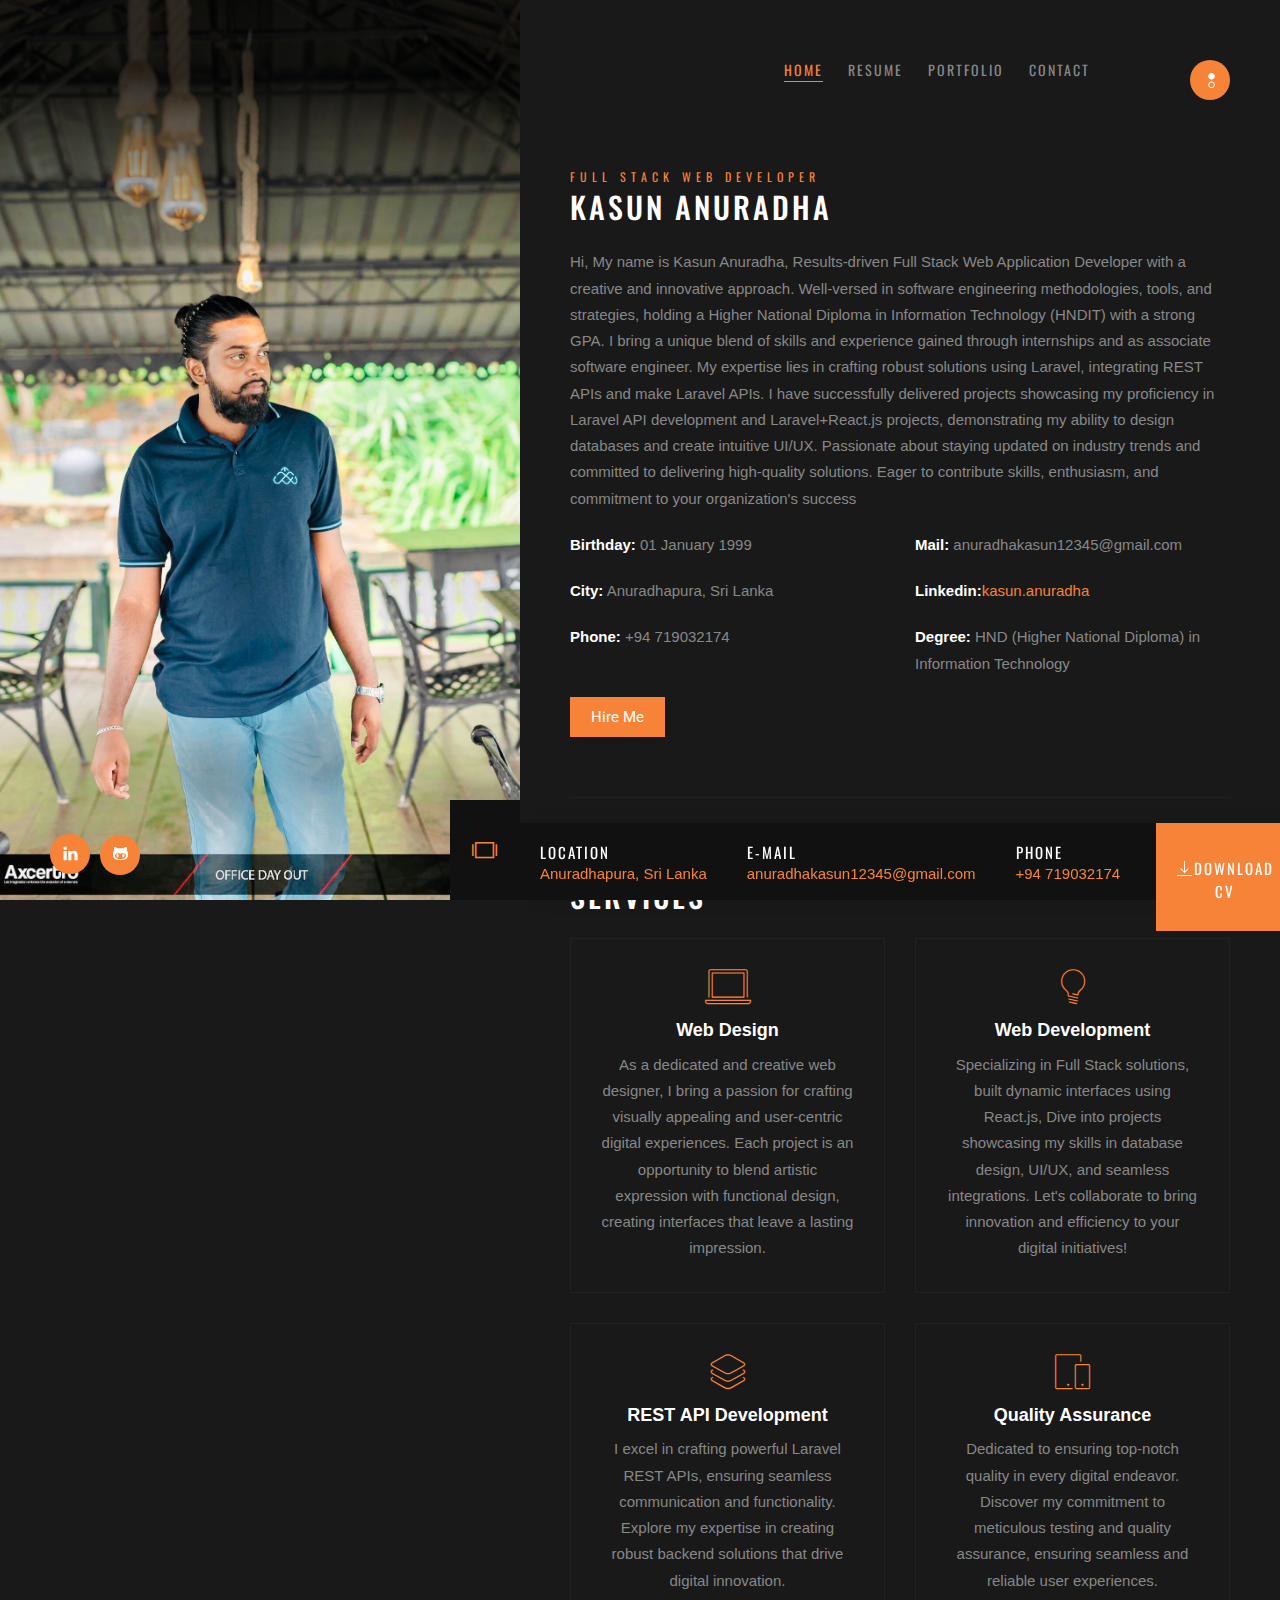
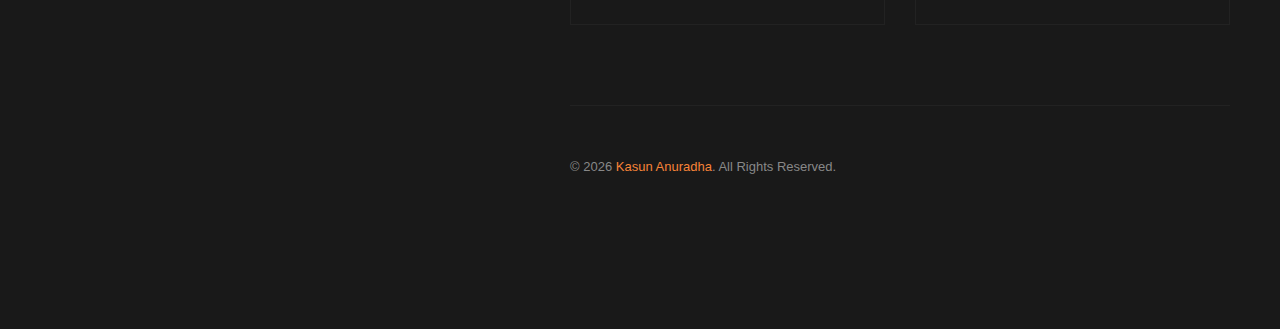
<file: index.html>
<!DOCTYPE html>
<html lang="en" class="no-js">
  <head>
    <title>Kasun Anuradha Portfolio</title>
    <meta charset="utf-8" />
    <meta
      name="viewport"
      content="width=device-width, initial-scale=1, shrink-to-fit=no"
    />
    <link rel="shortcut icon" href="images/favicon.png" />
    <link rel="stylesheet" href="assets/css/bootstrap.min.css" />
    <link rel="stylesheet" href="assets/css/et-lineicons.css" />
    <link rel="stylesheet" href="assets/css/themify-icons.css" />
    <link rel="stylesheet" href="assets/css/owl.carousel.min.css" />
    <link rel="stylesheet" href="assets/css/style.css" />
    <link rel="stylesheet" href="assets/css/style-animations.css" />
    <!-- Global site tag (gtag.js) - Google Analytics -->
    <script
      async
      src="https://www.googletagmanager.com/gtag/js?id=UA-144098545-1"
    ></script>
    <script>
      window.dataLayer = window.dataLayer || [];
      function gtag() {
        dataLayer.push(arguments);
      }
      gtag("js", new Date());
      gtag("config", "UA-144098545-1");
    </script>
  </head>

  <body class="cv has-additional-menu-content">
    <header id="identity">
      <!-- Logo -->
      <!-- <div class="logo">
        <a href="index.html" class="logo-link" rel="home">
          <img src="images/logo.png" class="logo" alt="" />
        </a>
      </div> -->
    </header>
    <!-- Menu -->
    <div id="site-menu">
      <nav class="nav-menu">
        <ul>
          <li class="menu-item current-menu-item">
            <a href="index.html">Home</a>
          </li>
          <li class="menu-item"><a href="resume.html">Resume</a></li>
          <li class="menu-item"><a href="portfolio.html">Portfolio</a></li>
          <!-- <li class="menu-item menu-item-has-children">
            <a href="blog.html">Blog</a>
            <a href="index.html#" class="menu-expand mdi"></a>
            <ul class="sub-menu">
              <li class="menu-item"><a href="post.html">Post</a></li>
              <li class="menu-item menu-item-has-children">
                <a href="#">Submenu - 1</a>
                <a href="index.html#" class="menu-expand mdi"></a>
                <ul class="sub-menu">
                  <li class="menu-item"><a href="#">Submenu - 2</a></li>
                  <li class="menu-item"><a href="#">Submenu - 2</a></li>
                </ul>
              </li>
            </ul>
          </li> -->
          <li class="menu-item"><a href="contact.html">Contact</a></li>
        </ul>
      </nav>
    </div>
    <div class="menu-overlay"></div>
    <div class="site-menu-toggle">
      <a href="about.html#site-menu" class="ti">
        <span class="screen-reader-text">Toggle navigation</span>
      </a>
    </div>
    <!-- Social Media -->
    <div id="social-profiles">
      <nav class="social-menu">
        <ul>
          <li class="menu-item">
            <a
              href="https://www.linkedin.com/in/kasun-anuradha/"
              target="_blank"
              ><span class="ti"></span
            ></a>
          </li>
          <li class="menu-item">
            <a href="https://github.com/kasunAnuradha123" target="_blank"
              ><span class="ti-github"></span
            ></a>
          </li>
        </ul>
      </nav>
    </div>
    <!-- Media -->
    <!-- <div class="hero-media">
      <div class="owl-carousel" data-expand-duration="800">
        <div class="item owl-lazy" data-src="images/slider.jpg"></div>
      </div>
      <span class="overlay"></span> <span class="ti ti-spin ti-loading"></span>
    </div> -->

    <div class="hero-media">
      <div class="owl-carousel owl-loaded" data-expand-duration="800">
        <div class="owl-stage-outer">
          <div
            class="owl-stage"
            style="
              transform: translate3d(0px, 0px, 0px);
              transition: all 0s ease 0s;
              width: 1038px;
            "
          >
            <div class="owl-item active" style="width: 1038px">
              <div class="item owl-lazy" data-src="images/me/my5.jpg"></div>
            </div>
          </div>
        </div>
        <div class="owl-nav disabled">
          <a href="#" class="owl-prev disabled"
            ><span class="ti ti-arrow-left"></span></a
          ><a href="#" class="owl-next disabled"
            ><span class="ti ti-arrow-right"></span
          ></a>
        </div>
        <div class="owl-expand">
          <a href="#"><span class="ti"></span></a>
        </div>
        <div class="owl-dots disabled"></div>
      </div>
      <span class="overlay"></span>
      <span
        class="ti ti-spin ti-loading finished"
        style="right: 0px; text-indent: 100px"
      ></span>
    </div>

    <!-- Content -->
    <div class="content-wrap clearfix">
      <!-- About Me -->
      <div class="mccan page">
        <h3 class="title-small">Full Stack Web Developer</h3>
        <h2 class="title">Kasun Anuradha</h2>
        <div class="content">
          <div class="grid-container">
            <div class="grid-column">
              <p>
                Hi, My name is Kasun Anuradha, Results-driven Full Stack Web
                Application Developer with a creative and innovative approach.
                Well-versed in software engineering methodologies, tools, and
                strategies, holding a Higher National Diploma in Information
                Technology (HNDIT) with a strong GPA. I bring a unique blend of
                skills and experience gained through internships and as
                associate software engineer. My expertise lies in crafting
                robust solutions using Laravel, integrating REST APIs and make
                Laravel APIs. I have successfully delivered projects showcasing
                my proficiency in Laravel API development and Laravel+React.js
                projects, demonstrating my ability to design databases and
                create intuitive UI/UX. Passionate about staying updated on
                industry trends and committed to delivering high-quality
                solutions. Eager to contribute skills, enthusiasm, and
                commitment to your organization's success
              </p>
              <div class="row">
                <div class="col-md-6">
                  <p><b>Birthday:</b> 01 January 1999</p>
                  <p><b>City:</b> Anuradhapura, Sri Lanka</p>
                  <p><b>Phone:</b> +94 719032174</p>
                </div>
                <div class="col-md-6">
                  <p><b>Mail:</b> anuradhakasun12345@gmail.com</p>
                  <p>
                    <b>Linkedin:</b
                    ><a href="https://www.linkedin.com/in/kasun-anuradha/"
                      >kasun.anuradha</a
                    >
                  </p>
                  <p>
                    <b>Degree:</b> HND (Higher National Diploma) in Information
                    Technology
                  </p>
                </div>
              </div>
              <a href="https://wa.me/94719032174" class="btn ajax">Hire Me</a>
            </div>
          </div>
        </div>
      </div>
      <div class="divider1"></div>
      <!-- Services -->
      <div class="mccan page">
        <h3 class="title-small">What I Do</h3>
        <h2 class="title">Services</h2>
        <div class="content">
          <div class="grid-container">
            <div class="grid-column">
              <div class="row">
                <div class="col-md-6">
                  <div class="feature feature-left">
                    <div class="mccan-icon">
                      <span class="et-laptop font-35px"></span>
                    </div>
                    <div class="mccan-text">
                      <h3>Web Design</h3>
                      <p>
                        As a dedicated and creative web designer, I bring a
                        passion for crafting visually appealing and user-centric
                        digital experiences. Each project is an opportunity to
                        blend artistic expression with functional design,
                        creating interfaces that leave a lasting impression.
                      </p>
                    </div>
                  </div>
                </div>
                <div class="col-md-6">
                  <div class="feature feature-left">
                    <div class="mccan-icon">
                      <span class="et-lightbulb font-35px"></span>
                    </div>
                    <div class="mccan-text">
                      <h3>Web Development</h3>
                      <p>
                        Specializing in Full Stack solutions, built dynamic
                        interfaces using React.js, Dive into projects showcasing
                        my skills in database design, UI/UX, and seamless
                        integrations. Let's collaborate to bring innovation and
                        efficiency to your digital initiatives!
                      </p>
                    </div>
                  </div>
                </div>
                <div class="col-md-6">
                  <div class="feature feature-left">
                    <div class="mccan-icon">
                      <span class="et-layers font-30px"></span>
                    </div>
                    <div class="mccan-text">
                      <h3>REST API Development</h3>
                      <p>
                        I excel in crafting powerful Laravel REST APIs, ensuring
                        seamless communication and functionality. Explore my
                        expertise in creating robust backend solutions that
                        drive digital innovation.
                      </p>
                    </div>
                  </div>
                </div>
                <div class="col-md-6">
                  <div class="feature feature-left">
                    <div class="mccan-icon">
                      <span class="et-mobile font-35px"></span>
                    </div>
                    <div class="mccan-text">
                      <h3>Quality Assurance</h3>
                      <p>
                        Dedicated to ensuring top-notch quality in every digital
                        endeavor. Discover my commitment to meticulous testing
                        and quality assurance, ensuring seamless and reliable
                        user experiences.
                      </p>
                    </div>
                  </div>
                </div>
              </div>
            </div>
          </div>
        </div>
      </div>
      <!-- Copyright -->
      <div class="copyright">
        <p>
          &copy; <span id="currentYear"></span>
          <a href="index.html">Kasun Anuradha</a>. All Rights Reserved.
        </p>
      </div>
    </div>
    <!-- Hidden Menu -->
    <div class="additional-menu-content">
      <h3 class="title-small">Full Stack Web Developer</h3>
      <h2 class="title">Kasun Anuradha</h2>
      <img src="images/me/m1.jpeg" alt="" />
      <p>
        Hi, My name is Kasun Anuradha. I am a Web Developer, Results-driven Full
        Stack Web Application Developer with a creative and innovative approach.
        Well-versed in software engineering methodologies, tools, and
        strategies, holding a Higher National Diploma in Information Technology
        (HNDIT) with a strong GPA. I bring a unique blend of skills and
        experience gained through internships and as associate software
        engineer. My expertise lies in crafting robust solutions using Laravel,
      </p>
      <a href="https://wa.me/94719032174" class="btn">Hire Me</a>
    </div>
    <!-- My Info -->
    <div class="my-info">
      <div class="box">
        <div class="field field-my-info field-separator">
          <h6>Location</h6>
          <p>Anuradhapura, Sri Lanka</p>
        </div>
        <div class="field field-my-info field-separator">
          <h6>E-Mail</h6>
          <p>anuradhakasun12345@gmail.com</p>
        </div>
        <div class="field field-my-info field-separator">
          <h6>Phone</h6>
          <p>+94 719032174</p>
        </div>
        <div class="clear"></div>
        <button type="submit" class="button-color">
          <a href="images/Kasun_Anuradha_Liyanage_cv.pdf" class="btn">
            <span class="ti-download"></span>DOWNLOAD CV</a
          >
        </button>
      </div>
    </div>
    <!-- Js -->
    <script src="assets/js/jquery-3.3.1.min.js"></script>
    <script src="assets/js/modernizr-custom.js"></script>
    <script src="assets/js/owl-carousel.min.js"></script>
    <script src="assets/js/functions.js"></script>
    <script>
      document.getElementById("currentYear").innerHTML =
        new Date().getFullYear();
    </script>
  </body>
</html>
</file>
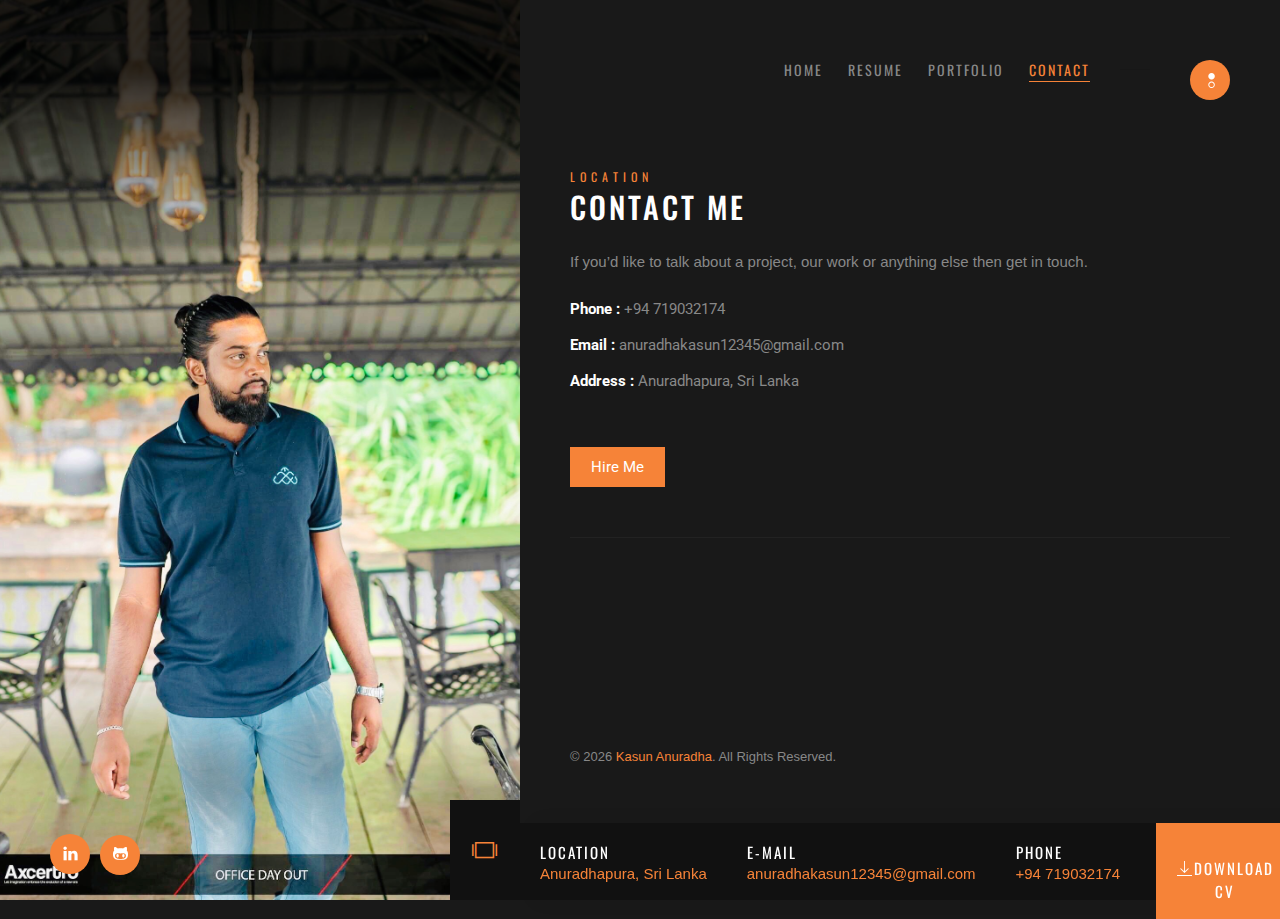
<file: contact.html>
<!DOCTYPE html>
<html lang="en" class="no-js">
  <head>
    <title>McCan</title>
    <meta charset="utf-8" />
    <meta
      name="viewport"
      content="width=device-width, initial-scale=1, shrink-to-fit=no"
    />
    <link rel="shortcut icon" href="images/favicon.png" />
    <link rel="stylesheet" href="assets/css/bootstrap.min.css" />
    <link rel="stylesheet" href="assets/css/themify-icons.css" />
    <link rel="stylesheet" href="assets/css/owl.carousel.min.css" />
    <link rel="stylesheet" href="assets/css/style.css" />
    <link rel="stylesheet" href="assets/css/style-animations.css" />
    <!-- Global site tag (gtag.js) - Google Analytics -->
    <script
      async
      src="https://www.googletagmanager.com/gtag/js?id=UA-144098545-1"
    ></script>
    <script>
      window.dataLayer = window.dataLayer || [];
      function gtag() {
        dataLayer.push(arguments);
      }
      gtag("js", new Date());
      gtag("config", "UA-144098545-1");
    </script>
  </head>

  <body class="cv has-additional-menu-content">
    <header id="identity"></header>
    <!-- Menu -->
    <div id="site-menu">
      <nav class="nav-menu">
        <ul>
          <li class="menu-item"><a href="index.html">Home</a></li>
          <li class="menu-item"><a href="resume.html">Resume</a></li>
          <li class="menu-item"><a href="portfolio.html">Portfolio</a></li>

          <li class="menu-item current-menu-item">
            <a href="contact.html">Contact</a>
          </li>
        </ul>
      </nav>
    </div>
    <div class="menu-overlay"></div>
    <div class="site-menu-toggle">
      <a href="contact.html#site-menu" class="ti">
        <span class="screen-reader-text">Toggle navigation</span>
      </a>
    </div>
    <!-- Social Media -->
    <div id="social-profiles">
      <nav class="social-menu">
        <ul>
          <li class="menu-item">
            <a
              href="https://www.linkedin.com/in/kasun-anuradha/"
              target="_blank"
              ><span class="ti"></span
            ></a>
          </li>
          <li class="menu-item">
            <a href="https://github.com/kasunAnuradha123" target="_blank"
              ><span class="ti-github"></span
            ></a>
          </li>
        </ul>
      </nav>
    </div>
    <!-- Media -->
    <div class="hero-media">
      <div class="owl-carousel" data-expand-duration="800">
        <div class="item owl-lazy" data-src="images/me/my5.jpg"></div>
      </div>
      <span class="overlay"></span> <span class="ti ti-spin ti-loading"></span>
    </div>
    <!-- Content -->
    <div class="content-wrap">
      <div class="mccan page">
        <h3 class="title-small">LOCATION</h3>
        <h2 class="title">Contact Me</h2>
        <div class="content">
          <div class="row">
            <div class="col-md-12">
              <p>
                If you’d like to talk about a project, our work or anything else
                then get in touch.
              </p>
              <div class="list">
                <ul>
                  <li><strong>Phone :</strong> +94 719032174</li>
                  <li><strong>Email :</strong> anuradhakasun12345@gmail.com</li>
                  <li><strong>Address :</strong> Anuradhapura, Sri Lanka</li>
                </ul>
              </div>
            </div>
          </div>
        </div>
      </div>
      <br /><br />
      <a href="https://wa.me/94719032174" class="btn ajax">Hire Me</a>
      <!-- Copyright -->
      <div class="copyright">
        <br /><br /><br /><br /><br /><br />
        <p>
          &copy; <span id="currentYear"></span>
          <a href="index.html">Kasun Anuradha</a>. All Rights Reserved.
        </p>
      </div>
    </div>
    <!-- Hidden Menu -->
    <div class="additional-menu-content">
      <h3 class="title-small">Full Stack Web Developer</h3>
      <h2 class="title">Kasun Anuradha</h2>
      <img src="images/me/m1.jpeg" alt="" />
      <p>
        Hi, My name is Kasun Anuradha. I am a Web Developer, Results-driven Full
        Stack Web Application Developer with a creative and innovative approach.
        Well-versed in software engineering methodologies, tools, and
        strategies, holding a Higher National Diploma in Information Technology
        (HNDIT) with a strong GPA. I bring a unique blend of skills and
        experience gained through internships and as associate software
        engineer. My expertise lies in crafting robust solutions using Laravel,
      </p>
      <a href="https://wa.me/94719032174" class="btn">Hire Me</a>
    </div>

    <!-- My Info -->
    <div class="my-info">
      <div class="box">
        <div class="field field-my-info field-separator">
          <h6>Location</h6>
          <p>Anuradhapura, Sri Lanka</p>
        </div>
        <div class="field field-my-info field-separator">
          <h6>E-Mail</h6>
          <p>anuradhakasun12345@gmail.com</p>
        </div>
        <div class="field field-my-info field-separator">
          <h6>Phone</h6>
          <p>+94 719032174</p>
        </div>
        <div class="clear"></div>

        <button type="submit" class="button-color">
          <a
            href="images/Sri Lanka Institute of Advanced Technological Education Higher National.pdf"
            class="btn"
          >
            <span class="ti-download"></span>DOWNLOAD CV</a
          >
        </button>
      </div>
    </div>
    <!-- Js -->
    <script src="assets/js/jquery-3.3.1.min.js"></script>
    <script src="assets/js/modernizr-custom.js"></script>
    <script src="assets/js/owl-carousel.min.js"></script>
    <script src="assets/js/functions.js"></script>
    <script>
      document.getElementById("currentYear").innerHTML =
        new Date().getFullYear();
    </script>
  </body>
</html>
</file>
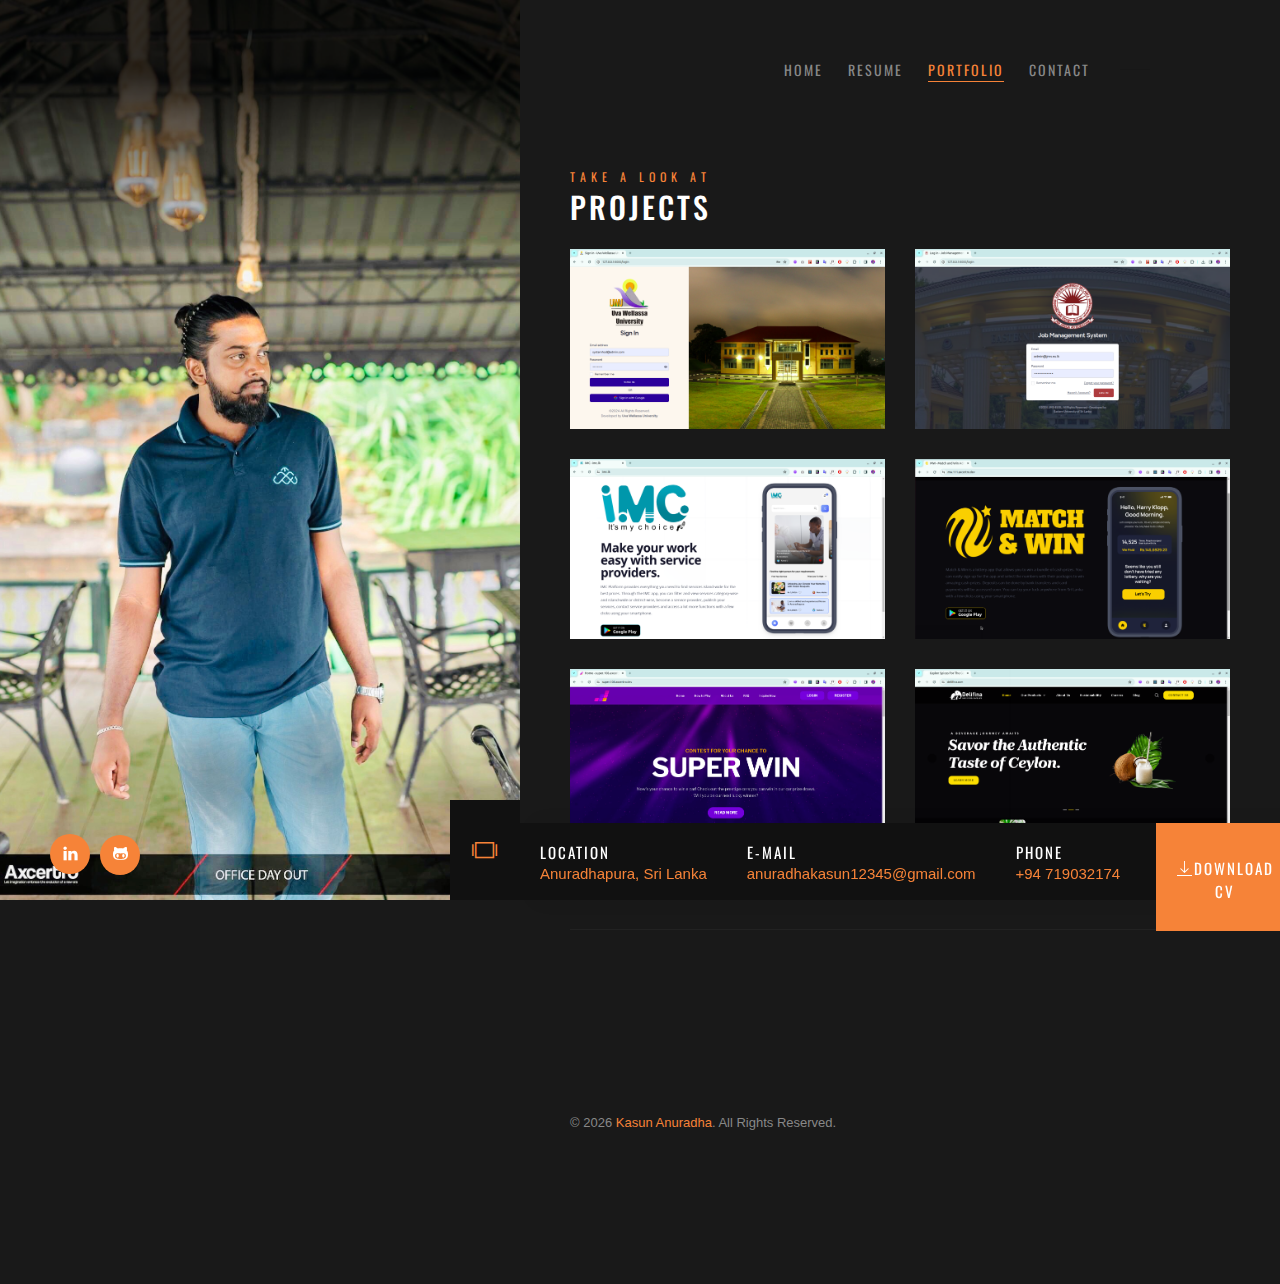
<file: portfolio.html>
<!DOCTYPE html>
<html lang="en" class="no-js">
  <head>
    <title>Kasun Anuradha Portfolio</title>
    <meta charset="utf-8" />
    <meta
      name="viewport"
      content="width=device-width, initial-scale=1, shrink-to-fit=no"
    />
    <link rel="shortcut icon" href="images/favicon.png" />
    <link rel="stylesheet" href="assets/css/bootstrap.min.css" />
    <link rel="stylesheet" href="assets/css/et-lineicons.css" />
    <link rel="stylesheet" href="assets/css/themify-icons.css" />
    <link rel="stylesheet" href="assets/css/owl.carousel.min.css" />
    <link rel="stylesheet" href="assets/css/style.css" />
    <link rel="stylesheet" href="assets/css/style-animations.css" />
    <!-- Global site tag (gtag.js) - Google Analytics -->
    <script
      async
      src="https://www.googletagmanager.com/gtag/js?id=UA-144098545-1"
    ></script>
    <script>
      window.dataLayer = window.dataLayer || [];
      function gtag() {
        dataLayer.push(arguments);
      }
      gtag("js", new Date());
      gtag("config", "UA-144098545-1");
    </script>
  </head>

  <body class="cv has-additional-menu-content">
    <header id="identity">
    
    </header>
    <!-- Menu -->
    <div id="site-menu">
      <nav class="nav-menu">
        <ul>
          <li class="menu-item"><a href="index.html">Home</a></li>
          <li class="menu-item"><a href="resume.html">Resume</a></li>
          <li class="menu-item current-menu-item">
            <a href="portfolio.html">Portfolio</a>
          </li>
          <li class="menu-item"><a href="contact.html">Contact</a></li>
        </ul>
      </nav>
    </div>
    <div class="menu-overlay"></div>
    <!-- <div class="site-menu-toggle">
      <a href="about.html#site-menu" class="ti">
        <span class="screen-reader-text">Toggle navigation</span>
      </a>
    </div> -->
    <!-- Social Media -->
    <div id="social-profiles">
      <nav class="social-menu">
        <ul>
          <li class="menu-item">
            <a href="https://www.linkedin.com/in/kasun-anuradha/" target="_blank"
              ><span class="ti"></span
            ></a>
          </li>
          <li class="menu-item">
            <a href="https://github.com/kasunAnuradha123" target="_blank"
              ><span class=" ti-github"></span
            ></a>
          </li>
        </ul>
      </nav>
    </div>
    <!-- Media -->
    <div class="hero-media">
      <div class="owl-carousel" data-expand-duration="800">
        <div class="item owl-lazy" data-src="images/me/my5.jpg"></div>
      </div>
      <span class="overlay"></span> <span class="ti ti-spin ti-loading"></span>
    </div>
    <!-- Content -->
    <div class="content-wrap clearfix">
      <div class="mccan page">
        <h3 class="title-small">Take A Look At</h3>
        <h2 class="title">Projects</h2>
        <div class="content">
          <div class="grid-container">
            <div class="grid-column">
              <div class="row">
                <div class="col-md-6">
                  <a href="projects1.html" class="desc">
                    <div class="project">
                      <img
                        src="images/project/p1/1.1.png"
                        class="img-fluid"
                        alt=""
                      />
                      <div class="desc">
                        <div class="con">
                          <h3>UWU System</h3>
                          <span>Uva Wellassa University Management System</span>
                        </div>
                      </div>
                    </div>
                  </a>
                </div>
                <div class="col-md-6">
                  <a href="projects2.html" class="desc">
                    <div class="project">
                      <img
                        src="images/project/p2/2.1.png"
                        class="img-fluid"
                        alt=""
                      />
                      <div class="desc">
                        <div class="con">
                          <h3>JMS-EUSL</h3>
                          <span>Job Management System of Eastern University of Sri Lanka</span>
                        </div>
                      </div>
                    </div>
                  </a>
                </div>
                <div class="col-md-6">
                  <a href="projects3.html" class="desc">
                    <div class="project">
                      <img
                        src="images/project/p3/3.1.png"
                        class="img-fluid"
                        alt=""
                      />
                      <div class="desc">
                        <div class="con">
                          <h3>IMC</h3>
                          <span>IMC Server provider Web Site</span>
                        </div>
                      </div>
                    </div>
                  </a>
                </div>
                <div class="col-md-6">
                  <a href="projects4.html" class="desc">
                    <div class="project">
                      <img
                        src="images/project/p4/4.1.png"
                        class="img-fluid"
                        alt=""
                      />
                      <div class="desc">
                        <div class="con">
                          <h3>Match And Win</h3>
                          <span>Match and Win is the Lottery APP</span>
                        </div>
                      </div>
                    </div>
                  </a>
                </div>
                 <div class="col-md-6">
                  <a href="https://super.108.axcertro.dev/" class="desc">
                    <div class="project">
                      <img
                         src="images/project/6.1.png"
                        class="img-fluid"
                        alt=""
                      />
                      <div class="desc">
                        <div class="con">
                          <h3>Super Win</h3>
                          <span>Super Win is Lottery Web site</span>
                        </div>
                      </div>
                    </div>
                  </a>
                </div>
                <div class="col-md-6">
                  <a href="https://delifina.com/" class="desc">
                    <div class="project">
                      <img
                          src="images/project/p5/5.1.png"
                        class="img-fluid"
                        alt=""
                      />
                      <div class="desc">
                        <div class="con">
                          <h3>Delifina</h3>
                          <span>Delifina is leading food exporter company</span>
                        </div>
                      </div>
                    </div>
                  </a>
                </div>
              </div>
            </div>
          </div>
        </div>
      </div>
      <!-- Copyright -->
     <div class="copyright"><br><br><br><br><br>
        <p>
          &copy; <span id="currentYear"></span>
          <a href="index.html">Kasun Anuradha</a>. All Rights Reserved.
        </p>
      </div>
    <!-- Hidden Menu -->
    <div class="additional-menu-content">
      <h3 class="title-small">Full Stack Web Developer</h3>
      <h2 class="title">Kasun Anuradha</h2>
      <img src="images/me/m1.jpeg" alt="" />
      <p>
        Hi, My name is Kasun Anuradha. I am a Web Developer, Results-driven Full
        Stack Web Application Developer with a creative and innovative approach.
        Well-versed in software engineering methodologies, tools, and
        strategies, holding a Higher National Diploma in Information Technology
        (HNDIT) with a strong GPA. I bring a unique blend of skills and
        experience gained through internships and as associate software
        engineer. My expertise lies in crafting robust solutions using Laravel,
      </p>
      <a href="https://wa.me/94719032174" class="btn">Hire Me</a>
    </div>
    <!-- My Info -->
    <div class="my-info">
      <div class="box">
       <div class="field field-my-info field-separator">
          <h6>Location</h6>
          <p>Anuradhapura, Sri Lanka</p>
        </div>
        <div class="field field-my-info field-separator">
          <h6>E-Mail</h6>
          <p>anuradhakasun12345@gmail.com</p>
        </div>
        <div class="field field-my-info field-separator">
          <h6>Phone</h6>
          <p>+94 719032174</p>
        </div>
        <div class="clear"></div>
       <button type="submit" class="button-color">
          <a
            href="images/Sri Lanka Institute of Advanced Technological Education Higher National.pdf"
            class="btn"
          >
            <span class="ti-download"></span>DOWNLOAD CV</a
          >
        </button>
      </div>
    </div>
    <!-- Js -->
    <script src="assets/js/jquery-3.3.1.min.js"></script>
    <script src="assets/js/modernizr-custom.js"></script>
    <script src="assets/js/owl-carousel.min.js"></script>
    <script src="assets/js/functions.js"></script>
     <script>
      document.getElementById("currentYear").innerHTML =
        new Date().getFullYear();
    </script>
  </body>
</html>
</file>
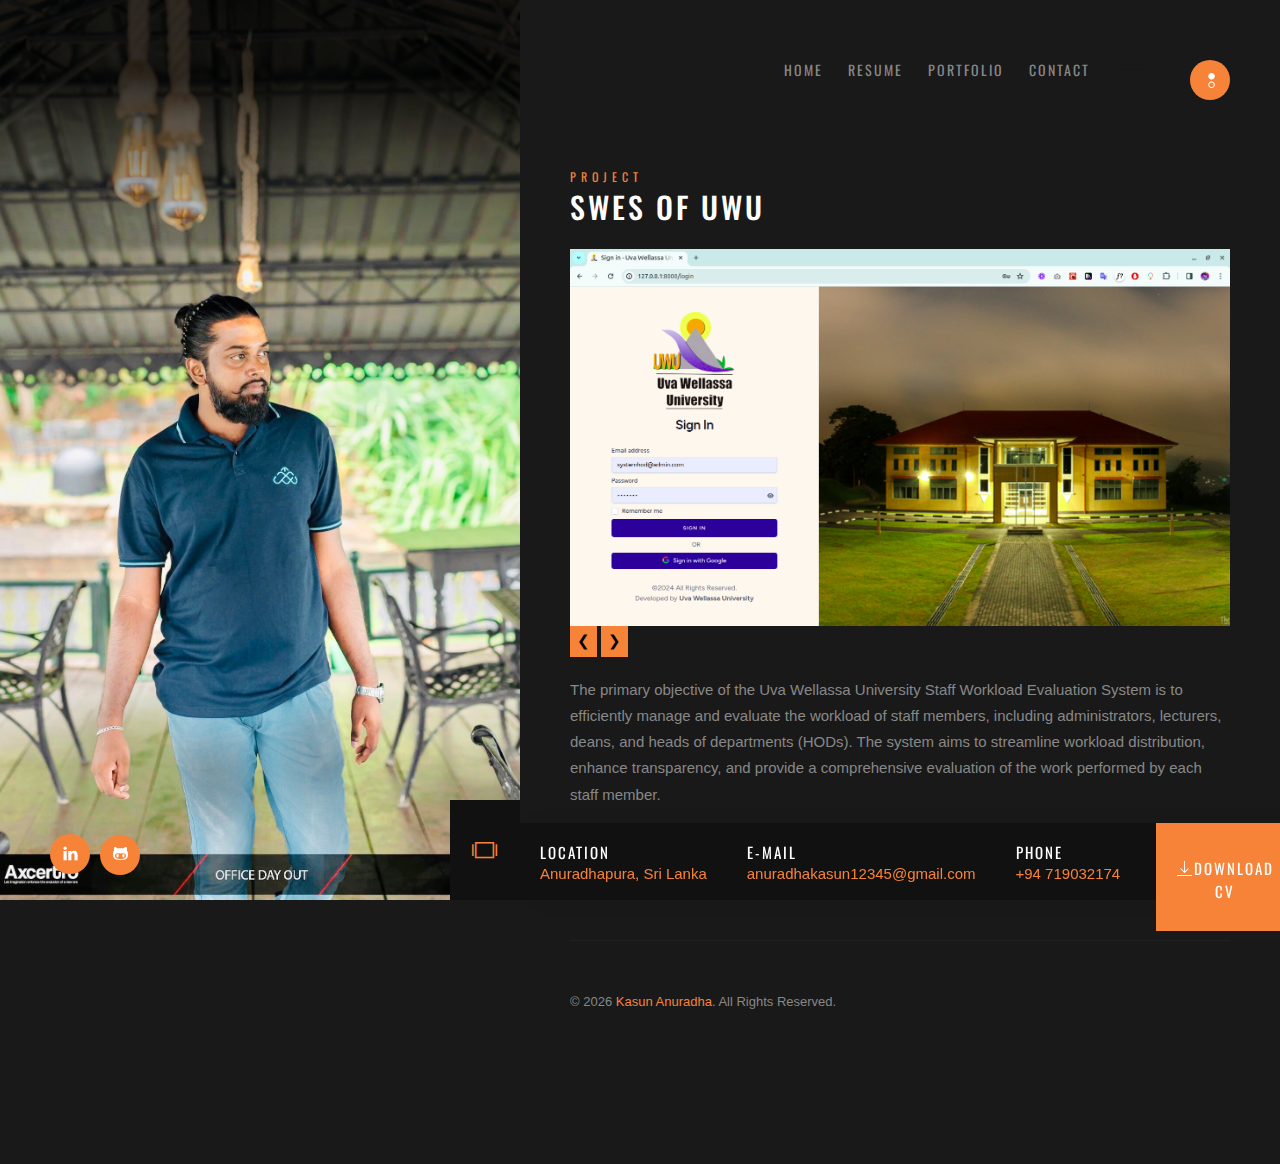
<file: projects1.html>
<!DOCTYPE html>
<html lang="en" class="no-js">
  <head>
    <title>Kasun Anuradha Portfolio</title>
    <meta charset="utf-8" />
    <meta
      name="viewport"
      content="width=device-width, initial-scale=1, shrink-to-fit=no"
    />
    <link rel="shortcut icon" href="images/favicon.png" />
    <link rel="stylesheet" href="assets/css/bootstrap.min.css" />
    <link rel="stylesheet" href="assets/css/themify-icons.css" />
    <link rel="stylesheet" href="assets/css/owl.carousel.min.css" />
    <link rel="stylesheet" href="assets/css/style.css" />
    <link rel="stylesheet" href="assets/css/style-animations.css" />
    <!-- Global site tag (gtag.js) - Google Analytics -->
    <script
      async
      src="https://www.googletagmanager.com/gtag/js?id=UA-144098545-1"
    ></script>
    <script>
      window.dataLayer = window.dataLayer || [];
      function gtag() {
        dataLayer.push(arguments);
      }
      gtag("js", new Date());
      gtag("config", "UA-144098545-1");
    </script>
    <style>
      .mySlides {
        display: none;
      }
    </style>
  </head>

  <body class="cv has-additional-menu-content">
    <header id="identity"></header>
    <!-- Menu -->
    <div id="site-menu">
      <nav class="nav-menu">
        <ul>
          <li class="menu-item"><a href="index.html">Home</a></li>
          <li class="menu-item"><a href="resume.html">Resume</a></li>
          <li class="menu-item"><a href="portfolio.html">Portfolio</a></li>
          <li class="menu-item"><a href="contact.html">Contact</a></li>
        </ul>
      </nav>
    </div>
    <div class="menu-overlay"></div>
    <div class="site-menu-toggle">
      <a href="blog.html#site-menu" class="ti">
        <span class="screen-reader-text">Toggle navigation</span>
      </a>
    </div>
    <!-- Social Media -->
    <div id="social-profiles">
      <nav class="social-menu">
        <ul>
          <li class="menu-item">
            <a
              href="https://www.linkedin.com/in/kasun-anuradha/"
              target="_blank"
              ><span class="ti"></span
            ></a>
          </li>
          <li class="menu-item">
            <a href="https://github.com/kasunAnuradha123" target="_blank"
              ><span class="ti-github"></span
            ></a>
          </li>
        </ul>
      </nav>
    </div>
    <!-- Media -->
    <div class="hero-media">
      <div class="owl-carousel" data-expand-duration="800">
        <div class="item owl-lazy" data-src="images/me/my5.jpg"></div>
      </div>
      <span class="overlay"></span> <span class="ti ti-spin ti-loading"></span>
    </div>
    <!-- Content -->
    <div class="content-wrap">
      <div class="mccan page">
        <h3 class="title-small">Project</h3>
        <h2 class="title">SWES of UWU</h2>
        <div class="content">
          <div class="grid-container">
            <div class="grid-column">
              <div class="project-listing">
                <div class="project">
                  <div class="media">
                    <!-- <a href="#"> <img src="images/project/p1/1.1.png" alt="" /> </a> -->

                    <div class="w3-content w3-display-container">
                      <img
                        class="mySlides"
                        src="images/project/p1/1.1.png"
                        style="width: 100%"
                      />
                      <img
                        class="mySlides"
                        src="images/project/p1/1.2.png"
                        style="width: 100%"
                      />
                      <img
                        class="mySlides"
                        src="images/project/p1/1.3.png"
                        style="width: 100%"
                      />
                      <img
                        class="mySlides"
                        src="images/project/p1/1.4.png"
                        style="width: 100%"
                      />
                      <img
                        class="mySlides"
                        src="images/project/p1/1.5.png"
                        style="width: 100%"
                      />
                      <img
                        class="mySlides"
                        src="images/project/p1/1.6.png"
                        style="width: 100%"
                      />

                      <button
                        class="w3-button w3-black w3-display-left"
                        onclick="plusDivs(-1)"
                      >
                        &#10094;
                      </button>
                      <button
                        class="w3-button w3-black w3-display-right"
                        onclick="plusDivs(1)"
                      >
                        &#10095;
                      </button>
                    </div>
                  </div>
                  <header class="header">
                    <div class="excerpt">
                      <p>
                        The primary objective of the Uva Wellassa University
                        Staff Workload Evaluation System is to efficiently
                        manage and evaluate the workload of staff members,
                        including administrators, lecturers, deans, and heads of
                        departments (HODs). The system aims to streamline
                        workload distribution, enhance transparency, and provide
                        a comprehensive evaluation of the work performed by each
                        staff member.
                      </p>

                      <div class="list">
                        <ul>
                          <li><strong>Project Name :</strong> SWES of UWU</li>
                          <!-- <li><strong>Client :</strong> Tempt Inc.</li> -->
                          <li>
                            <strong>Skills :</strong> Laravel, MySQL, Tailwind
                            CSS,React JS
                          </li>
                          <!-- <li><strong>Category :</strong> Brand Design</li> -->
                        </ul>
                      </div>
                    </div>
                  </header>
                </div>
              </div>
            </div>
          </div>
        </div>
      </div>
      <!-- Copyright -->
      <div class="copyright">
        <p>
          &copy; <span id="currentYear"></span>
          <a href="index.html">Kasun Anuradha</a>. All Rights Reserved.
        </p>
      </div>
    </div>
    <!-- Hidden Menu -->
    <div class="additional-menu-content">
      <h3 class="title-small">Full Stack Web Developer</h3>
      <h2 class="title">Kasun Anuradha</h2>
      <img src="images/me/m1.jpeg" alt="" />
      <p>
        Hi, My name is Kasun Anuradha. I am a Web Developer, Results-driven Full
        Stack Web Application Developer with a creative and innovative approach.
        Well-versed in software engineering methodologies, tools, and
        strategies, holding a Higher National Diploma in Information Technology
        (HNDIT) with a strong GPA. I bring a unique blend of skills and
        experience gained through internships and as associate software
        engineer. My expertise lies in crafting robust solutions using Laravel,
      </p>
      <a href="https://wa.me/94719032174" class="btn">Hire Me</a>
    </div>
    <!-- My Info -->
    <div class="my-info">
      <div class="box">
        <div class="field field-my-info field-separator">
          <h6>Location</h6>
          <p>Anuradhapura, Sri Lanka</p>
        </div>
        <div class="field field-my-info field-separator">
          <h6>E-Mail</h6>
          <p>anuradhakasun12345@gmail.com</p>
        </div>
        <div class="field field-my-info field-separator">
          <h6>Phone</h6>
          <p>+94 719032174</p>
        </div>
        <div class="clear"></div>
        <button type="submit" class="button-color">
          <a
            href="images/Sri Lanka Institute of Advanced Technological Education Higher National.pdf"
            class="btn"
          >
            <span class="ti-download"></span>DOWNLOAD CV</a
          >
        </button>
      </div>
    </div>
    <!-- Js -->
    <script src="assets/js/jquery-3.3.1.min.js"></script>
    <script src="assets/js/modernizr-custom.js"></script>
    <script src="assets/js/owl-carousel.min.js"></script>
    <script src="assets/js/functions.js"></script>

    <script>
      var slideIndex = 1;
      showDivs(slideIndex);

      function plusDivs(n) {
        showDivs((slideIndex += n));
      }

      function showDivs(n) {
        var i;
        var x = document.getElementsByClassName("mySlides");
        if (n > x.length) {
          slideIndex = 1;
        }
        if (n < 1) {
          slideIndex = x.length;
        }
        for (i = 0; i < x.length; i++) {
          x[i].style.display = "none";
        }
        x[slideIndex - 1].style.display = "block";
      }
    </script>
    <script>
      document.getElementById("currentYear").innerHTML =
        new Date().getFullYear();
    </script>
  </body>
</html>
</file>
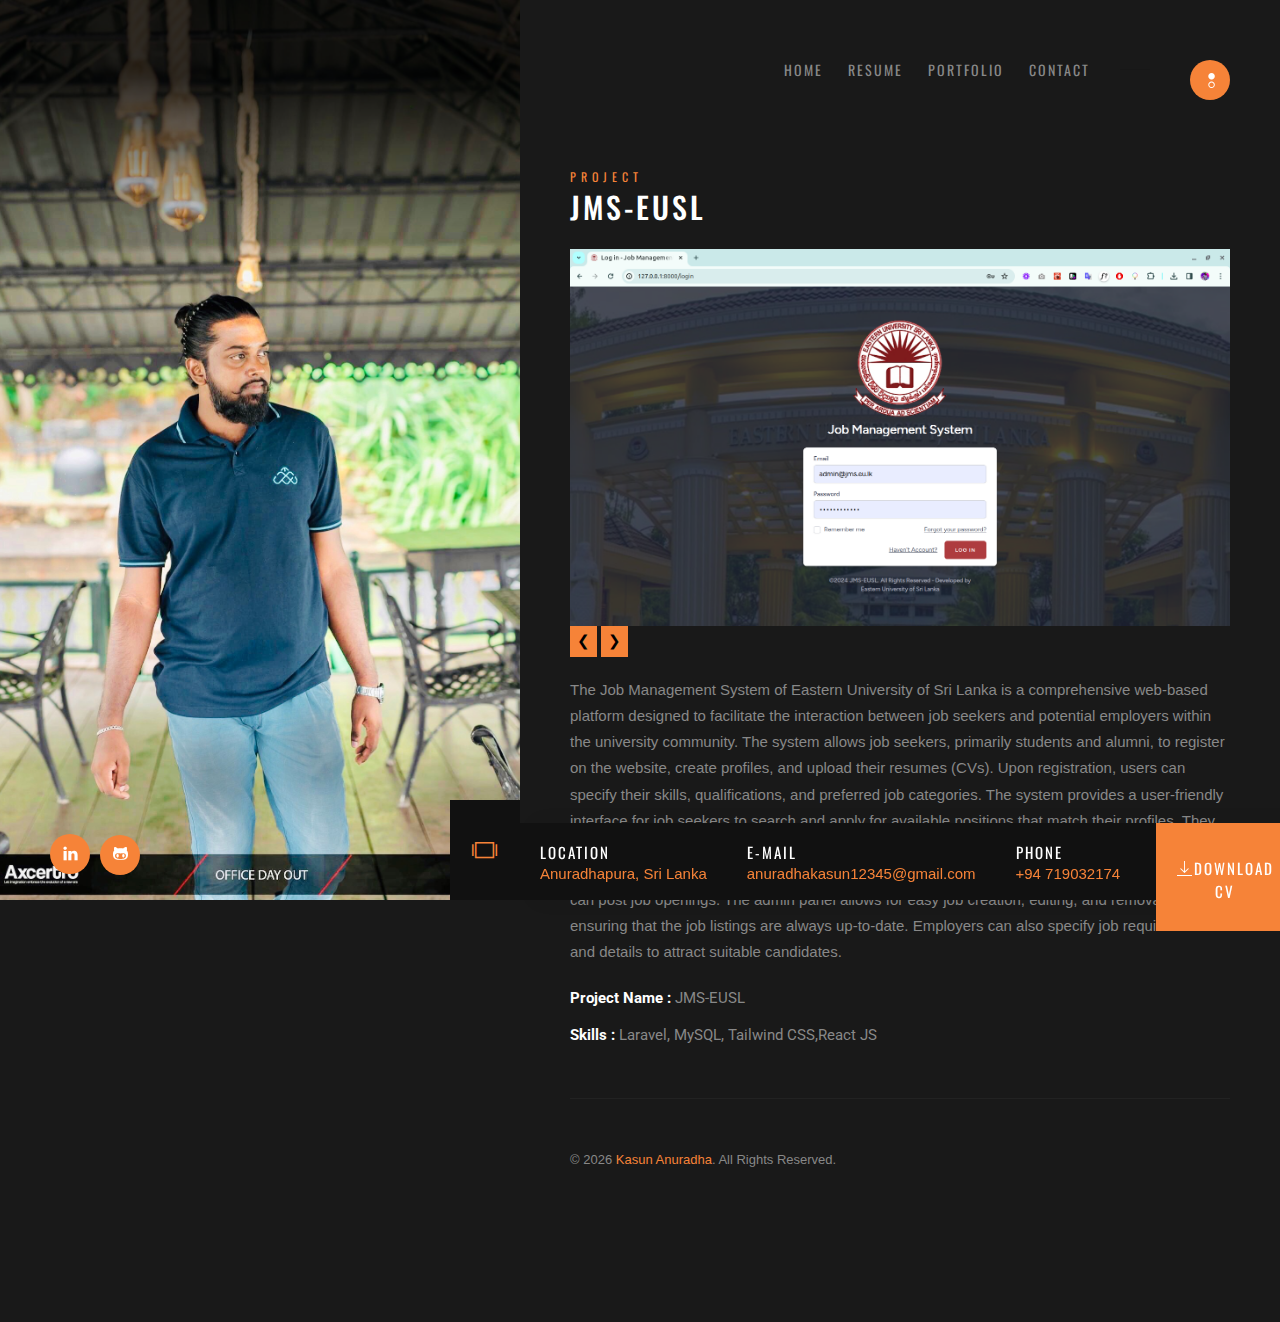
<file: projects2.html>
<!DOCTYPE html>
<html lang="en" class="no-js">
  <head>
    <title>Kasun Anuradha Portfolio</title>
    <meta charset="utf-8" />
    <meta
      name="viewport"
      content="width=device-width, initial-scale=1, shrink-to-fit=no"
    />
    <link rel="shortcut icon" href="images/favicon.png" />
    <link rel="stylesheet" href="assets/css/bootstrap.min.css" />
    <link rel="stylesheet" href="assets/css/themify-icons.css" />
    <link rel="stylesheet" href="assets/css/owl.carousel.min.css" />
    <link rel="stylesheet" href="assets/css/style.css" />
    <link rel="stylesheet" href="assets/css/style-animations.css" />
    <!-- Global site tag (gtag.js) - Google Analytics -->
    <script
      async
      src="https://www.googletagmanager.com/gtag/js?id=UA-144098545-1"
    ></script>
    <script>
      window.dataLayer = window.dataLayer || [];
      function gtag() {
        dataLayer.push(arguments);
      }
      gtag("js", new Date());
      gtag("config", "UA-144098545-1");
    </script>
    <style>
      .mySlides {
        display: none;
      }
    </style>
  </head>

  <body class="cv has-additional-menu-content">
    <header id="identity"></header>
    <!-- Menu -->
    <div id="site-menu">
      <nav class="nav-menu">
        <ul>
          <li class="menu-item"><a href="index.html">Home</a></li>
          <li class="menu-item"><a href="resume.html">Resume</a></li>
          <li class="menu-item"><a href="portfolio.html">Portfolio</a></li>
          <li class="menu-item"><a href="contact.html">Contact</a></li>
        </ul>
      </nav>
    </div>
    <div class="menu-overlay"></div>
    <div class="site-menu-toggle">
      <a href="blog.html#site-menu" class="ti">
        <span class="screen-reader-text">Toggle navigation</span>
      </a>
    </div>
    <!-- Social Media -->
    <div id="social-profiles">
      <nav class="social-menu">
        <ul>
          <li class="menu-item">
            <a
              href="https://www.linkedin.com/in/kasun-anuradha/"
              target="_blank"
              ><span class="ti"></span
            ></a>
          </li>
          <li class="menu-item">
            <a href="https://github.com/kasunAnuradha123" target="_blank"
              ><span class="ti-github"></span
            ></a>
          </li>
        </ul>
      </nav>
    </div>
    <!-- Media -->
    <div class="hero-media">
      <div class="owl-carousel" data-expand-duration="800">
        <div class="item owl-lazy" data-src="images/me/my5.jpg"></div>
      </div>
      <span class="overlay"></span> <span class="ti ti-spin ti-loading"></span>
    </div>
    <!-- Content -->
    <div class="content-wrap">
      <div class="mccan page">
        <h3 class="title-small">Project</h3>
        <h2 class="title">JMS-EUSL</h2>
        <div class="content">
          <div class="grid-container">
            <div class="grid-column">
              <div class="project-listing">
                <div class="project">
                  <div class="media">
                    <!-- <a href="#"> <img src="images/project/p1/1.1.png" alt="" /> </a> -->

                    <div class="w3-content w3-display-container">
                      <img
                        class="mySlides"
                        src="images/project/p2/2.1.png"
                        style="width: 100%"
                      />
                      <img
                        class="mySlides"
                        src="images/project/p2/2.2.png"
                        style="width: 100%"
                      />
                      <img
                        class="mySlides"
                        src="images/project/p2/2.3.png"
                        style="width: 100%"
                      />
                      <img
                        class="mySlides"
                        src="images/project/p2/2.4.png"
                        style="width: 100%"
                      />
                      <button
                        class="w3-button w3-black w3-display-left"
                        onclick="plusDivs(-1)"
                      >
                        &#10094;
                      </button>
                      <button
                        class="w3-button w3-black w3-display-right"
                        onclick="plusDivs(1)"
                      >
                        &#10095;
                      </button>
                    </div>
                  </div>
                  <header class="header">
                    <div class="excerpt">
                      <p>
                        The Job Management System of Eastern University of Sri
                        Lanka is a comprehensive web-based platform designed to
                        facilitate the interaction between job seekers and
                        potential employers within the university community. The
                        system allows job seekers, primarily students and
                        alumni, to register on the website, create profiles, and
                        upload their resumes (CVs). Upon registration, users can
                        specify their skills, qualifications, and preferred job
                        categories. The system provides a user-friendly
                        interface for job seekers to search and apply for
                        available positions that match their profiles. They can
                        filter job listings based on categories, making it easy
                        to find relevant opportunities. For employers and
                        administrators, the system includes an admin panel where
                        authorized personnel can post job openings. The admin
                        panel allows for easy job creation, editing, and
                        removal, ensuring that the job listings are always
                        up-to-date. Employers can also specify job requirements
                        and details to attract suitable candidates.
                      </p>

                      <div class="list">
                        <ul>
                          <li><strong>Project Name :</strong> JMS-EUSL</li>
                          <!-- <li><strong>Client :</strong> Tempt Inc.</li> -->
                          <li>
                            <strong>Skills :</strong> Laravel, MySQL, Tailwind
                            CSS,React JS
                          </li>
                          <!-- <li><strong>Category :</strong> Brand Design</li> -->
                        </ul>
                      </div>
                    </div>
                  </header>
                </div>
              </div>
            </div>
          </div>
        </div>
      </div>
      <!-- Copyright -->
      <div class="copyright">
        <p>
          &copy; <span id="currentYear"></span>
          <a href="index.html">Kasun Anuradha</a>. All Rights Reserved.
        </p>
      </div>
    </div>
    <!-- Hidden Menu -->
    <div class="additional-menu-content">
      <h3 class="title-small">Full Stack Web Developer</h3>
      <h2 class="title">Kasun Anuradha</h2>
      <img src="images/me/m1.jpeg" alt="" />
      <p>
        Hi, My name is Kasun Anuradha. I am a Web Developer, Results-driven Full
        Stack Web Application Developer with a creative and innovative approach.
        Well-versed in software engineering methodologies, tools, and
        strategies, holding a Higher National Diploma in Information Technology
        (HNDIT) with a strong GPA. I bring a unique blend of skills and
        experience gained through internships and as associate software
        engineer. My expertise lies in crafting robust solutions using Laravel,
      </p>
      <a href="https://wa.me/94719032174" class="btn">Hire Me</a>
    </div>
    <!-- My Info -->
    <div class="my-info">
      <div class="box">
        <div class="field field-my-info field-separator">
          <h6>Location</h6>
          <p>Anuradhapura, Sri Lanka</p>
        </div>
        <div class="field field-my-info field-separator">
          <h6>E-Mail</h6>
          <p>anuradhakasun12345@gmail.com</p>
        </div>
        <div class="field field-my-info field-separator">
          <h6>Phone</h6>
          <p>+94 719032174</p>
        </div>
        <div class="clear"></div>
        <button type="submit" class="button-color">
          <a
            href="images/Sri Lanka Institute of Advanced Technological Education Higher National.pdf"
            class="btn"
          >
            <span class="ti-download"></span>DOWNLOAD CV</a
          >
        </button>
      </div>
    </div>
    <!-- Js -->
    <script src="assets/js/jquery-3.3.1.min.js"></script>
    <script src="assets/js/modernizr-custom.js"></script>
    <script src="assets/js/owl-carousel.min.js"></script>
    <script src="assets/js/functions.js"></script>

    <script>
      var slideIndex = 1;
      showDivs(slideIndex);

      function plusDivs(n) {
        showDivs((slideIndex += n));
      }

      function showDivs(n) {
        var i;
        var x = document.getElementsByClassName("mySlides");
        if (n > x.length) {
          slideIndex = 1;
        }
        if (n < 1) {
          slideIndex = x.length;
        }
        for (i = 0; i < x.length; i++) {
          x[i].style.display = "none";
        }
        x[slideIndex - 1].style.display = "block";
      }
    </script>
    <script>
      document.getElementById("currentYear").innerHTML =
        new Date().getFullYear();
    </script>
  </body>
</html>
</file>
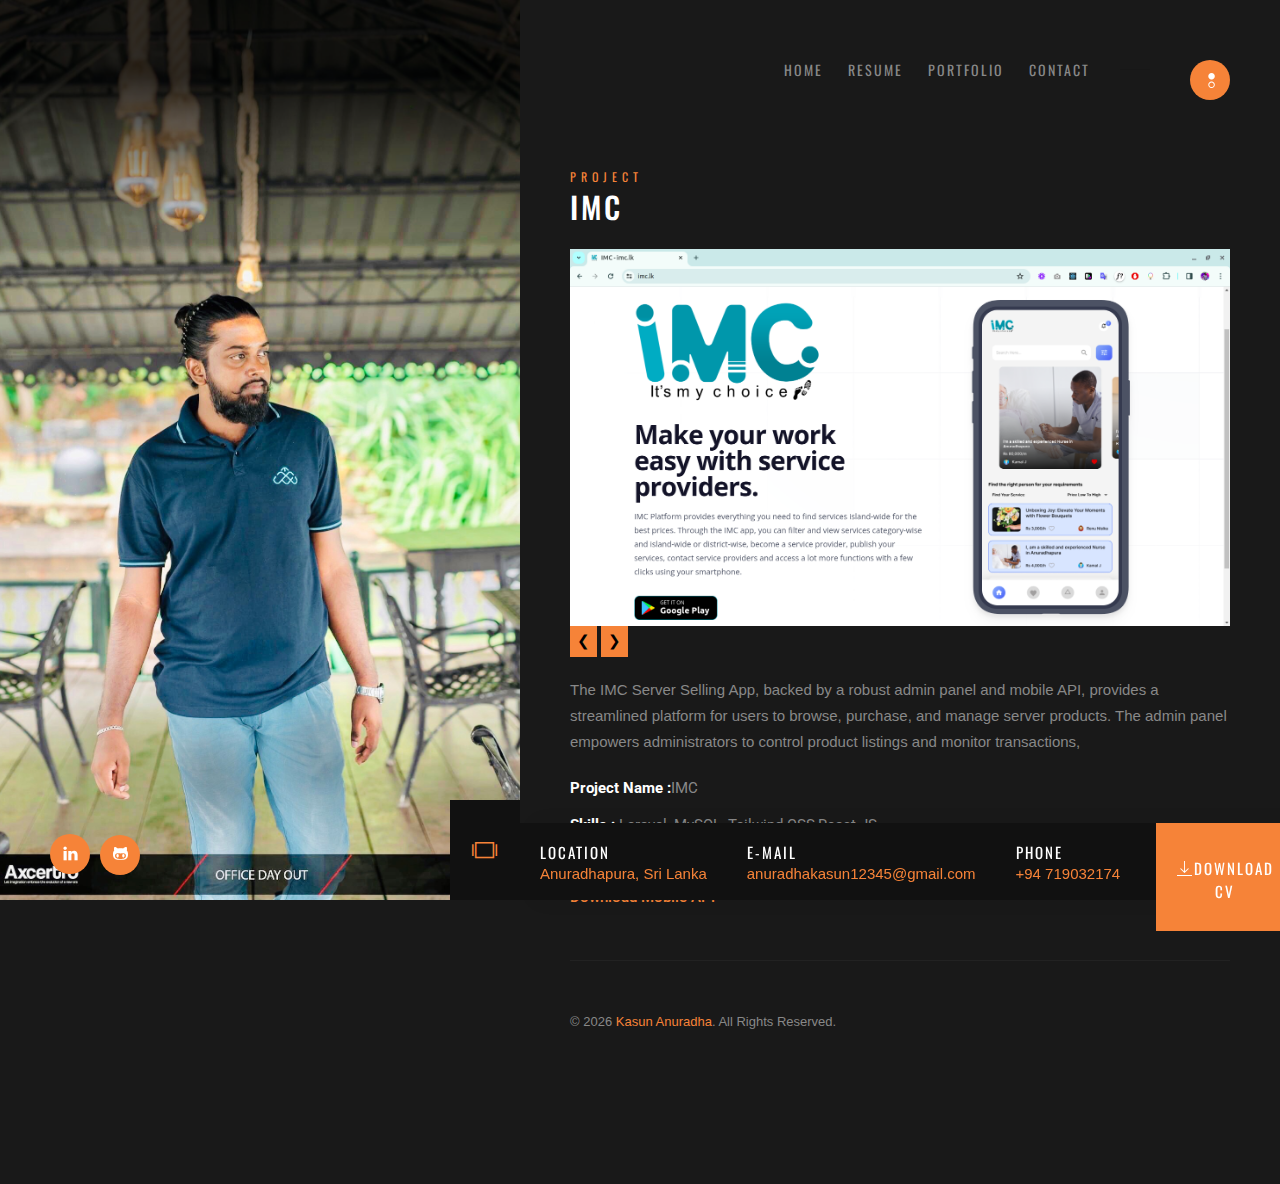
<file: projects3.html>
<!DOCTYPE html>
<html lang="en" class="no-js">
  <head>
    <title>Kasun Anuradha Portfolio</title>
    <meta charset="utf-8" />
    <meta
      name="viewport"
      content="width=device-width, initial-scale=1, shrink-to-fit=no"
    />
    <link rel="shortcut icon" href="images/favicon.png" />
    <link rel="stylesheet" href="assets/css/bootstrap.min.css" />
    <link rel="stylesheet" href="assets/css/themify-icons.css" />
    <link rel="stylesheet" href="assets/css/owl.carousel.min.css" />
    <link rel="stylesheet" href="assets/css/style.css" />
    <link rel="stylesheet" href="assets/css/style-animations.css" />
    <!-- Global site tag (gtag.js) - Google Analytics -->
    <script
      async
      src="https://www.googletagmanager.com/gtag/js?id=UA-144098545-1"
    ></script>
    <script>
      window.dataLayer = window.dataLayer || [];
      function gtag() {
        dataLayer.push(arguments);
      }
      gtag("js", new Date());
      gtag("config", "UA-144098545-1");
    </script>
    <style>
      .mySlides {
        display: none;
      }
    </style>
  </head>

  <body class="cv has-additional-menu-content">
    <header id="identity"></header>
    <!-- Menu -->
    <div id="site-menu">
      <nav class="nav-menu">
        <ul>
          <li class="menu-item"><a href="index.html">Home</a></li>
          <li class="menu-item"><a href="resume.html">Resume</a></li>
          <li class="menu-item"><a href="portfolio.html">Portfolio</a></li>
          <li class="menu-item"><a href="contact.html">Contact</a></li>
        </ul>
      </nav>
    </div>
    <div class="menu-overlay"></div>
    <div class="site-menu-toggle">
      <a href="blog.html#site-menu" class="ti">
        <span class="screen-reader-text">Toggle navigation</span>
      </a>
    </div>
    <!-- Social Media -->
    <div id="social-profiles">
      <nav class="social-menu">
        <ul>
          <li class="menu-item">
            <a
              href="https://www.linkedin.com/in/kasun-anuradha/"
              target="_blank"
              ><span class="ti"></span
            ></a>
          </li>
          <li class="menu-item">
            <a href="https://github.com/kasunAnuradha123" target="_blank"
              ><span class="ti-github"></span
            ></a>
          </li>
        </ul>
      </nav>
    </div>
    <!-- Media -->
    <div class="hero-media">
      <div class="owl-carousel" data-expand-duration="800">
        <div class="item owl-lazy" data-src="images/me/my5.jpg"></div>
      </div>
      <span class="overlay"></span> <span class="ti ti-spin ti-loading"></span>
    </div>
    <!-- Content -->
    <div class="content-wrap">
      <div class="mccan page">
        <h3 class="title-small">Project</h3>
        <h2 class="title">IMC</h2>
        <div class="content">
          <div class="grid-container">
            <div class="grid-column">
              <div class="project-listing">
                <div class="project">
                  <div class="media">
                    <!-- <a href="#"> <img src="images/project/p1/1.1.png" alt="" /> </a> -->

                    <div class="w3-content w3-display-container">
                      <img
                        class="mySlides"
                        src="images/project/p3/3.1.png"
                        style="width: 100%"
                      />
                      <img
                        class="mySlides"
                        src="images/project/p3/3.2.png"
                        style="width: 100%"
                      />
                      <button
                        class="w3-button w3-black w3-display-left"
                        onclick="plusDivs(-1)"
                      >
                        &#10094;
                      </button>
                      <button
                        class="w3-button w3-black w3-display-right"
                        onclick="plusDivs(1)"
                      >
                        &#10095;
                      </button>
                    </div>
                  </div>
                  <header class="header">
                    <div class="excerpt">
                      <p>
                        The IMC Server Selling App, backed by a robust admin
                        panel and mobile API, provides a streamlined platform
                        for users to browse, purchase, and manage server
                        products. The admin panel empowers administrators to
                        control product listings and monitor transactions,
                      </p>

                      <div class="list">
                        <ul>
                          <li><strong>Project Name :</strong>IMC</li>
                          <!-- <li><strong>Client :</strong> Tempt Inc.</li> -->
                          <li>
                            <strong>Skills :</strong> Laravel, MySQL, Tailwind
                            CSS,React JS
                          </li>
                          <li><a href="https://imc.lk/">WEB Url</a></li>
                          <li>
                            <a
                              href="https://play.google.com/store/apps/details?id=com.axcertro.imc&pli=1"
                              >Download Mobile APP</a
                            >
                          </li>
                        </ul>
                      </div>
                    </div>
                  </header>
                </div>
              </div>
            </div>
          </div>
        </div>
      </div>
      <!-- Copyright -->
      <div class="copyright">
        <p>
          &copy; <span id="currentYear"></span>
          <a href="index.html">Kasun Anuradha</a>. All Rights Reserved.
        </p>
      </div>
    </div>
    <!-- Hidden Menu -->
    <div class="additional-menu-content">
      <h3 class="title-small">Full Stack Web Developer</h3>
      <h2 class="title">Kasun Anuradha</h2>
      <img src="images/me/m1.jpeg" alt="" />
      <p>
        Hi, My name is Kasun Anuradha. I am a Web Developer, Results-driven Full
        Stack Web Application Developer with a creative and innovative approach.
        Well-versed in software engineering methodologies, tools, and
        strategies, holding a Higher National Diploma in Information Technology
        (HNDIT) with a strong GPA. I bring a unique blend of skills and
        experience gained through internships and as associate software
        engineer. My expertise lies in crafting robust solutions using Laravel,
      </p>
      <a href="https://wa.me/94719032174" class="btn">Hire Me</a>
    </div>
    <!-- My Info -->
    <div class="my-info">
      <div class="box">
        <div class="field field-my-info field-separator">
          <h6>Location</h6>
          <p>Anuradhapura, Sri Lanka</p>
        </div>
        <div class="field field-my-info field-separator">
          <h6>E-Mail</h6>
          <p>anuradhakasun12345@gmail.com</p>
        </div>
        <div class="field field-my-info field-separator">
          <h6>Phone</h6>
          <p>+94 719032174</p>
        </div>
        <div class="clear"></div>
        <button type="submit" class="button-color">
          <a
            href="images/Sri Lanka Institute of Advanced Technological Education Higher National.pdf"
            class="btn"
          >
            <span class="ti-download"></span>DOWNLOAD CV</a
          >
        </button>
      </div>
    </div>
    <!-- Js -->
    <script src="assets/js/jquery-3.3.1.min.js"></script>
    <script src="assets/js/modernizr-custom.js"></script>
    <script src="assets/js/owl-carousel.min.js"></script>
    <script src="assets/js/functions.js"></script>

    <script>
      var slideIndex = 1;
      showDivs(slideIndex);

      function plusDivs(n) {
        showDivs((slideIndex += n));
      }

      function showDivs(n) {
        var i;
        var x = document.getElementsByClassName("mySlides");
        if (n > x.length) {
          slideIndex = 1;
        }
        if (n < 1) {
          slideIndex = x.length;
        }
        for (i = 0; i < x.length; i++) {
          x[i].style.display = "none";
        }
        x[slideIndex - 1].style.display = "block";
      }
    </script>
    <script>
      document.getElementById("currentYear").innerHTML =
        new Date().getFullYear();
    </script>
  </body>
</html>
</file>
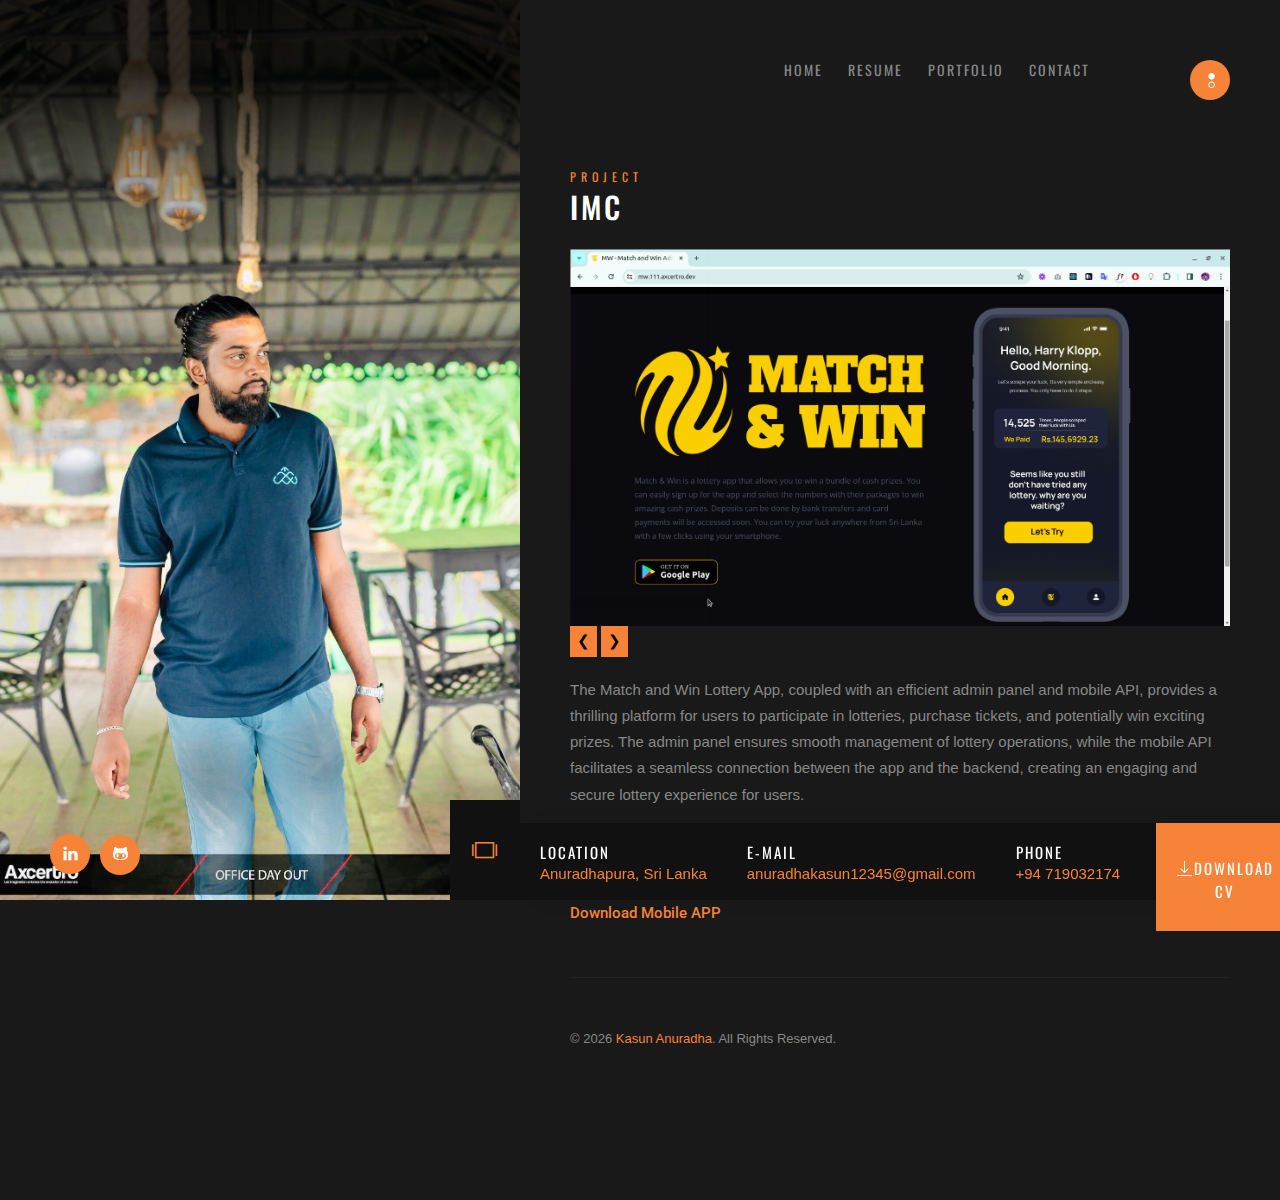
<file: projects4.html>
<!DOCTYPE html>
<html lang="en" class="no-js">
  <head>
    <title>Kasun Anuradha Portfolio</title>
    <meta charset="utf-8" />
    <meta
      name="viewport"
      content="width=device-width, initial-scale=1, shrink-to-fit=no"
    />
    <link rel="shortcut icon" href="images/favicon.png" />
    <link rel="stylesheet" href="assets/css/bootstrap.min.css" />
    <link rel="stylesheet" href="assets/css/themify-icons.css" />
    <link rel="stylesheet" href="assets/css/owl.carousel.min.css" />
    <link rel="stylesheet" href="assets/css/style.css" />
    <link rel="stylesheet" href="assets/css/style-animations.css" />
    <!-- Global site tag (gtag.js) - Google Analytics -->
    <script
      async
      src="https://www.googletagmanager.com/gtag/js?id=UA-144098545-1"
    ></script>
    <script>
      window.dataLayer = window.dataLayer || [];
      function gtag() {
        dataLayer.push(arguments);
      }
      gtag("js", new Date());
      gtag("config", "UA-144098545-1");
    </script>
    <style>
      .mySlides {
        display: none;
      }
    </style>
  </head>

  <body class="cv has-additional-menu-content">
    <header id="identity"></header>
    <!-- Menu -->
    <div id="site-menu">
      <nav class="nav-menu">
        <ul>
          <li class="menu-item"><a href="index.html">Home</a></li>
          <li class="menu-item"><a href="resume.html">Resume</a></li>
          <li class="menu-item"><a href="portfolio.html">Portfolio</a></li>
          <li class="menu-item"><a href="contact.html">Contact</a></li>
        </ul>
      </nav>
    </div>
    <div class="menu-overlay"></div>
    <div class="site-menu-toggle">
      <a href="blog.html#site-menu" class="ti">
        <span class="screen-reader-text">Toggle navigation</span>
      </a>
    </div>
    <!-- Social Media -->
    <div id="social-profiles">
      <nav class="social-menu">
        <ul>
          <li class="menu-item">
            <a
              href="https://www.linkedin.com/in/kasun-anuradha/"
              target="_blank"
              ><span class="ti"></span
            ></a>
          </li>
          <li class="menu-item">
            <a href="https://github.com/kasunAnuradha123" target="_blank"
              ><span class="ti-github"></span
            ></a>
          </li>
        </ul>
      </nav>
    </div>
    <!-- Media -->
    <div class="hero-media">
      <div class="owl-carousel" data-expand-duration="800">
        <div class="item owl-lazy" data-src="images/me/my5.jpg"></div>
      </div>
      <span class="overlay"></span> <span class="ti ti-spin ti-loading"></span>
    </div>
    <!-- Content -->
    <div class="content-wrap">
      <div class="mccan page">
        <h3 class="title-small">Project</h3>
        <h2 class="title">IMC</h2>
        <div class="content">
          <div class="grid-container">
            <div class="grid-column">
              <div class="project-listing">
                <div class="project">
                  <div class="media">
                    <!-- <a href="#"> <img src="images/project/p1/1.1.png" alt="" /> </a> -->

                    <div class="w3-content w3-display-container">
                      <img
                        class="mySlides"
                        src="images/project/p4/4.1.png"
                        style="width: 100%"
                      />
                      <img
                        class="mySlides"
                        src="images/project/p4/4.2.png"
                        style="width: 100%"
                      />
                      <button
                        class="w3-button w3-black w3-display-left"
                        onclick="plusDivs(-1)"
                      >
                        &#10094;
                      </button>
                      <button
                        class="w3-button w3-black w3-display-right"
                        onclick="plusDivs(1)"
                      >
                        &#10095;
                      </button>
                    </div>
                  </div>
                  <header class="header">
                    <div class="excerpt">
                      <p>
                        The Match and Win Lottery App, coupled with an efficient
                        admin panel and mobile API, provides a thrilling
                        platform for users to participate in lotteries, purchase
                        tickets, and potentially win exciting prizes. The admin
                        panel ensures smooth management of lottery operations,
                        while the mobile API facilitates a seamless connection
                        between the app and the backend, creating an engaging
                        and secure lottery experience for users.
                      </p>

                      <div class="list">
                        <ul>
                          <li><strong>Project Name :</strong>Match and Win</li>
                          <!-- <li><strong>Client :</strong> Tempt Inc.</li> -->
                          <li>
                            <strong>Skills :</strong> Laravel, MySQL, Tailwind
                            CSS,React JS
                          </li>
                          <!-- <li><a href="https://imc.lk/">WEB Url</a></li> -->
                          <li>
                            <a
                              href="https://play.google.com/store/apps/details?id=com.axcertro.match&pcampaignid=web_share"
                              >Download Mobile APP</a
                            >
                          </li>
                        </ul>
                      </div>
                    </div>
                  </header>
                </div>
              </div>
            </div>
          </div>
        </div>
      </div>
      <!-- Copyright -->
      <div class="copyright">
        <p>
          &copy; <span id="currentYear"></span>
          <a href="index.html">Kasun Anuradha</a>. All Rights Reserved.
        </p>
      </div>
    </div>
    <!-- Hidden Menu -->
    <div class="additional-menu-content">
      <h3 class="title-small">Full Stack Web Developer</h3>
      <h2 class="title">Kasun Anuradha</h2>
      <img src="images/me/m1.jpeg" alt="" />
      <p>
        Hi, My name is Kasun Anuradha. I am a Web Developer, Results-driven Full
        Stack Web Application Developer with a creative and innovative approach.
        Well-versed in software engineering methodologies, tools, and
        strategies, holding a Higher National Diploma in Information Technology
        (HNDIT) with a strong GPA. I bring a unique blend of skills and
        experience gained through internships and as associate software
        engineer. My expertise lies in crafting robust solutions using Laravel,
      </p>
      <a href="https://wa.me/94719032174" class="btn">Hire Me</a>
    </div>
    <!-- My Info -->
    <div class="my-info">
      <div class="box">
        <div class="field field-my-info field-separator">
          <h6>Location</h6>
          <p>Anuradhapura, Sri Lanka</p>
        </div>
        <div class="field field-my-info field-separator">
          <h6>E-Mail</h6>
          <p>anuradhakasun12345@gmail.com</p>
        </div>
        <div class="field field-my-info field-separator">
          <h6>Phone</h6>
          <p>+94 719032174</p>
        </div>
        <div class="clear"></div>
        <button type="submit" class="button-color">
          <a
            href="images/Sri Lanka Institute of Advanced Technological Education Higher National.pdf"
            class="btn"
          >
            <span class="ti-download"></span>DOWNLOAD CV</a
          >
        </button>
      </div>
    </div>
    <!-- Js -->
    <script src="assets/js/jquery-3.3.1.min.js"></script>
    <script src="assets/js/modernizr-custom.js"></script>
    <script src="assets/js/owl-carousel.min.js"></script>
    <script src="assets/js/functions.js"></script>

    <script>
      var slideIndex = 1;
      showDivs(slideIndex);

      function plusDivs(n) {
        showDivs((slideIndex += n));
      }

      function showDivs(n) {
        var i;
        var x = document.getElementsByClassName("mySlides");
        if (n > x.length) {
          slideIndex = 1;
        }
        if (n < 1) {
          slideIndex = x.length;
        }
        for (i = 0; i < x.length; i++) {
          x[i].style.display = "none";
        }
        x[slideIndex - 1].style.display = "block";
      }
    </script>
    <script>
      document.getElementById("currentYear").innerHTML =
        new Date().getFullYear();
    </script>
  </body>
</html>
</file>
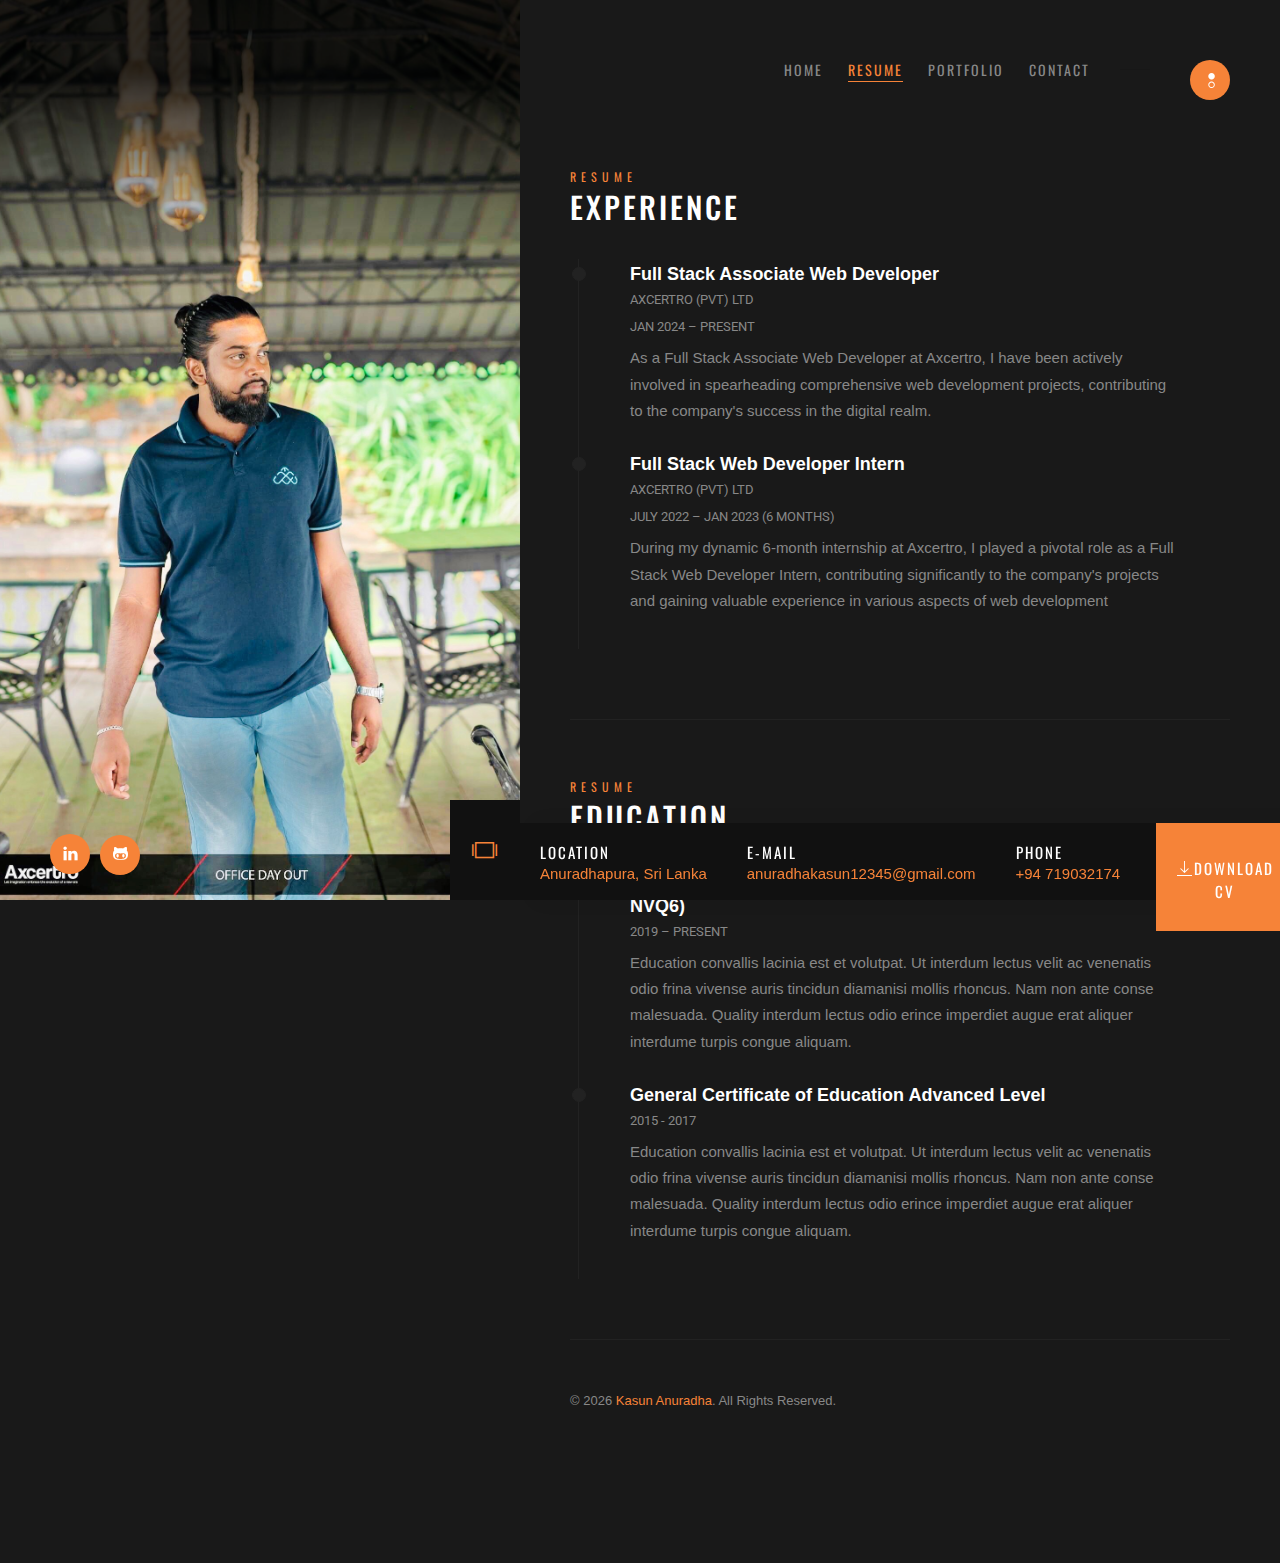
<file: resume.html>
<!DOCTYPE html>
<html lang="en" class="no-js">
  <head>
    <title>Kasun Anuradha Portfolio</title>
    <meta charset="utf-8" />
    <meta
      name="viewport"
      content="width=device-width, initial-scale=1, shrink-to-fit=no"
    />
    <link rel="shortcut icon" href="images/favicon.png" />
    <link rel="stylesheet" href="assets/css/bootstrap.min.css" />
    <link rel="stylesheet" href="assets/css/themify-icons.css" />
    <link rel="stylesheet" href="assets/css/owl.carousel.min.css" />
    <link rel="stylesheet" href="assets/css/style.css" />
    <link rel="stylesheet" href="assets/css/style-animations.css" />
    <!-- Global site tag (gtag.js) - Google Analytics -->
    <script
      async
      src="https://www.googletagmanager.com/gtag/js?id=UA-144098545-1"
    ></script>
    <script>
      window.dataLayer = window.dataLayer || [];
      function gtag() {
        dataLayer.push(arguments);
      }
      gtag("js", new Date());
      gtag("config", "UA-144098545-1");
    </script>
  </head>

  <body class="cv has-additional-menu-content">
    <header id="identity"></header>
    <!-- Menu -->
    <div id="site-menu">
      <nav class="nav-menu">
        <ul>
          <li class="menu-item"><a href="index.html">Home</a></li>
          <li class="menu-item current-menu-item">
            <a href="resume.html">Resume</a>
          </li>
          <li class="menu-item"><a href="portfolio.html">Portfolio</a></li>
          <li class="menu-item"><a href="contact.html">Contact</a></li>
        </ul>
      </nav>
    </div>
    <div class="menu-overlay"></div>
    <div class="site-menu-toggle">
      <a href="single-accomodation.html#site-menu" class="ti">
        <span class="screen-reader-text">Toggle navigation</span>
      </a>
    </div>
    <!-- Social Media -->
    <div id="social-profiles">
      <nav class="social-menu">
        <ul>
          <li class="menu-item">
            <a
              href="https://www.linkedin.com/in/kasun-anuradha/"
              target="_blank"
              ><span class="ti"></span
            ></a>
          </li>
          <li class="menu-item">
            <a href="https://github.com/kasunAnuradha123" target="_blank"
              ><span class="ti-github"></span
            ></a>
          </li>
        </ul>
      </nav>
    </div>
    <!-- Media -->
    <div class="hero-media">
      <div class="owl-carousel" data-expand-duration="800">
        <div class="item owl-lazy" data-src="images/me/my5.jpg"></div>
      </div>
      <span class="overlay"></span> <span class="ti ti-spin ti-loading"></span>
    </div>
    <!-- Content -->
    <div class="content-wrap clearfix">
      <div class="mccan page">
        <h3 class="title-small">Resume</h3>
        <h2 class="title">Experience</h2>
        <div class="content">
          <div class="grid-container">
            <div class="grid-column">
              <ul class="timeline">
                <li>
                  <div class="timeline-content">
                    <h4>Full Stack Associate Web Developer</h4>
                    <span class="timeline-date">Axcertro (PVT) Ltd</span><br />
                    <span class="timeline-date">Jan 2024 – Present </span>
                    <p>
                      As a Full Stack Associate Web Developer at Axcertro, I
                      have been actively involved in spearheading comprehensive
                      web development projects, contributing to the company's
                      success in the digital realm.
                    </p>
                  </div>
                </li>
                <li>
                  <div class="timeline-content">
                    <h4>Full Stack Web Developer Intern</h4>
                    <span class="timeline-date">Axcertro (PVT) Ltd</span><br />
                    <span class="timeline-date"
                      >July 2022 – Jan 2023 (6 months)
                    </span>
                    <p>
                      During my dynamic 6-month internship at Axcertro, I played
                      a pivotal role as a Full Stack Web Developer Intern,
                      contributing significantly to the company's projects and
                      gaining valuable experience in various aspects of web
                      development
                    </p>
                  </div>
                </li>
              </ul>
            </div>
          </div>
        </div>
      </div>
      <div class="divider1"></div>
      <div class="mccan page">
        <h3 class="title-small">Resume</h3>
        <h2 class="title">Education</h2>
        <div class="content">
          <div class="grid-container">
            <div class="grid-column">
              <ul class="timeline">
                <li>
                  <div class="timeline-content">
                    <h4>
                      Higher National Diploma in Information Technology (HNDIT /
                      NVQ6)
                    </h4>
                    <span class="timeline-date">2019 – present </span>
                    <p>
                      Education convallis lacinia est et volutpat. Ut interdum
                      lectus velit ac venenatis odio frina vivense auris
                      tincidun diamanisi mollis rhoncus. Nam non ante conse
                      malesuada. Quality interdum lectus odio erince imperdiet
                      augue erat aliquer interdume turpis congue aliquam.
                    </p>
                  </div>
                </li>
                <li>
                  <div class="timeline-content">
                    <h4>General Certificate of Education Advanced Level</h4>
                    <span class="timeline-date">2015 - 2017</span>
                    <p>
                      Education convallis lacinia est et volutpat. Ut interdum
                      lectus velit ac venenatis odio frina vivense auris
                      tincidun diamanisi mollis rhoncus. Nam non ante conse
                      malesuada. Quality interdum lectus odio erince imperdiet
                      augue erat aliquer interdume turpis congue aliquam.
                    </p>
                  </div>
                </li>
              </ul>
            </div>
          </div>
        </div>
      </div>
      <!-- Copyright -->
      <div class="copyright">
        <p>
          &copy; <span id="currentYear"></span>
          <a href="index.html">Kasun Anuradha</a>. All Rights Reserved.
        </p>
      </div>
    </div>
    <!-- Hidden Menu -->
    <div class="additional-menu-content">
      <h3 class="title-small">Full Stack Web Developer</h3>
      <h2 class="title">Kasun Anuradha</h2>
      <img src="images/me/m1.jpeg" alt="" />
      <p>
        Hi, My name is Kasun Anuradha. I am a Web Developer, Results-driven Full
        Stack Web Application Developer with a creative and innovative approach.
        Well-versed in software engineering methodologies, tools, and
        strategies, holding a Higher National Diploma in Information Technology
        (HNDIT) with a strong GPA. I bring a unique blend of skills and
        experience gained through internships and as associate software
        engineer. My expertise lies in crafting robust solutions using Laravel,
      </p>
      <a href="https://wa.me/94719032174" class="btn">Hire Me</a>
    </div>
    <!-- My Info -->
    <div class="my-info">
      <div class="box">
        <div class="field field-my-info field-separator">
          <h6>Location</h6>
          <p>Anuradhapura, Sri Lanka</p>
        </div>
        <div class="field field-my-info field-separator">
          <h6>E-Mail</h6>
          <p>anuradhakasun12345@gmail.com</p>
        </div>
        <div class="field field-my-info field-separator">
          <h6>Phone</h6>
          <p>+94 719032174</p>
        </div>
        <div class="clear"></div>
        <button type="submit" class="button-color">
          <a
            href="images/Sri Lanka Institute of Advanced Technological Education Higher National.pdf"
            class="btn"
          >
            <span class="ti-download"></span>DOWNLOAD CV</a
          >
        </button>
      </div>
    </div>
    <!-- Js -->
    <script src="assets/js/jquery-3.3.1.min.js"></script>
    <script src="assets/js/modernizr-custom.js"></script>
    <script src="assets/js/owl-carousel.min.js"></script>
    <script src="assets/js/functions.js"></script>
    <script>
      document.getElementById("currentYear").innerHTML =
        new Date().getFullYear();
    </script>
  </body>
</html>
</file>
<file: assets/css/themify-icons.css>
@font-face {
	font-family: 'themify';
	src:url('../fonts/themify.eot');
	src:url('../fonts/themify.eot?#iefix') format('embedded-opentype'),
		url('../fonts/themify.woff') format('woff'),
		url('../fonts/themify.ttf') format('truetype'),
		url('../fonts/themify.svg') format('svg');
	font-weight: normal;
	font-style: normal;
}

[class^="ti-"], [class*=" ti-"] {
	font-family: 'themify';
	speak: none;
	font-style: normal;
	font-weight: normal;
	font-variant: normal;
	text-transform: none;
	line-height: 1;

	/* Better Font Rendering =========== */
	-webkit-font-smoothing: antialiased;
	-moz-osx-font-smoothing: grayscale;
}

.ti-wand:before {
	content: "\e600";
}
.ti-volume:before {
	content: "\e601";
}
.ti-user:before {
	content: "\e602";
}
.ti-unlock:before {
	content: "\e603";
}
.ti-unlink:before {
	content: "\e604";
}
.ti-trash:before {
	content: "\e605";
}
.ti-thought:before {
	content: "\e606";
}
.ti-target:before {
	content: "\e607";
}
.ti-tag:before {
	content: "\e608";
}
.ti-tablet:before {
	content: "\e609";
}
.ti-star:before {
	content: "\e60a";
}
.ti-spray:before {
	content: "\e60b";
}
.ti-signal:before {
	content: "\e60c";
}
.ti-shopping-cart:before {
	content: "\e60d";
}
.ti-shopping-cart-full:before {
	content: "\e60e";
}
.ti-settings:before {
	content: "\e60f";
}
.ti-search:before {
	content: "\e610";
}
.ti-zoom-in:before {
	content: "\e611";
}
.ti-zoom-out:before {
	content: "\e612";
}
.ti-cut:before {
	content: "\e613";
}
.ti-ruler:before {
	content: "\e614";
}
.ti-ruler-pencil:before {
	content: "\e615";
}
.ti-ruler-alt:before {
	content: "\e616";
}
.ti-bookmark:before {
	content: "\e617";
}
.ti-bookmark-alt:before {
	content: "\e618";
}
.ti-reload:before {
	content: "\e619";
}
.ti-plus:before {
	content: "\e61a";
}
.ti-pin:before {
	content: "\e61b";
}
.ti-pencil:before {
	content: "\e61c";
}
.ti-pencil-alt:before {
	content: "\e61d";
}
.ti-paint-roller:before {
	content: "\e61e";
}
.ti-paint-bucket:before {
	content: "\e61f";
}
.ti-na:before {
	content: "\e620";
}
.ti-mobile:before {
	content: "\e621";
}
.ti-minus:before {
	content: "\e622";
}
.ti-medall:before {
	content: "\e623";
}
.ti-medall-alt:before {
	content: "\e624";
}
.ti-marker:before {
	content: "\e625";
}
.ti-marker-alt:before {
	content: "\e626";
}
.ti-arrow-up:before {
	content: "\e627";
}
.ti-arrow-right:before {
	content: "\e628";
}
.ti-arrow-left:before {
	content: "\e629";
}
.ti-arrow-down:before {
	content: "\e62a";
}
.ti-lock:before {
	content: "\e62b";
}
.ti-location-arrow:before {
	content: "\e62c";
}
.ti-link:before {
	content: "\e62d";
}
.ti-layout:before {
	content: "\e62e";
}
.ti-layers:before {
	content: "\e62f";
}
.ti-layers-alt:before {
	content: "\e630";
}
.ti-key:before {
	content: "\e631";
}
.ti-import:before {
	content: "\e632";
}
.ti-image:before {
	content: "\e633";
}
.ti-heart:before {
	content: "\e634";
}
.ti-heart-broken:before {
	content: "\e635";
}
.ti-hand-stop:before {
	content: "\e636";
}
.ti-hand-open:before {
	content: "\e637";
}
.ti-hand-drag:before {
	content: "\e638";
}
.ti-folder:before {
	content: "\e639";
}
.ti-flag:before {
	content: "\e63a";
}
.ti-flag-alt:before {
	content: "\e63b";
}
.ti-flag-alt-2:before {
	content: "\e63c";
}
.ti-eye:before {
	content: "\e63d";
}
.ti-export:before {
	content: "\e63e";
}
.ti-exchange-vertical:before {
	content: "\e63f";
}
.ti-desktop:before {
	content: "\e640";
}
.ti-cup:before {
	content: "\e641";
}
.ti-crown:before {
	content: "\e642";
}
.ti-comments:before {
	content: "\e643";
}
.ti-comment:before {
	content: "\e644";
}
.ti-comment-alt:before {
	content: "\e645";
}
.ti-close:before {
	content: "\e646";
}
.ti-clip:before {
	content: "\e647";
}
.ti-angle-up:before {
	content: "\e648";
}
.ti-angle-right:before {
	content: "\e649";
}
.ti-angle-left:before {
	content: "\e64a";
}
.ti-angle-down:before {
	content: "\e64b";
}
.ti-check:before {
	content: "\e64c";
}
.ti-check-box:before {
	content: "\e64d";
}
.ti-camera:before {
	content: "\e64e";
}
.ti-announcement:before {
	content: "\e64f";
}
.ti-brush:before {
	content: "\e650";
}
.ti-briefcase:before {
	content: "\e651";
}
.ti-bolt:before {
	content: "\e652";
}
.ti-bolt-alt:before {
	content: "\e653";
}
.ti-blackboard:before {
	content: "\e654";
}
.ti-bag:before {
	content: "\e655";
}
.ti-move:before {
	content: "\e656";
}
.ti-arrows-vertical:before {
	content: "\e657";
}
.ti-arrows-horizontal:before {
	content: "\e658";
}
.ti-fullscreen:before {
	content: "\e659";
}
.ti-arrow-top-right:before {
	content: "\e65a";
}
.ti-arrow-top-left:before {
	content: "\e65b";
}
.ti-arrow-circle-up:before {
	content: "\e65c";
}
.ti-arrow-circle-right:before {
	content: "\e65d";
}
.ti-arrow-circle-left:before {
	content: "\e65e";
}
.ti-arrow-circle-down:before {
	content: "\e65f";
}
.ti-angle-double-up:before {
	content: "\e660";
}
.ti-angle-double-right:before {
	content: "\e661";
}
.ti-angle-double-left:before {
	content: "\e662";
}
.ti-angle-double-down:before {
	content: "\e663";
}
.ti-zip:before {
	content: "\e664";
}
.ti-world:before {
	content: "\e665";
}
.ti-wheelchair:before {
	content: "\e666";
}
.ti-view-list:before {
	content: "\e667";
}
.ti-view-list-alt:before {
	content: "\e668";
}
.ti-view-grid:before {
	content: "\e669";
}
.ti-uppercase:before {
	content: "\e66a";
}
.ti-upload:before {
	content: "\e66b";
}
.ti-underline:before {
	content: "\e66c";
}
.ti-truck:before {
	content: "\e66d";
}
.ti-timer:before {
	content: "\e66e";
}
.ti-ticket:before {
	content: "\e66f";
}
.ti-thumb-up:before {
	content: "\e670";
}
.ti-thumb-down:before {
	content: "\e671";
}
.ti-text:before {
	content: "\e672";
}
.ti-stats-up:before {
	content: "\e673";
}
.ti-stats-down:before {
	content: "\e674";
}
.ti-split-v:before {
	content: "\e675";
}
.ti-split-h:before {
	content: "\e676";
}
.ti-smallcap:before {
	content: "\e677";
}
.ti-shine:before {
	content: "\e678";
}
.ti-shift-right:before {
	content: "\e679";
}
.ti-shift-left:before {
	content: "\e67a";
}
.ti-shield:before {
	content: "\e67b";
}
.ti-notepad:before {
	content: "\e67c";
}
.ti-server:before {
	content: "\e67d";
}
.ti-quote-right:before {
	content: "\e67e";
}
.ti-quote-left:before {
	content: "\e67f";
}
.ti-pulse:before {
	content: "\e680";
}
.ti-printer:before {
	content: "\e681";
}
.ti-power-off:before {
	content: "\e682";
}
.ti-plug:before {
	content: "\e683";
}
.ti-pie-chart:before {
	content: "\e684";
}
.ti-paragraph:before {
	content: "\e685";
}
.ti-panel:before {
	content: "\e686";
}
.ti-package:before {
	content: "\e687";
}
.ti-music:before {
	content: "\e688";
}
.ti-music-alt:before {
	content: "\e689";
}
.ti-mouse:before {
	content: "\e68a";
}
.ti-mouse-alt:before {
	content: "\e68b";
}
.ti-money:before {
	content: "\e68c";
}
.ti-microphone:before {
	content: "\e68d";
}
.ti-menu:before {
	content: "\e68e";
}
.ti-menu-alt:before {
	content: "\e68f";
}
.ti-map:before {
	content: "\e690";
}
.ti-map-alt:before {
	content: "\e691";
}
.ti-loop:before {
	content: "\e692";
}
.ti-location-pin:before {
	content: "\e693";
}
.ti-list:before {
	content: "\e694";
}
.ti-light-bulb:before {
	content: "\e695";
}
.ti-Italic:before {
	content: "\e696";
}
.ti-info:before {
	content: "\e697";
}
.ti-infinite:before {
	content: "\e698";
}
.ti-id-badge:before {
	content: "\e699";
}
.ti-hummer:before {
	content: "\e69a";
}
.ti-home:before {
	content: "\e69b";
}
.ti-help:before {
	content: "\e69c";
}
.ti-headphone:before {
	content: "\e69d";
}
.ti-harddrives:before {
	content: "\e69e";
}
.ti-harddrive:before {
	content: "\e69f";
}
.ti-gift:before {
	content: "\e6a0";
}
.ti-game:before {
	content: "\e6a1";
}
.ti-filter:before {
	content: "\e6a2";
}
.ti-files:before {
	content: "\e6a3";
}
.ti-file:before {
	content: "\e6a4";
}
.ti-eraser:before {
	content: "\e6a5";
}
.ti-envelope:before {
	content: "\e6a6";
}
.ti-download:before {
	content: "\e6a7";
}
.ti-direction:before {
	content: "\e6a8";
}
.ti-direction-alt:before {
	content: "\e6a9";
}
.ti-dashboard:before {
	content: "\e6aa";
}
.ti-control-stop:before {
	content: "\e6ab";
}
.ti-control-shuffle:before {
	content: "\e6ac";
}
.ti-control-play:before {
	content: "\e6ad";
}
.ti-control-pause:before {
	content: "\e6ae";
}
.ti-control-forward:before {
	content: "\e6af";
}
.ti-control-backward:before {
	content: "\e6b0";
}
.ti-cloud:before {
	content: "\e6b1";
}
.ti-cloud-up:before {
	content: "\e6b2";
}
.ti-cloud-down:before {
	content: "\e6b3";
}
.ti-clipboard:before {
	content: "\e6b4";
}
.ti-car:before {
	content: "\e6b5";
}
.ti-calendar:before {
	content: "\e6b6";
}
.ti-book:before {
	content: "\e6b7";
}
.ti-bell:before {
	content: "\e6b8";
}
.ti-basketball:before {
	content: "\e6b9";
}
.ti-bar-chart:before {
	content: "\e6ba";
}
.ti-bar-chart-alt:before {
	content: "\e6bb";
}
.ti-back-right:before {
	content: "\e6bc";
}
.ti-back-left:before {
	content: "\e6bd";
}
.ti-arrows-corner:before {
	content: "\e6be";
}
.ti-archive:before {
	content: "\e6bf";
}
.ti-anchor:before {
	content: "\e6c0";
}
.ti-align-right:before {
	content: "\e6c1";
}
.ti-align-left:before {
	content: "\e6c2";
}
.ti-align-justify:before {
	content: "\e6c3";
}
.ti-align-center:before {
	content: "\e6c4";
}
.ti-alert:before {
	content: "\e6c5";
}
.ti-alarm-clock:before {
	content: "\e6c6";
}
.ti-agenda:before {
	content: "\e6c7";
}
.ti-write:before {
	content: "\e6c8";
}
.ti-window:before {
	content: "\e6c9";
}
.ti-widgetized:before {
	content: "\e6ca";
}
.ti-widget:before {
	content: "\e6cb";
}
.ti-widget-alt:before {
	content: "\e6cc";
}
.ti-wallet:before {
	content: "\e6cd";
}
.ti-video-clapper:before {
	content: "\e6ce";
}
.ti-video-camera:before {
	content: "\e6cf";
}
.ti-vector:before {
	content: "\e6d0";
}
.ti-themify-logo:before {
	content: "\e6d1";
}
.ti-themify-favicon:before {
	content: "\e6d2";
}
.ti-themify-favicon-alt:before {
	content: "\e6d3";
}
.ti-support:before {
	content: "\e6d4";
}
.ti-stamp:before {
	content: "\e6d5";
}
.ti-split-v-alt:before {
	content: "\e6d6";
}
.ti-slice:before {
	content: "\e6d7";
}
.ti-shortcode:before {
	content: "\e6d8";
}
.ti-shift-right-alt:before {
	content: "\e6d9";
}
.ti-shift-left-alt:before {
	content: "\e6da";
}
.ti-ruler-alt-2:before {
	content: "\e6db";
}
.ti-receipt:before {
	content: "\e6dc";
}
.ti-pin2:before {
	content: "\e6dd";
}
.ti-pin-alt:before {
	content: "\e6de";
}
.ti-pencil-alt2:before {
	content: "\e6df";
}
.ti-palette:before {
	content: "\e6e0";
}
.ti-more:before {
	content: "\e6e1";
}
.ti-more-alt:before {
	content: "\e6e2";
}
.ti-microphone-alt:before {
	content: "\e6e3";
}
.ti-magnet:before {
	content: "\e6e4";
}
.ti-line-double:before {
	content: "\e6e5";
}
.ti-line-dotted:before {
	content: "\e6e6";
}
.ti-line-dashed:before {
	content: "\e6e7";
}
.ti-layout-width-full:before {
	content: "\e6e8";
}
.ti-layout-width-default:before {
	content: "\e6e9";
}
.ti-layout-width-default-alt:before {
	content: "\e6ea";
}
.ti-layout-tab:before {
	content: "\e6eb";
}
.ti-layout-tab-window:before {
	content: "\e6ec";
}
.ti-layout-tab-v:before {
	content: "\e6ed";
}
.ti-layout-tab-min:before {
	content: "\e6ee";
}
.ti-layout-slider:before {
	content: "\e6ef";
}
.ti-layout-slider-alt:before {
	content: "\e6f0";
}
.ti-layout-sidebar-right:before {
	content: "\e6f1";
}
.ti-layout-sidebar-none:before {
	content: "\e6f2";
}
.ti-layout-sidebar-left:before {
	content: "\e6f3";
}
.ti-layout-placeholder:before {
	content: "\e6f4";
}
.ti-layout-menu:before {
	content: "\e6f5";
}
.ti-layout-menu-v:before {
	content: "\e6f6";
}
.ti-layout-menu-separated:before {
	content: "\e6f7";
}
.ti-layout-menu-full:before {
	content: "\e6f8";
}
.ti-layout-media-right-alt:before {
	content: "\e6f9";
}
.ti-layout-media-right:before {
	content: "\e6fa";
}
.ti-layout-media-overlay:before {
	content: "\e6fb";
}
.ti-layout-media-overlay-alt:before {
	content: "\e6fc";
}
.ti-layout-media-overlay-alt-2:before {
	content: "\e6fd";
}
.ti-layout-media-left-alt:before {
	content: "\e6fe";
}
.ti-layout-media-left:before {
	content: "\e6ff";
}
.ti-layout-media-center-alt:before {
	content: "\e700";
}
.ti-layout-media-center:before {
	content: "\e701";
}
.ti-layout-list-thumb:before {
	content: "\e702";
}
.ti-layout-list-thumb-alt:before {
	content: "\e703";
}
.ti-layout-list-post:before {
	content: "\e704";
}
.ti-layout-list-large-image:before {
	content: "\e705";
}
.ti-layout-line-solid:before {
	content: "\e706";
}
.ti-layout-grid4:before {
	content: "\e707";
}
.ti-layout-grid3:before {
	content: "\e708";
}
.ti-layout-grid2:before {
	content: "\e709";
}
.ti-layout-grid2-thumb:before {
	content: "\e70a";
}
.ti-layout-cta-right:before {
	content: "\e70b";
}
.ti-layout-cta-left:before {
	content: "\e70c";
}
.ti-layout-cta-center:before {
	content: "\e70d";
}
.ti-layout-cta-btn-right:before {
	content: "\e70e";
}
.ti-layout-cta-btn-left:before {
	content: "\e70f";
}
.ti-layout-column4:before {
	content: "\e710";
}
.ti-layout-column3:before {
	content: "\e711";
}
.ti-layout-column2:before {
	content: "\e712";
}
.ti-layout-accordion-separated:before {
	content: "\e713";
}
.ti-layout-accordion-merged:before {
	content: "\e714";
}
.ti-layout-accordion-list:before {
	content: "\e715";
}
.ti-ink-pen:before {
	content: "\e716";
}
.ti-info-alt:before {
	content: "\e717";
}
.ti-help-alt:before {
	content: "\e718";
}
.ti-headphone-alt:before {
	content: "\e719";
}
.ti-hand-point-up:before {
	content: "\e71a";
}
.ti-hand-point-right:before {
	content: "\e71b";
}
.ti-hand-point-left:before {
	content: "\e71c";
}
.ti-hand-point-down:before {
	content: "\e71d";
}
.ti-gallery:before {
	content: "\e71e";
}
.ti-face-smile:before {
	content: "\e71f";
}
.ti-face-sad:before {
	content: "\e720";
}
.ti-credit-card:before {
	content: "\e721";
}
.ti-control-skip-forward:before {
	content: "\e722";
}
.ti-control-skip-backward:before {
	content: "\e723";
}
.ti-control-record:before {
	content: "\e724";
}
.ti-control-eject:before {
	content: "\e725";
}
.ti-comments-smiley:before {
	content: "\e726";
}
.ti-brush-alt:before {
	content: "\e727";
}
.ti-youtube:before {
	content: "\e728";
}
.ti-vimeo:before {
	content: "\e729";
}
.ti-twitter:before {
	content: "\e72a";
}
.ti-time:before {
	content: "\e72b";
}
.ti-tumblr:before {
	content: "\e72c";
}
.ti-skype:before {
	content: "\e72d";
}
.ti-share:before {
	content: "\e72e";
}
.ti-share-alt:before {
	content: "\e72f";
}
.ti-rocket:before {
	content: "\e730";
}
.ti-pinterest:before {
	content: "\e731";
}
.ti-new-window:before {
	content: "\e732";
}
.ti-microsoft:before {
	content: "\e733";
}
.ti-list-ol:before {
	content: "\e734";
}
.ti-linkedin:before {
	content: "\e735";
}
.ti-layout-sidebar-2:before {
	content: "\e736";
}
.ti-layout-grid4-alt:before {
	content: "\e737";
}
.ti-layout-grid3-alt:before {
	content: "\e738";
}
.ti-layout-grid2-alt:before {
	content: "\e739";
}
.ti-layout-column4-alt:before {
	content: "\e73a";
}
.ti-layout-column3-alt:before {
	content: "\e73b";
}
.ti-layout-column2-alt:before {
	content: "\e73c";
}
.ti-instagram:before {
	content: "\e73d";
}
.ti-google:before {
	content: "\e73e";
}
.ti-github:before {
	content: "\e73f";
}
.ti-flickr:before {
	content: "\e740";
}
.ti-facebook:before {
	content: "\e741";
}
.ti-dropbox:before {
	content: "\e742";
}
.ti-dribbble:before {
	content: "\e743";
}
.ti-apple:before {
	content: "\e744";
}
.ti-android:before {
	content: "\e745";
}
.ti-save:before {
	content: "\e746";
}
.ti-save-alt:before {
	content: "\e747";
}
.ti-yahoo:before {
	content: "\e748";
}
.ti-wordpress:before {
	content: "\e749";
}
.ti-vimeo-alt:before {
	content: "\e74a";
}
.ti-twitter-alt:before {
	content: "\e74b";
}
.ti-tumblr-alt:before {
	content: "\e74c";
}
.ti-trello:before {
	content: "\e74d";
}
.ti-stack-overflow:before {
	content: "\e74e";
}
.ti-soundcloud:before {
	content: "\e74f";
}
.ti-sharethis:before {
	content: "\e750";
}
.ti-sharethis-alt:before {
	content: "\e751";
}
.ti-reddit:before {
	content: "\e752";
}
.ti-pinterest-alt:before {
	content: "\e753";
}
.ti-microsoft-alt:before {
	content: "\e754";
}
.ti-linux:before {
	content: "\e755";
}
.ti-jsfiddle:before {
	content: "\e756";
}
.ti-joomla:before {
	content: "\e757";
}
.ti-html5:before {
	content: "\e758";
}
.ti-flickr-alt:before {
	content: "\e759";
}
.ti-email:before {
	content: "\e75a";
}
.ti-drupal:before {
	content: "\e75b";
}
.ti-dropbox-alt:before {
	content: "\e75c";
}
.ti-css3:before {
	content: "\e75d";
}
.ti-rss:before {
	content: "\e75e";
}
.ti-rss-alt:before {
	content: "\e75f";
}
</file>
<file: assets/css/style.css>
/* 
 01. Google Fonts
 02. General Settings
 03. Useful Classes
 04. Owl Carousel
 05. Hero Section
 06. Logo
 07. Mobile Menu Toggle
 08. Site Menu
 09. Social Links & Menu
 10. Additional Menu Content
 11. Menu Overlay
 12. My Info
 13. Content Section
 14. Services styles
 15. Timeline styles
 16. Project styles
 17. Footer
*/


/* 01. Google Font */
@import url('https://fonts.googleapis.com/css?family=Oswald:400,500|Roboto:400,400i,500,500i,700,700i');

/* 02. General Settings */

html,
body {
    -moz-osx-font-smoothing: grayscale;
    -webkit-font-smoothing: antialiased;
    -moz-font-smoothing: antialiased;
    font-smoothing: antialiased;
}

body {
    font-family: 'Roboto', sans-serif;
    color: #888;
    font-weight: 400;
    font-size: 15px;
    line-height: 1.75em;
    min-height: 100%;
    position: relative;
    overflow-x: hidden;
    background-color: #191919;
}

p {
    font-family: 'Rambla', sans-serif;
    font-size: 15px;
    line-height: 1.75em;
    font-weight: 400;
    color: #888;
    margin: 0 0 20px;
}

h1,
h2,
h3,
h4,
h5,
h6 {
    margin: 0;
    color: #fff;
    font-weight: 500;
}

h1 a,
h2 a,
h3 a,
h4 a,
h5 a,
h6 a {
    font-weight: inherit;
}

h1 a,
h2 a,
h3 a,
h4 a,
h5 a,
h6 a,
h1 a:hover,
h2 a:hover,
h3 a:hover,
h4 a:hover,
h5 a:hover,
h6 a:hover,
h1 a:focus,
h2 a:focus,
h3 a:focus,
h4 a:focus,
h5 a:focus,
h6 a:focus {
    color: inherit;
    text-decoration: none;
}

hr {
    background-color: #eee;
    border: 0;
    height: 3px;
    margin-top: 60px;
    margin-bottom: 60px;
}

ul,
ol,
dl,
table,
pre,
form {
    margin: 0;
}

ul {
    list-style-type: disc;
    padding: 0;
}

ol {
    list-style-type: decimal;
    padding: 0;
}

ul ul,
ol ul {
    list-style-type: circle;
}

ul ol,
ol ol {
    list-style-type: lower-alpha;
}

ol ol ol {
    list-style-type: decimal;
}

ul ul,
ol ul {
    padding-left: 1em;
}

ul ol,
ol ol {
    padding-left: 1.4em;
}

dt {
    font-weight: 500;
}

dd {
    margin-left: 0;
    padding-left: 1.5em;
}

figure {
    margin: 0;
}

table {
    border-collapse: collapse;
    border-spacing: 0;
    border-width: 0;
    width: 100%;
}

caption {
    font-size: 2rem;
    text-align: left;
}

th {
    font-weight: 500;
}

td {
    font-weight: 400;
}

th,
td {
    border-bottom: 1px solid #f9f9f9;
    padding: .75em 0;
    text-align: left;
}

thead {
    font-size: 1.2rem;
    text-transform: uppercase;
}

thead th {
    padding: .5em 0;
    border-bottom-width: 3px;
}

table tfoot tr:last-child td {
    border-bottom: 0;
}

fieldset {
    border-width: 0;
    clear: both;
    margin: 0 0 3.25em;
    padding: 0;
}

fieldset > :last-child {
    margin-bottom: 0;
}

legend {
    border-bottom: 1px solid #f9f9f9;
    font-size: 1.3rem;
    font-weight: 500;
    line-height: 1.625;
    margin-bottom: 1.625em;
    padding-bottom: 0.53846154em;
    text-transform: uppercase;
    width: 100%;
}

dfn,
cite,
em,
i,
q {
    font-style: italic;
}

address {
    margin: 0 0 1.625em;
}

pre {
    font-size: .9rem;
    line-height: 1.6;
    max-width: 100%;
    overflow: auto;
    padding: 1.6em;
    white-space: pre;
    white-space: pre-wrap;
    word-wrap: break-word;
    background: #f9f9f9;
    border: 3px solid #f9f9f9;
    color: #101010;
}

code,
kbd,
tt,
var,
samp,
pre {
    font-family: 'Rambla', sans-serif;
    -webkit-hyphens: none;
    hyphens: none;
    -ms-hyphens: none;
}

ins {
    padding: 0 .3em;
    text-decoration: none;
    background-color: #fffad4;
    border-radius: 3px;
}

mark {
    padding: 0 .3em;
    background-color: #101010;
    color: #fff;
    border-radius: 3px;
}

abbr[title],
acronym[title] {
    text-decoration: none;
    border-bottom: 1px dotted #EEE;
    cursor: help;
}

img {
    border: 0;
    height: auto;
    -ms-interpolation-mode: bicubic;
    max-width: 100%;
    vertical-align: middle;
}

del,
.low-opacity {
    opacity: .6;
}

big,
.big {
    font-size: 120%;
}

small,
.small {
    font-size: 80%;
}

video {
    height: auto;
}

video,
embed,
iframe,
object {
    max-width: 100%;
    margin-bottom: 1.5em;
}

.mt-30 {
    margin-top: 30px;
}

.mb-20 {
    margin-bottom: 20px;
}


/* Links */

a,
a:hover {
    color: #F68338;
}

a {
    text-decoration: none;
    font-weight: 500;
}

a:focus {
    outline: inherit;
}

b,
strong {
    font-weight: bold;
    color: #fff;
}


/* Form elements */
/* text field */
button,
input,
optgroup,
select,
textarea {
    font-family: 'Rambla', sans-serif;
}
input[type="password"]:focus,
input[type="email"]:focus,
input[type="text"]:focus,
input[type="file"]:focus,
input[type="radio"]:focus,
input[type="checkbox"]:focus,
textarea:focus {
    outline: none;
}
input[type="password"],
input[type="email"],
input[type="text"],
input[type="file"],
textarea {
    max-width: 100%;
    margin-bottom: 10px;
    padding: 10px 0;
    height: auto;
    background-color: transparent;
    -webkit-box-shadow: none;
    box-shadow: none;
    border-width: 0 0 1px;
    border-style: solid;
    display: block;
    width: 100%;
    line-height: 1.5em;
    font-family: 'Rambla', sans-serif;
    font-size: 15px;
    font-weight: 400;
    color: #888;
    background-image: none;
    border-bottom: 1px solid #222;
    border-color: ease-in-out .15s, box-shadow ease-in-out .15s;
}
input:focus,
textarea:focus {
    border-bottom-width: 1px;
    border-color: #F68338;
}
input[type="submit"],
input[type="reset"],
input[type="button"],
button {
    text-shadow: none;
    -webkit-box-shadow: none;
    box-shadow: none;
    line-height: 1.75em;
    -webkit-transition: background-color .15s ease-out;
    transition: background-color .15s ease-out;
    background: #F68338;
    border: 1px solid transparent;
}
input[type="submit"]:hover,
input[type="reset"]:hover,
input[type="button"]:hover,
button:hover {
    background-color: #323232;
    color: #fff;
    border: 1px solid transparent;
}
select {
    padding: 10px;
    border-radius: 5px;
}
table,
th,
tr,
td {

}
th,
tr,
td {
    padding: 10px;
}
input[type="radio"],
input[type="checkbox"] {
    display: inline;
}
/* submit and alert success  */
input[type="submit"] {
    background: #F68338;
    color: #fff;
    padding: 8px 20px;
    margin: 0;
    position: relative;
}
.alert-success {
    background: transparent;
    color: #888;
    border: 1px solid #F68338;
    border-radius: 0px;
}
/* placeholder */
::-webkit-input-placeholder {
    color: #888;
}
:-moz-placeholder {
    color: #888;
}
::-moz-placeholder {
    color: #888;
    opacity: 1;
}
:-ms-input-placeholder {
    color: #888;
}



/* button */
.btn {
    padding: 8px 20px;
    cursor: pointer;
    background: #F68338;
    -webkit-appearance: none;
    position: relative;
    color: #fff;
    font-size: 15px;
    font-weight: 400;
    display: inline-block;
    border-radius: 0;
    border: 1px solid #F68338;
}

.btn:hover {
    color: #fff;
    background-color: #222;
    border: 1px solid #222;
}


/* 03. Useful classes */

.sr-only,
.screen-reader-text {
    position: absolute;
    width: 1px;
    height: 1px;
    padding: 0;
    margin: -1px;
    overflow: hidden;
    clip: rect(0px, 0px, 0px, 0px);
    border: 0 none;
}

.clearfix:after {
    content: "";
    display: table;
    clear: both;
}

.clear {
    clear: both;
    display: block;
    height: 0;
    overflow: hidden;
    visibility: hidden;
    width: 0;
}

.alignleft {
    float: left;
    margin-right: 1.65em;
    margin-bottom: 1.65rem;
}

.alignright {
    float: right;
    margin-left: 1.65em;
    margin-bottom: 1.65rem;
}

.aligncenter {
    clear: both;
    display: block;
    margin-left: auto;
    margin-right: auto;
}

.text-left {
    text-align: left;
}

.text-center {
    text-align: center;
}

.text-right {
    text-align: right;
}

.text-uppercase {
    text-transform: uppercase;
}

.no-bottom {
    color: #101010;
    font-weight: 500;

    word-spacing: 0;
    margin-bottom: 0px;
    font-size: 15px;
    text-transform: uppercase
}

.d-none {
    display: none;
}

.grid-container {
   display: -webkit-box;
    display: -webkit-flex;
    display: -ms-flexbox;
    display: flex;
    flex-wrap: wrap;
    margin-right: -30px;
    margin-left: -30px;
}

.grid-container .grid-column {
    position: relative;
    width: 100%;
    min-height: 1px;
    padding-right: 30px;
    padding-left: 30px;
}

@media (min-width: 768px) and (max-width: 991px),
(min-width: 1200px) {
    .grid-container .grid-column {
        -ms-flex-preferred-size: 0;
        flex-basis: 0;
        -ms-flex-positive: 1;
        -webkit-box-flex: 1;
        flex-grow: 1;
        max-width: 100%;
    }

    .grid-container .order-first {
        -ms-flex-order: -1;
        -webkit-box-ordinal-group: 0;
        order: -1;
    }
}

@media (min-width: 1440px) {
    .grid-container {
        margin-right: -60px;
        margin-left: -60px;
    }

    .grid-container .grid-column {
        padding-right: 60px;
        padding-left: 60px;
    }
}


/* Themify */

.ti:before {
    display: inline-block;
    font: normal normal normal 24px/1 "Themify";
    font-size: inherit;
    text-rendering: auto;
    line-height: inherit;
    -webkit-font-smoothing: antialiased;
    -moz-osx-font-smoothing: grayscale;
}

.ti-chevron-right:before {
    content: "\e649";
}

.ti-chevron-left:before {
    content: "\e64a";
}

.ti-plus:before {
    content: "\e61a";
}


/* List */



.list {
    margin-bottom: 0px;
}

.list li {
    display: block;
    text-align: left;
    position: relative;
    margin-bottom: 10px;
    font-weight: 400;
    font-size: 15px;
}

.list li strong {
    font-size: 15px;
    color: #fff;
}

.list li:last-child {
    margin-bottom: 0px;
}

/* Instagram Thumb */

.insta-thumb {
    float: left;
    width: 100%;
}

.insta-thumb a {
    float: left;
    width: 33.3%;
    padding: 5px;
    overflow: hidden;
    -webkit-transition: all 0.3s ease-in-out;
    transition: all 0.3s ease-in-out;
}

.insta-thumb a img {
    width: 100%;
    height: auto;
    border-radius: 4px;
    margin: 0;
}

.insta-thumb a:hover {
    opacity: 0.6;
}

.divider1 {
    height: 1px;
    width: 100%;
    background: #222;
    margin: 60px 0;
}

.divider2 {
    height: 1px;
    width: 100%;
    background: #222;
    margin: 60px 0;
}


/* 04. Owl Carousel */

.owl-carousel {
    display: none;
    width: 100%;
    -webkit-tap-highlight-color: transparent;
    position: relative;
    z-index: 1;
}

.owl-carousel .owl-stage {
    position: relative;
    -ms-touch-action: pan-Y;
    touch-action: manipulation;
    -moz-backface-visibility: hidden;
}

.owl-carousel .owl-stage:after {
    content: ".";
    display: block;
    clear: both;
    visibility: hidden;
    line-height: 0;
    height: 0;
}

.owl-carousel .owl-stage-outer {
    position: relative;
    overflow: hidden;
    -webkit-transform: translate3d(0px, 0px, 0px);
}

.owl-carousel .owl-wrapper,
.owl-carousel .owl-item {
    -webkit-backface-visibility: hidden;
    -moz-backface-visibility: hidden;
    -ms-backface-visibility: hidden;
    -webkit-transform: translate3d(0, 0, 0);
    -moz-transform: translate3d(0, 0, 0);
    -ms-transform: translate3d(0, 0, 0);
}

.owl-carousel .owl-item {
    position: relative;
    min-height: 1px;
    float: left;
    -webkit-backface-visibility: hidden;
    -webkit-tap-highlight-color: transparent;
    -webkit-touch-callout: none;
}

.owl-carousel .owl-item img {
    display: block;
    width: 100%;
}

.owl-carousel .owl-nav.disabled,
.owl-carousel .owl-dots.disabled {
    display: none;
}

.owl-carousel .owl-nav .owl-prev,
.owl-carousel .owl-nav .owl-next,
.owl-carousel .owl-dot {
    cursor: pointer;
    -webkit-user-select: none;
    -moz-user-select: none;
    -ms-user-select: none;
    user-select: none;
}

.owl-carousel .owl-nav button.owl-prev,
.owl-carousel .owl-nav button.owl-next,
.owl-carousel button.owl-dot {
    background: none;
    color: inherit;
    border: none;
    padding: 0;
    font: inherit;
}

.owl-carousel.owl-loaded {
    display: block;
}

.owl-carousel.owl-loading {
    opacity: 0;
    display: block;
}

.owl-carousel.owl-hidden {
    opacity: 0;
}

.owl-carousel.owl-refresh .owl-item {
    visibility: hidden;
}

.owl-carousel.owl-drag .owl-item {
    -ms-touch-action: pan-y;
    touch-action: pan-y;
    -webkit-user-select: none;
    -moz-user-select: none;
    -ms-user-select: none;
    user-select: none;
}

.owl-carousel.owl-grab {
    cursor: move;
    cursor: -webkit-grab;
    cursor: grab;
}

.owl-carousel.owl-rtl {
    direction: rtl;
}

.owl-carousel.owl-rtl .owl-item {
    float: right;
}

.no-js .owl-carousel {
    display: block;
}

.owl-carousel .animated {
    -webkit-animation-duration: 1s;
    animation-duration: 1s;
    -webkit-animation-fill-mode: both;
    animation-fill-mode: both;
}

.owl-carousel .owl-animated-in {
    z-index: 0;
}

.owl-carousel .owl-animated-out {
    z-index: 1;
}

.owl-carousel .fadeOut {
    -webkit-animation-name: owlFadeOut;
    animation-name: owlFadeOut;
}

@-webkit-keyframes owlFadeOut {
    0% {
        opacity: 1;
    }

    100% {
        opacity: 0;
    }
}

@keyframes owlFadeOut {
    0% {
        opacity: 1;
    }

    100% {
        opacity: 0;
    }
}

.owl-height {
    -webkit-transition: height .2s ease-in-out;
    -o-transition: height .2s ease-in-out;
    transition: height .2s ease-in-out;
}

.owl-carousel .owl-item .owl-lazy {
    opacity: 0;
    -webkit-transition: opacity .5s ease;
    -o-transition: opacity .5s ease;
    transition: opacity .5s ease;
}

.owl-carousel .owl-item .owl-lazy[src^=""],
.owl-carousel .owl-item .owl-lazy:not([src]) {
    max-height: 0;
}

.owl-carousel .owl-item img.owl-lazy {
    -webkit-transform-style: preserve-3d;
    transform-style: preserve-3d;
}

.owl-carousel .owl-video-wrapper {
    position: relative;
    height: 100%;
}

.owl-carousel .owl-video-play-icon {
    position: absolute;
    z-index: 1;
    top: 50%;
    left: 50%;
    width: 90px;
    height: 90px;
    line-height: 90px;
    text-align: center;
    margin: -60px 0 0 -60px;
    background-color: #EEE;
    border-radius: 50%;
    cursor: pointer;
    -webkit-backface-visibility: hidden;
    -webkit-transition: background .3s;
    -o-transition: background .3s;
    transition: background .3s;
}

.owl-carousel .owl-video-playing .owl-video-tn,
.owl-carousel .owl-video-playing .owl-video-play-icon {
    display: none;
}

.owl-carousel .owl-video-tn {
    opacity: 0;
    height: 100%;
    background-position: center center;
    background-repeat: no-repeat;
    background-size: contain;
    -webkit-transition: opacity .3s ease;
    -o-transition: opacity .3s ease;
    transition: opacity .3s ease;
}

.owl-carousel .owl-video-frame {
    position: relative;
    z-index: 1;
    height: 100%;
    width: 100%;
}

@media (min-width: 768px) {
    .hero-media .owl-carousel .owl-video-play-icon {
        width: 100px;
        height: 100px;
        line-height: 100px;
        margin: -60px 0 0 -60px;
    }
}

.owl-carousel .owl-video-play-icon:hover {
    background-color: #101010;
}

.owl-carousel .owl-video-play-icon:before {
    content: '\F40A';
    font: normal normal normal 48px/1 "Themify";
    text-rendering: auto;
    line-height: inherit;
    -webkit-font-smoothing: antialiased;
    -moz-osx-font-smoothing: grayscale;
}


/* Media */

.hero-media .owl-carousel {
    position: absolute;
    z-index: 2;
    top: 0;
    left: 0;
    right: 0;
    height: 250px;
}

.cv .hero-media .owl-carousel {
    height: 540px;
}

.fullpage .hero-media .owl-carousel {
    height: auto;
    bottom: 0;
}

.hero-media .owl-carousel .owl-stage-outer,
.hero-media .owl-carousel .owl-stage,
.hero-media .owl-carousel .owl-item {
    height: 100%;
}

.hero-media .owl-carousel .owl-item {
    overflow: hidden;
}

.hero-media .owl-carousel .owl-item .item {
    position: absolute;
    top: 0;
    left: 0;
    width: 100%;
    height: 100%;
    background-position: center center;
    background-size: cover;
}

.hero-media .owl-carousel .owl-item .owl-lazy[src^=""],
.hero-media .owl-carousel .owl-item .owl-lazy:not([src]) {
    max-height: none;
}

.hero-media .owl-carousel .item-video iframe,
.hero-media .owl-carousel .item-video video {
    display: block;
    height: 100%;
    max-width: none;
    width: 100%;
    margin-bottom: 0;
}

@supports ((-o-object-fit: cover) or (object-fit: cover)) {
    .hero-media .owl-carousel .item-video video {
        -o-object-fit: cover;
        object-fit: cover;
    }
}

@media all and (-ms-high-contrast:none) {
    .hero-media .owl-carousel .item-video video {
        /* IE10 */
        display: none;
    }

    *::-ms-backdrop,
    .hero-media .owl-carousel .item-video video {
        /* IE11 */
        display: none;
    }
}

.hero-media .owl-carousel .owl-nav,
.hero-media .owl-carousel .owl-nav.disabled,
.hero-media .owl-carousel .owl-expand {
    display: none;
}

@media (min-width: 768px) {
    .hero-media .owl-carousel {
        height: 300px;
    }

    .cv .hero-media .owl-carousel {
        height: 540px;
    }

    .fullpage .hero-media .owl-carousel {
        height: 100%;
    }

    .hero-media .owl-carousel .owl-nav,
    .hero-media .owl-carousel .owl-expand {
        position: absolute;
        display: none;
        bottom: 60px;
        background-color: #111;
    }

    .hero-media .owl-carousel .owl-nav {
        right: 60px;
    }

    .cv.hero-has-nav .hero-media .owl-carousel .owl-nav,
    .fullpage.hero-has-nav .hero-media .owl-carousel .owl-nav {
        display: block;
    }

    .hero-media .owl-carousel .owl-expand a {
        position: relative;
        cursor: pointer;
        -webkit-user-select: none;
        -moz-user-select: none;
        -ms-user-select: none;
        user-select: none;
        text-align: center;
    }

    .cv .hero-media .owl-carousel .owl-expand a,
    .hero-has-nav .hero-media .owl-carousel .owl-expand a {
        padding-right: 1px;
    }

    .hero-media .owl-carousel .owl-expand a:after {
        position: absolute;
        top: 15px;
        bottom: 15px;
        width: 0px;
        right: 0;
        background-color: #222;
    }

    .hero-media .owl-carousel .owl-expand a .ti:before {
        content: "\e6f0";
    }

    .expanded-hero .hero-media .owl-carousel .owl-expand a .ti:before {
        content: "\e6ef";
    }

    .hero-media .owl-carousel .owl-nav a,
    .hero-media .owl-carousel .owl-expand a {
        display: inline-block;
        width: 60px;
        height: 60px;
        line-height: 60px;
        font-size: 25px;
        text-decoration: none;
        -webkit-transition: color .3s;
        -o-transition: color .3s;
        transition: color .3s;
    }

    .hero-media .owl-carousel .owl-nav a:focus,
    .hero-media .owl-carousel .owl-expand a:focus {
        outline: 0;
    }

    .hero-media .owl-carousel .owl-nav .owl-prev {
        text-align: right;
        padding-right: 5px;
    }

    .hero-media .owl-carousel .owl-nav .owl-next {
        text-align: left;
        padding-left: 5px;
    }

    .hero-media .owl-carousel .owl-nav a:hover,
    .hero-media .owl-carousel .owl-expand a:hover,
    .hero-media .owl-carousel .owl-nav a:focus,
    .hero-media .owl-carousel .owl-expand a:focus {
        color: #F68338;
    }
}

@media (min-width: 992px) {
    .hero-media .owl-carousel .owl-nav {
        position: fixed;
        right: 50%;
        bottom: 0;
    }

    .cv .hero-media .owl-carousel .owl-nav {
        right: auto;
        left: 70px;
    }

    .hero-has-nav .hero-media .owl-carousel .owl-nav {
        display: block;
    }

    .cv .hero-media .owl-carousel .owl-nav {
        padding-right: 3px;
    }

    .fullpage .hero-media .owl-carousel .owl-nav {
        left: 0;
    }

    .cv .hero-media .owl-carousel .owl-nav:after {
        content: '';
        position: absolute;
        width: 3px;
        right: 0;
        background-color: #EEE;
    }

    .hero-media .owl-carousel .owl-nav:after,
    .hero-media .owl-carousel .owl-expand a:after {
        top: 15px;
        bottom: 15px;
    }

    .cv .hero-media .owl-carousel .owl-expand a:after,
    .hero-has-nav .hero-media .owl-carousel .owl-expand a:after {
        content: '';
    }

    .hero-media .owl-carousel .owl-nav a,
    .hero-media .owl-carousel .owl-expand a {
        height: 100px;
        line-height: 101px;
    }

    .hero-media .owl-carousel .owl-expand {
        display: block;
        position: fixed;
        right: 50%;
        bottom: 0;
    }

    .hero-has-nav .hero-media .owl-carousel .owl-expand {
        margin-right: 100px;
    }

    .cv .hero-media .owl-carousel .owl-expand {
        left: 0;
        right: auto;
    }

    .fullpage .hero-media .owl-carousel .owl-expand {
        display: none;
    }

    .hero-media .owl-carousel .owl-expand a {
        width: 70px;
    }
}

@media (min-width: 1200px) {

    .hero-media .owl-carousel .owl-nav,
    .cv .hero-media .owl-carousel .owl-nav,
    .hero-media .owl-carousel .owl-expand,
    .cv .hero-media .owl-carousel .owl-expand {
        right: 760px;
        left: auto;
    }

    .hero-media .owl-carousel .owl-nav {
        bottom: 0;
    }

    .hero-media .owl-carousel .owl-nav,
    .fullpage .hero-media .owl-carousel .owl-nav {
        left: auto;
    }

    .hero-media .owl-carousel .owl-expand,
    .hero-has-nav .hero-media .owl-carousel .owl-expand {
        margin-right: 0;
    }

    .hero-has-nav .hero-media .owl-carousel .owl-expand {
        right: 860px;
    }

    .hero-has-nav.cv .hero-media .owl-carousel .owl-expand {
        right: 863px;
    }
}

@media (min-width: 1320px) {

    .hero-media .owl-carousel .owl-nav,
    .cv .hero-media .owl-carousel .owl-nav,
    .hero-media .owl-carousel .owl-expand,
    .cv .hero-media .owl-carousel .owl-expand {
        right: 850px;
        height: 77px;
    }

    .hero-media .owl-carousel .owl-nav a,
    .hero-media .owl-carousel .owl-expand a {
        height: 108px;
        line-height: 80px;
        color: #fff;
    }

    .hero-media .owl-carousel .owl-nav a:hover,
    .hero-media .owl-carousel .owl-expand a:hover {
        color: #fff;
    }

    .hero-media .owl-carousel .owl-nav a {
        width: 60px;
    }

    .hero-media .owl-carousel .owl-expand a {
        width: 90px;
    }

    .hero-has-nav .hero-media .owl-carousel .owl-expand {
        right: 970px;
    }

    .hero-has-nav.cv .hero-media .owl-carousel .owl-expand {
        right: 973px;
    }

    .hero-media .owl-carousel .owl-nav:after,
    .hero-media .owl-carousel .owl-expand a:after {
        top: 30px;
        bottom: 30px;
    }
}

@media (min-width: 1440px) {

    .hero-media .owl-carousel .owl-nav,
    .cv .hero-media .owl-carousel .owl-nav,
    .hero-media .owl-carousel .owl-expand,
    .cv .hero-media .owl-carousel .owl-expand {
        right: 910px;
    }

    .hero-has-nav .hero-media .owl-carousel .owl-expand {
        right: 1030px;
    }

    .hero-has-nav.cv .hero-media .owl-carousel .owl-expand {
        right: 1033px;
    }

    .hero-media .owl-carousel .owl-nav .owl-prev {
        padding-right: 6px;
    }

    .hero-media .owl-carousel .owl-nav .owl-next {
        padding-left: 6px;
    }
}

@media (min-width: 1600px) {

    .hero-media .owl-carousel .owl-nav,
    .cv .hero-media .owl-carousel .owl-nav,
    .hero-media .owl-carousel .owl-expand,
    .cv .hero-media .owl-carousel .owl-expand {
        right: 990px;
    }

    .hero-has-nav .hero-media .owl-carousel .owl-expand {
        right: 1110px;
    }

    .hero-has-nav.cv .hero-media .owl-carousel .owl-expand {
        right: 1113px;
    }
}

@media (min-width: 1860px) {

    .hero-media .owl-carousel .owl-nav,
    .cv .hero-media .owl-carousel .owl-nav,
    .hero-media .owl-carousel .owl-expand,
    .cv .hero-media .owl-carousel .owl-expand {
        right: 1090px;
    }

    .hero-has-nav .hero-media .owl-carousel .owl-expand {
        right: 1210px;
    }
}


/* 05. Hero Section */

.hero-media {
    background-color: #101010;
    z-index: 1;
    height: 250px;
}

.cv .hero-media,
.contact .hero-media {
    height: 540px;
}

.fullpage .hero-media,
.hero-media .map,
.hero-media .one-image {
    height: 100%;
}

.hero-media .one-image,
.hero-media .map {
    z-index: 2;
}

.hero-media .overlay {
    position: absolute;
    z-index: 3;
    top: 0;
    left: 0;
    width: 100%;
    height: 180px;
    background-image: -webkit-gradient(linear, left bottom, left top, from(rgba(0, 0, 0, 0)), color-stop(70%, rgba(0, 0, 0, .8)));
    background-image: -o-linear-gradient(bottom, rgba(0, 0, 0, 0) 0%, rgba(0, 0, 0, .8) 70%);
    background-image: linear-gradient(0deg, rgba(0, 0, 0, 0) 0%, rgba(0, 0, 0, .8) 70%);
    pointer-events: none;
}

.light-hero-colors .hero-media .overlay {
    background-image: -webkit-gradient(linear, left bottom, left top, from(rgba(0, 0, 0, 0)), color-stop(70%, rgba(0, 0, 0, .8)));
    background-image: -o-linear-gradient(bottom, rgba(0, 0, 0, 0) 0%, rgba(0, 0, 0, .8) 70%);
    background-image: linear-gradient(0deg, rgba(0, 0, 0, 0) 0%, rgba(0, 0, 0, .8) 70%);
}

@media (min-width: 768px) {
    .hero-media {
        height: 300px;
    }

    .cv .hero-media,
    .contact .hero-media {
        height: 540px;
    }

    .fullpage .hero-media {
        height: 100%;
    }

    .hero-media .overlay {
        height: 250px;
    }
}

@media (min-width: 992px) {

    .hero-media,
    .hero-media .owl-carousel,
    .contact .hero-media {
        position: fixed;
        top: 0;
        left: 0;
        right: 50%;
        width: auto;
    }

    .hero-media,
    .cv .hero-media,
    .hero-media .owl-carousel,
    .cv .hero-media .owl-carousel,
    .contact .hero-media {
        height: 100%;
    }

    .expanded-hero.expanded-hero-completed .hero-media,
    .expanded-hero.expanded-hero-completed .hero-media .owl-carousel,
    .fullpage .hero-media,
    .fullpage .hero-media .owl-carousel {
        right: 0;
    }

    .hero-media .overlay {
        height: 260px;
    }
}

@media (min-width: 1200px) {

    .hero-media,
    .hero-media .owl-carousel,
    .contact .hero-media {
        right: 760px;
    }
}

@media (min-width: 1320px) {

    .hero-media,
    .hero-media .owl-carousel,
    .contact .hero-media {
        right: 850px;
    }
}

@media (min-width: 1440px) {

    .hero-media,
    .hero-media .owl-carousel,
    .contact .hero-media {
        right: 910px;
    }

    .hero-media .overlay {
        height: 280px;
    }
}

@media (min-width: 1600px) {

    .hero-media,
    .hero-media .owl-carousel,
    .contact .hero-media {
        right: 990px;
    }
}

@media (min-width: 1860px) {

    .hero-media,
    .hero-media .owl-carousel,
    .contact .hero-media {
        right: 1090px;
    }
}

.hero-media .text {
    position: absolute;
    top: 90px;
    left: 15px;
    right: 15px;
    bottom: 294px;
    display: -webkit-box;
    display: -ms-flexbox;
    display: flex;
    -webkit-box-align: center;
    -ms-flex-align: center;
    align-items: center;
}

@media (max-width: 575px) and (min-height: 567px) {
    .hero-media .text {
        bottom: 294px;
    }
}

@media (min-width: 576px) and (max-width: 767px) and (min-height: 567px) {
    .hero-media .text {
        bottom: 219px;
    }
}

@media (min-width: 768px) and (max-width: 991px) and (min-height: 567px) {
    .hero-media .text {
        bottom: 264px;
    }
}

@media (max-width: 767px) and (max-height: 568px) {
    .hero-media .text {
        bottom: 81px;
    }
}

@media (min-width: 768px) and (max-width: 991px) and (max-height: 568px) {
    .hero-media .text {
        bottom: 120px;
    }
}

@media (min-width: 768px) {
    .hero-media .text {
        top: 110px;
        left: 50px;
        right: 50px;
    }
}

@media (min-width: 992px) {
    .hero-media .text {
        top: 0;
        bottom: 0;
    }
}

@media (min-width: 1440px) {
    .hero-media .text {
        left: 80px;
        right: 80px;
    }
}

@media (min-width: 1860px) {
    .hero-media .text {
        left: 100px;
        right: 100px;
    }
}

.light-hero-colors .hero-media {
    color: #fff;
}

.hero-media .ti-spin {
    position: absolute;
    top: 50%;
    left: 50%;
    width: 30px;
    height: 30px;
    line-height: 30px;
    margin-left: -15px;
    margin-top: -15px;
    font-size: 25px;
}


/* 06. Logo */

#identity {
    position: absolute;
    z-index: 8;
    top: 30px;
    right: 80px;
    left: 15px;
}

@media (min-width: 768px) {
    #identity {
        display: -webkit-box;
        display: -ms-flexbox;
        display: flex;
        top: 60px;
        left: 50px;
        right: 110px;
    }

    .fullpage #identity {
        position: fixed;
    }
}

@media (min-width: 992px) {
    #identity {
        position: fixed;
    }

    .full-content #identity {
        position: absolute;
    }
}

@media (min-width: 1200px) {
    #identity {
        right: 760px;
    }

    .full-content #identity {
        position: fixed;
    }
}

@media (min-width: 1320px) {
    #identity {
        right: 850px;
    }
}

@media (min-width: 1440px) {
    #identity {
        top: 50px;
        left: 80px;
        right: 910px;
    }
}

@media (min-width: 1600px) {
    #identity {
        right: 990px;
    }
}

@media (min-width: 1860px) {
    #identity {
        left: 100px;
        right: 1090px;
    }
}

#identity .logo h1 {
    margin-bottom: 0px;
    line-height: 1;
    margin-top: 6px;
    font-weight: 500;
    font-family: 'Rambla', sans-serif;
}

#identity .logo a,
#identity .logo a img {
    display: inline-block;
}

#identity .logo .light,
.light-hero-colors #identity .logo .dark {
    display: none;
}

.light-hero-colors #identity .logo .light {
    display: inline-block;
}

@media (max-width: 767px) {
    .mobile-menu-opened.light-hero-colors #identity .logo .light {
        display: none;
    }

    .mobile-menu-opened.light-hero-colors #identity .logo .dark {
        display: inline-block;
    }
}

.logo {
    width: 100px;
    max-width: 100px;
}


/* 07. Mobile menu toggle */

.site-menu-toggle {
    position: absolute;
    z-index: 7;
    top: 30px;
    right: 15px;
}

@media (min-width: 768px) {
    .site-menu-toggle {
        top: 60px;
        right: 50px;
    }

    .mobile-menu-opened .site-menu-toggle {
        z-index: 10;
    }
}

@media (min-width: 1200px) {
    .site-menu-toggle {
        display: none;
    }

    .has-additional-menu-content .site-menu-toggle {
        position: fixed;
        display: block;
    }
}

@media (min-width: 1440px) {
    .site-menu-toggle {
        top: 50px;
        right: 80px;
    }
}

@media (min-width: 1860px) {
    .site-menu-toggle {
        right: 100px;
    }
}

.site-menu-toggle a {
    display: block;
    width: 40px;
    height: 40px;
    line-height: 40px;
    color: #fff;
    background-color: #F68338;
    font-size: 15px;
    text-align: center;
    text-decoration: none;
    border-radius: 50%;
    -webkit-transition: background-color .3s, color .3s;
    -o-transition: background-color .3s, color .3s;
    transition: background-color .3s, color .3s;
}

.full-content .site-menu-toggle a {
    background-color: #EEE;
}

@media (min-width: 992px) {
    .site-menu-toggle a {
        background-color: #F68338;
    }

    .expanded-hero .site-menu-toggle a,
    .fullpage .site-menu-toggle a {
        background-color: #F68338;
    }
}

.site-menu-toggle a:focus {
    outline: 0;
}

.site-menu-toggle a:hover,
.site-menu-toggle a:focus,
.mobile-menu-opened .site-menu-toggle a:hover,
.mobile-menu-opened .site-menu-toggle a:focus {
    background-color: #F68338;
    color: #fff;
}

.site-menu-toggle a:before {
    content: "\e740";
    color: #fff;
    -webkit-transform: rotate(90deg);
    -moz-transform: rotate(90deg);
    -ms-transform: rotate(90deg);
    -o-transform: rotate(90deg);
    transform: rotate(90deg);
}

.mobile-menu-opened .site-menu-toggle a {
    background-color: #F68338;
    color: #fff;
    color: inherit;
}

.mobile-menu-opened .site-menu-toggle a:before {
    content: "\e740";
    -webkit-transform: rotate(0deg);
    -moz-transform: rotate(0deg);
    -ms-transform: rotate(0deg);
    -o-transform: rotate(0deg);
    transform: rotate(0deg);
}


/* 08. Site Menu */

.nav-menu ul {
    list-style: none;
    padding-left: 0;
    margin-bottom: 0;
}

.nav-menu .menu-item-has-children {
    position: relative;
}

.nav-menu,
.nav-menu a {
    font-size: 14px;
    letter-spacing: 2px;
    text-transform: uppercase;
    color: #888;
    text-decoration: none;
    position: relative;
    padding: 0;
    font-family: 'Oswald', sans-serif;
    font-weight: 400;
    -webkit-transition: 0.3s;
    -o-transition: 0.3s;
    transition: 0.3s;
}

.expanded-hero .nav-menu a {
    text-decoration: none;
    font-weight: 400;
    font-size: 15px;
    text-transform: uppercase;
    color: #fff;
}

.nav-menu .current-menu-item > a {
    color: #F68338;
}

@media (max-width: 1199px) {
    #site-menu {
        position: absolute;
        z-index: 6;
        top: 147px;
        left: 0;
        right: 0;
        margin-top: 30px;
        background-color: #111;
        visibility: hidden;
        opacity: 0;
    }

    .mobile-menu-opened #site-menu {
        z-index: 9;
        margin-top: 0;
        visibility: visible;
        opacity: 1;
    }

    #site-menu .nav-menu {
        border-bottom: 0px solid #101010;
        padding: 15px;
    }

    .nav-menu li {
        border-bottom: 1px solid #101010;
    }

    .nav-menu a {
        display: block;
        padding: 10px 0px;
    }

    .nav-menu ul ul a {
        padding-left: 30px;
    }

    .nav-menu ul ul ul a {
        padding-left: 45px;
    }

    .nav-menu ul ul ul ul a {
        padding-left: 60px;
    }

    .nav-menu .current-menu-item > a {
        background-color: #111;
    }

    .nav-menu .menu-item-has-children > a:first-child {
        padding-right: 35px;
    }

    .nav-menu .current-menu-item > .menu-expand {
        background-color: transparent;
    }

    .nav-menu .menu-expand {
        position: absolute;
        top: 0;
        right: 0;
    }

    .nav-menu .menu-item-has-children .menu-expand {
        position: absolute;
        top: 0;
        right: 0;
        padding: 7px 10px;
        color: inherit;
        font-size: 18px;
        text-align: center;
    }

    .no-js .nav-menu .menu-item-has-children .menu-expand {
        display: none;
    }

    .nav-menu .menu-item-has-children .menu-expand:before {
        content: "\e64b";
        font-family: 'Themify';
        font-size: 10px;
        color: #F68338;
    }

    .nav-menu .menu-item-has-children.collapse > .menu-expand:before {
        content: "\e648";
        font-family: 'Themify';
        font-size: 10px;
        color: #F68338;
    }

    .nav-menu .menu-item-has-children ul {
        display: none;
    }

    .nav-menu .menu-item-has-children.collapse > ul {
        display: block;
    }

    .nav-menu .menu-item-has-children {
        display: block;
    }
}

@media (min-width: 768px) and (max-width: 1199px) {
    #site-menu {
        top: 170px;
        left: auto;
        right: 50px;
        bottom: 0;
        width: 320px;
        margin: 0;
        overflow: hidden;
        visibility: hidden;
        opacity: 0;
    }

    .mobile-menu-opened #site-menu {
        visibility: visible;
        opacity: 1;
        margin-bottom: 50px;
        bottom: auto;
        overflow: auto;
    }

    #site-menu .nav-menu {
        margin-bottom: 0;
    }

    .nav-menu .menu-item-has-children {
        display: block;
    }
}

@media (min-width: 1200px) {
    #site-menu {
        position: fixed;
        z-index: 4;
        top: 0;
        right: 0;
        width: 760px;
        height: 140px;
        display: -webkit-box;
        display: -ms-flexbox;
        display: flex;
        -webkit-box-align: center;
        -ms-flex-align: center;
        align-items: center;
        background-color: #191919;
    }

    .full-content #site-menu {
        padding-left: 35%;
        width: 100%;
    }

    .fullpage #site-menu,
    .expanded-hero-start #site-menu,
    .expanded-hero #site-menu {
        background: transparent;
    }

    .nav-menu {
        position: relative;
        margin-top: 0px;
        width: 100%;
        text-align: right;
    }

    .has-additional-menu-content .nav-menu:after {
        content: '';
        position: absolute;
        right: 130px;
        top: 50%;
        margin-top: -1px;
        height: 1px;
        width: 30px;
        background-color: #EEE;
        background-color: rgba(0, 0, 0, .05);
    }

    .has-additional-menu-content.light-hero-colors .nav-menu:after {
        background-color: rgba(255, 255, 255, .2);
    }

    .nav-menu ul {
        padding-right: 50px;
    }

    .has-additional-menu-content .nav-menu > ul {
        padding-right: 180px;
    }

    .nav-menu li {
        display: inline-block;
    }

    .nav-menu a {
        display: inline-block;
        padding: 5px 10px;
    }

    .fullpage.light-hero-colors .nav-menu > ul > li > a {
        color: #fff;
    }

    .nav-menu .menu-expand {
        display: none;
    }

    .nav-menu > ul > li > a,
    .nav-menu > ul > li > a {
        position: relative;
    }

    .nav-menu > ul > li > a:after {
        content: '';
        position: absolute;
        z-index: -1;
        left: 10px;
        right: 10px;
        bottom: 0;
        height: 1px;
        background-color: transparent;
        pointer-events: none;
        -webkit-transition: background .3s, bottom .3s;
        -o-transition: background .3s, bottom .3s;
        transition: background .3s, bottom .3s;
    }

    .nav-menu > ul > li > a:hover:after,
    .nav-menu > ul > li.hover > a:after,
    .nav-menu > ul > li > a:focus:after {
        bottom: 6px;
        background-color: #F68338;
    }

    .light-hero-colors .nav-menu > ul > li > a:hover:after,
    .light-hero-colors .nav-menu > ul > li.hover > a:after,
    .light-hero-colors .nav-menu > ul > li > a:focus:after {
        background-color: #F68338;
    }

    #site-menu .nav-menu > ul > .current-menu-item > a:after,
    #site-menu .nav-menu > ul > .current-menu-parent > a:after {
        bottom: 6px;
        background-color: #F68338;
    }

    .nav-menu .menu-item-has-children ul {
        visibility: hidden;
        position: absolute;
        z-index: 97;
        top: 100%;
        right: 50%;
        width: 200px;
        margin-top: 10px;
        margin-right: -7.5rem;
        padding-top: 10px;
        padding-right: 0;
        text-align: center;
        opacity: 0;
        -webkit-box-shadow: 0 5px 10px -5px rgba(0, 0, 0, 0.07);
        box-shadow: 0 5px 10px -5px rgba(0, 0, 0, 0.07);
    }

    .no-touch .nav-menu .menu-item-has-children:hover > ul,
    .nav-menu .menu-item-has-children.hover > ul {
        visibility: visible;
        margin-top: 0;
        opacity: 1;
    }

    .nav-menu .menu-item-has-children .menu-item-has-children > ul {
        top: -1rem;
        left: auto;
        right: 100%;
        margin: 0;
        padding-top: 0;
        font-size: 1em;
    }

    .nav-menu .menu-item-has-children .menu-item-has-children:first-child > ul {
        top: 0;
    }

    .nav-menu .menu-item-has-children li {
        display: block;
        background-color: #222;
        border-bottom: 1px solid #292929;
    }

    .nav-menu .menu-item-has-children li:first-child {
        padding-top: 5px;
    }

    .nav-menu .menu-item-has-children li:last-child {
        padding-bottom: 5px;
    }

    .nav-menu .menu-item-has-children li a {
        display: block;
        margin: 0;
        color: #888;
    }

    .nav-menu .menu-item-has-children li a:hover {
        display: block;
        margin: 0;
        color: #F68338;
    }

    .nav-menu .menu-item-has-children li .menu-expand {
        display: block;
        padding: 0;
    }

}

@media (min-width: 1320px) {
    #site-menu {
        width: 850px;
    }

    .has-additional-menu-content .nav-menu > ul {
        padding-right: 200px;
    }

    .has-additional-menu-content .nav-menu:after {
        width: 50px;
    }

    .nav-menu a {
        padding: 5px 15px;
    }

    .nav-menu > ul > li > a:after {
        left: 15px;
        right: 15px;
        bottom: 0;
    }

    .nav-menu > ul > li > a:hover:after,
    .nav-menu > ul > li.hover > a:after,
    .nav-menu > ul > li > a:focus:after,
    #site-menu .nav-menu > ul > .current-menu-item > a:after,
    #site-menu .nav-menu > ul > .current-menu-parent > a:after {
        bottom: 8px;
    }
}

@media (min-width: 1440px) {
    #site-menu {
        width: 910px;
        height: 140px;
    }

    .nav-menu {
        margin-top: 0px;
    }

    .nav-menu ul {
        padding-right: 80px;
    }

    .has-additional-menu-content .nav-menu > ul {
        padding-right: 230px;
    }

    .has-additional-menu-content .nav-menu:after {
        right: 160px;
    }
}

@media (min-width: 1600px) {
    #site-menu {
        width: 990px;
    }
}

@media (min-width: 1860px) {
    #site-menu {
        width: 1090px;
    }

    .nav-menu ul {
        padding-right: 100px;
    }

    .has-additional-menu-content .nav-menu > ul {
        padding-right: 250px;
    }

    .has-additional-menu-content .nav-menu:after {
        right: 180px;
    }
}


/* 09. Social Links & Menu */

#social-profiles {
    position: absolute;
    z-index: 9;
    top: 94px;
    right: 0;
    font-size: 0;
    visibility: hidden;
    opacity: 0;
}

.mobile-menu-opened #social-profiles {
    right: 15px;
    visibility: visible;
    opacity: 1;
}

@media (min-width: 768px) {

    #social-profiles,
    .mobile-menu-opened #social-profiles {
        top: 60px;
        right: 110px;
        visibility: visible;
        opacity: 1;
        -webkit-transition: none;
        -o-transition: none;
        transition: none;
    }
}

@media (min-width: 1200px) {

    #social-profiles,
    .mobile-menu-opened #social-profiles {
        position: fixed;
        top: auto;
        right: auto;
        left: 50px;
        bottom: 15px;
    }

    .mobile-menu-opened #social-profiles {
        z-index: 7;
    }

    .full-content #social-profiles,
    .full-content.mobile-menu-opened #social-profiles {
        position: absolute;
        bottom: 27px;
    }

    #social-profiles {
        max-width: 190px;
    }

    .full-content #social-profiles {
        max-width: 300px;
    }
}

@media (min-width: 1320px) {

    #social-profiles,
    .mobile-menu-opened #social-profiles {
        bottom: 20px;
    }
}

@media (min-width: 1440px) {

    #social-profiles,
    .mobile-menu-opened #social-profiles {
        left: 80px;
    }
}

@media (min-width: 1600px) {
    #social-profiles {
        max-width: 300px;
    }

    .full-content #social-profiles {
        bottom: 57px;
    }
}

@media (min-width: 1860px) {

    #social-profiles,
    .mobile-menu-opened #social-profiles {
        left: 100px;
    }
}


/* Social Menu */

.social-menu ul {
    list-style: none;
    padding-left: 0;
    margin-bottom: 0;
}

.social-menu li,
.social-menu a {
    display: inline-block;
    color: #fff;
}

.social-menu a {
    width: 40px;
    height: 40px;
    line-height: 40px;
    margin-left: 5px;
    font-size: 15px;
    text-decoration: none;
    text-align: center;
    background-color: #101010;
    border-radius: 50%;
    -webkit-transition: background-color .3s, color .3s;
    -o-transition: background-color .3s, color .3s;
    transition: background-color .3s, color .3s;
}

@media (min-width: 768px) {
    .social-menu a {
        width: 40px;
        height: 40px;
        line-height: 40px;
        font-size: 15px;
        margin-left: 10px;
        background-color: #111;
    }

    .social-menu li:first-child > a {
        margin-left: 0;
    }

    .mobile-menu-opened .social-menu a,
    .full-content .social-menu a,
    .fullpage.mobile-menu-opened .social-menu a {
        background-color: #111;
    }

    .expanded-hero .social-menu a,
    .fullpage .social-menu a {
        background-color: #111;
    }
}

@media (min-width: 1200px) {

    .social-menu a,
    .social-menu li:first-child > a {
        margin: 0 10px 10px 0;
    }
}

.social-menu a:hover,
.social-menu a:focus,
.mobile-menu-opened .social-menu a:hover,
.mobile-menu-opened .social-menu a:focus,
.fullpage .social-menu a:hover,
.fullpage .social-menu a:focus {
    background-color: #111;
    color: #fff;
}

.expanded-hero .social-menu a:hover {
    background-color: #F68338;
    color: #fff;
}

@media (min-width: 992px) {
    .social-menu a {
        background-color: #F68338;
    }

    .fullpage .social-menu a {
        background-color: #fff;
    }
}

@media (min-width: 1200px) {
    .social-menu a {
        background-color: #F68338;
    }
}

.social-menu a .ti:before {
    content: "\F3CC";
}

.social-menu a[href*="facebook.com"] .ti:before {
    content: "\e741";
}

.social-menu a[href*="plus.google.com"] .ti:before,
.social-menu a[href*="profiles.google.com"] .ti:before {
    content: "\e73e";
}

.social-menu a[href*="instagram.com"] .ti:before {
    content: "\e73d";
}

.social-menu a[href*="linkedin.com"] .ti:before {
    content: "\e735";
}

.social-menu a[href*="pinterest.com"] .ti:before {
    content: "\e731";
}

.social-menu a[href*="twitter.com"] .ti:before {
    content: "\e74b";
}

.social-menu a[href*="youtube.com"] .ti:before {
    content: "\e728";
}


/* 10. Additional Menu Content */

.additional-menu-content {
    display: none;
    text-align: center;
}

.additional-menu-content .title {
    color: #fff;
    font-family: 'Oswald', sans-serif;
    margin-bottom: 20px;
    font-weight: 500;
    font-size: 30px;
    letter-spacing: 3px;
    text-transform: uppercase;
    line-height: 1.5em;
}

.additional-menu-content .title-small {
    font-family: 'Oswald', sans-serif;
    font-size: 12px;
    text-transform: uppercase;
    color: #F68338;
    font-weight: 400;
    letter-spacing: 5px;
}

.additional-menu-content img {
    width: 120px;
    height: 120px;
    border-radius: 100%;
    margin-bottom: 30px;
    text-align: center;
}

@media (min-width: 1200px) {
    .additional-menu-content {
        display: block;
        position: absolute;
        z-index: 9;
        top: 170px;
        right: 50px;
        bottom: 0;
        width: 320px;
        margin-right: -320px;
        margin-bottom: 50px;
        overflow: hidden;
        visibility: hidden;
        opacity: 0;
    }

    .mobile-menu-opened .additional-menu-content {
        margin-right: 0;
        bottom: auto;
        overflow: auto;
        visibility: visible;
        opacity: 1;
    }

    .additional-menu-content > :last-child {
        margin-bottom: 0;
    }
}

@media (min-width: 1440px) {
    .additional-menu-content {
        top: 170px;
        right: 80px;
        width: 380px;
        margin-right: -380px;
        margin-bottom: 80px;
    }
}

@media (min-width: 1860px) {
    .additional-menu-content {
        right: 100px;
        width: 420px;
        margin-right: -420px;
        margin-bottom: 100px;
    }
}


/* 11. Menu overlay */

.menu-overlay {
    position: absolute;
    z-index: 5;
    top: 0;
    left: 0;
    width: 100%;
    height: 100%;
    background-color: #111;
    visibility: hidden;
    opacity: 0;
}

@media (min-width: 768px) {
    .menu-overlay {
        position: fixed;
        z-index: 8;
        left: auto;
        right: -430px;
        width: 430px;
    }

    .mobile-menu-opened .menu-overlay {
        z-index: 8;
    }

    .menu-overlay:before {
        content: '';
        position: fixed;
        z-index: 5;
        left: 0;
        top: 0;
        right: 0;
        height: 100%;
        background-color: rgba(0, 0, 0, .5);
        visibility: hidden;
        opacity: 0;
    }

    .mobile-menu-opened .menu-overlay:before {
        right: 430px;
        visibility: visible;
        opacity: 1;
    }
}

@media (min-width: 1440px) {
    .menu-overlay {
        right: -540px;
        width: 540px;
    }

    .mobile-menu-opened .menu-overlay:before {
        right: 540px;
    }
}

@media (min-width: 1860px) {
    .menu-overlay {
        right: -620px;
        width: 620px;
    }

    .mobile-menu-opened .menu-overlay:before {
        right: 620px;
    }
}

.mobile-menu-opened .menu-overlay {
    visibility: visible;
    opacity: 1;
}

@media (min-width: 768px) {
    .mobile-menu-opened .menu-overlay {
        right: 0;
    }
}


/* 12. My Info */

.my-info {
    position: absolute;
    z-index: 4;
    left: 15px;
    right: 15px;
    top: 246px;
    background-color: #111;
    height: 77px;
}

.my-info h6 {
    margin: 0;
    font-family: 'Oswald', sans-serif;
    font-size: 15px;
    font-weight: 400;
    color: #fff;
    letter-spacing: 2px;
    text-transform: uppercase;

}

.my-info p {
    margin: 0;
    font-size: 15px;
    font-family: 'Rambla', sans-serif;
    padding: 0;

    color: #F68338;
}

.fullpage .my-info {
    top: auto;
    bottom: 15px;
}

@media (min-width: 576px) {
    .my-info {
        top: 321px;
    }
}

@media (min-width: 768px) {
    .my-info {
        left: 50px;
        top: 266px;
        right: auto;
        width: 520px;
    }

    .fullpage .my-info {
        bottom: 50px;
    }
}

@media (min-width: 992px) {
    .my-info {
        position: fixed;
        left: 173px;
        right: 0;
        width: auto;
        -webkit-box-shadow: 15px 0 20px 0 rgba(0, 0, 0, .05);
        box-shadow: 15px 0 20px 0 rgba(0, 0, 0, .05);
    }

    .my-info,
    .fullpage .my-info {
        top: auto;
        bottom: 0;
    }
}

@media (min-width: 992px) and (max-width: 1199px) {
    .my-info.full-width {
        left: 70px;
    }

    .fullpage.hero-has-nav .my-info {
        left: 103px;
    }

    .fullpage .my-info.full-width {
        left: 0;
    }
}

@media (min-width: 1200px) {
    .my-info {
        left: auto;
        width: 760px;
    }
}

@media (min-width: 1320px) {
    .my-info {
        width: 850px;
    }
}

@media (min-width: 1440px) {
    .my-info {
        width: 910px;
    }
}

@media (min-width: 1600px) {
    .my-info {
        width: 990px;
    }
}

@media (min-width: 1860px) {
    .my-info {
        width: 1090px;
    }
}

.my-info .box,
.my-info .box input,
.my-info .box button {
    margin-bottom: 0;
    border: none;
}

@media (min-width: 992px) {
    .my-info .box {
        display: -webkit-box;
        display: -ms-flexbox;
        display: flex;
        width: 100%;
    }
}

.my-info .box .field {
    position: relative;
    padding: 15px;
}

@media (max-width: 991px) and (max-height: 568px) {
    .fullpage .my-info .box .field {
        display: none;
    }

    .my-info {
        display: none;
    }
}

@media (min-width: 992px) {
    .my-info .box .field {
        -webkit-box-flex: 0;
        -ms-flex: 0 0 auto;
        flex: 0 0 auto;
        width: auto;
        max-width: none;
    }
}

@media (min-width: 992px) {
    .my-info .box .field {
        padding: 20px;
    }
}

@media (min-width: 1320px) {
    .my-info .box .field {
        padding: 30px 20px;
    }
}

.my-info .box .field-my-info {
    margin-bottom: 3px;
}

@media (max-width: 991px) {
    .my-info {
        display: none;
    }

    #social-profiles {
        display: none;
    }
}

@media (min-width: 576px) and (max-width: 991px) {
    .my-info .box .field-my-info {
        float: left;
        width: 50%;
        margin-bottom: 0;
    }

    .my-info .box .field-my-info:last-of-type {
        margin-left: 1px;
    }
}

@media (min-width: 992px) {
    .my-info .box .field-my-info {
        margin-bottom: 0;
        min-width: 180px;
    }
}

@media (min-width: 1200px) {
    .my-info .box .field-my-info {
        min-width: 160px;
    }
}

@media (min-width: 1320px) {
    .my-info .box .field-my-info {
        min-width: 180px;
    }
}

@media (min-width: 1440px) {
    .my-info .box .field-my-info {
        min-width: 200px;
    }
}

.my-info .box .field label {
    margin-bottom: 0;
}

@media (min-width: 992px) {
    .my-info .box .field label {
        margin-top: 10px;
        margin-bottom: 7px;
    }
}

@media (min-width: 1320px) {
    .my-info .box .field label {
        margin-top: 3px;
        margin-bottom: 4px;
    }
}

.my-info .box .field .field-value {
    font-size: 1.1rem;
    font-weight: 500;
}

.my-info .box .field .field-value .short {
    display: none;
}

@media (min-width: 992px) {
    .my-info .box .field .field-value .short {
        display: inline-block;
    }

    .my-info .box .field .field-value .long {
        display: none;
    }
}

.my-info .box .field-separator:after {
    content: '';
    position: absolute;
}

.my-info .box .field-separator.field-my-info:after {
    left: 15px;
    right: 15px;
    height: 2px;
    bottom: -3px;
}

@media (min-width: 576px) and (max-width: 991px) {
    .my-info .box .field-separator.field-my-info:after {
        left: -100%;
        margin-left: 15px;
    }

    .my-info .box .field-separator.field-my-info:first-of-type:after {
        left: auto;
        height: auto;
        width: 3px;
        top: 15px;
        bottom: 0;
        right: 0px;
    }
}

@media (min-width: 992px) {

    .my-info .box .field-separator:first-child:before,
    .my-info .box .field-separator.field-my-info:after {
        left: auto;
        height: auto;
        width: 0px;
    }

    .my-info .box .field-separator.field-my-info:after {
        top: 20px;
        bottom: 20px;
        right: 0px;
    }
}

@media (min-width: 1320px) {
    .my-info .box .field-separator.field-my-info:after {
        top: 30px;
        bottom: 30px;
    }
}

.my-info .box .field a.ti {
    position: absolute;
    top: 0;
    left: 0;
    width: 100%;
    height: 100%;
    font-size: 25px;
    z-index: 1;
    text-decoration: none;
    -webkit-transition: color .2s;
    -o-transition: color .2s;
    transition: color .2s;
}

.my-info .box .field a.ti:hover,
.my-info .box .field a.ti:focus {
    color: #c5c5c5;
    color: rgba(0, 0, 0, .5);
    outline: 0;
}

.my-info .box .field a.ti:before {
    position: absolute;
    line-height: 1;
    top: 50%;
    right: 16px;
    margin-top: -12px;
}

@media (min-width: 992px) {
    .my-info .box .field a.ti:before {
        right: 18px;
    }
}

@media (min-width: 1200px) {
    .my-info .box .field a.ti:before {
        margin-top: -14px;
    }
}

@media (min-width: 1320px) {
    .my-info .box .field a.ti:before {
        right: 28px;
    }
}

.my-info .box .field .dropdown {
    position: absolute;
    z-index: 2;
    left: 0;
    width: 100%;
    top: 100%;
    margin-top: -10px;
    visibility: hidden;
    opacity: 0;
    background-color: #fff;
    -webkit-box-shadow: 0 5px 10px 0 rgba(0, 0, 0, .05);
    box-shadow: 0 5px 10px 0 rgba(0, 0, 0, .05);
    -webkit-transition: opacity .2s, visibility .2s, margin .2s;
    -o-transition: opacity .2s, visibility .2s, margin .2s;
    transition: opacity .2s, visibility .2s, margin .2s;
}

.my-info .box .show-dropdown .dropdown {
    margin-top: -2px;
}

.fullpage .my-info .box .field .dropdown {
    top: auto;
    margin-top: 0;
    margin-bottom: -18px;
    bottom: 100%;
    -webkit-box-shadow: 0 -5px 10px 0 rgba(0, 0, 0, .05);
    box-shadow: 0 -5px 10px 0 rgba(0, 0, 0, .05);
}

.fullpage .my-info .box .show-dropdown .dropdown {
    margin-bottom: -10px;
}

@media (min-width: 992px) {
    .my-info .box .field .dropdown {
        top: auto;
        margin-top: 0;
        margin-bottom: -18px;
        bottom: 100%;
        -webkit-box-shadow: 0 -5px 10px 0 rgba(0, 0, 0, .05);
        box-shadow: 0 -5px 10px 0 rgba(0, 0, 0, .05);
    }

    .my-info .box .show-dropdown .dropdown {
        margin-bottom: -10px;
    }
}

.my-info .box .show-dropdown .dropdown {
    visibility: visible;
    opacity: 1;
}

.my-info .box .field .dropdown ul {
    list-style: none;
    margin: 0 0 10px;
    padding-left: 0;
}

.my-info .box .field .dropdown ul li {
    margin: 0;
}

.my-info .box .field .dropdown li a {
    display: block;
    padding: 10px 15px;
    font-weight: 400;
    text-decoration: none;
}

@media (min-width: 992px) {

    .my-info .box .show-dropdown .dropdown,
    .fullpage .my-info .box .show-dropdown .dropdown {
        margin-bottom: -10px;
    }

    .my-info .box .field .dropdown ul {
        margin-top: 10px;
        margin-bottom: 0;
    }

    .my-info .box .field .dropdown li a {
        padding: 10px 20px;
    }
}

@media (min-width: 1320px) {
    .my-info .box .field .dropdown li a {
        padding: 12px 30px;
    }
}

.my-info .box .field .dropdown li a:hover,
.my-info .box .field .dropdown li a:focus {
    background-color: #EEE;
    background-color: rgba(0, 0, 0, .05);
}

.my-info .box .field .dropdown ul .selected a {
    font-weight: 500;
    background-color: #F68338;
}

.my-info .box button {
    width: 100%;
    padding-top: 1.5rem;
    padding-bottom: 1.5rem;
    margin-right: 0;
    border: none;
    text-transform: uppercase;
    font-size: 15px;
    font-weight: 400;
    font-family: 'Oswald', sans-serif;
    background: #F68338;
    letter-spacing: 2px;
    color: #fff;
}

@media (min-width: 992px) {
    .my-info .box button {
        height: 108px;
        line-height: 108px;
        padding: 0;
        -ms-flex-preferred-size: 0;
        flex-basis: 0;
        -webkit-box-flex: 1;
        -ms-flex-positive: 1;
        flex-grow: 1;
        max-width: 100%;
        border: none;
    }
}

@media (min-width: 1320px) {
    .my-info .box button {
        height: 108px;
        border: none;
    }
}

.my-info-full p {
    margin-bottom: 0;
}

.my-info-full select {
    width: 100%;
    max-width: 100%;
}

@media (min-width: 768px) and (max-width: 991px),
(min-width: 1200px) {

    .my-info-full .field-name,
    .my-info-full .field-adults,
    .my-info-full .field-room-type {
        float: left;
        width: 50%;
        padding-right: .75rem;
    }

    .my-info-full .field-email,
    .my-info-full .field-children,
    .my-info-full .field-room-no {
        float: right;
        width: 50%;
        padding-left: .75rem;
    }
}


/* 13. Content Section */

.content-wrap {
    position: relative;
    z-index: 3;
    padding: 30px 15px;
    background-color: #191919;
    -webkit-transition: translate3d(0, 0, 0);
    overflow: hidden;
}

@media (max-width: 991px) {
    .content-wrap .content > :last-child {
        margin-bottom: 0;
    }
}

.full-content .content-wrap {
    padding-top: 110px;
}

@media (min-width: 768px) {
    .content-wrap {
        padding: 50px;
    }

    .full-content .content-wrap {
        padding-top: 170px;
    }
}

@media (min-width: 992px) {
    .content-wrap {
        float: right;
        width: 50%;
        padding-top: 170px;
    }

    .cv .content-wrap {
        margin-bottom: 100px;
    }

    .full-content .content-wrap {
        float: none;
        width: auto;
        margin-bottom: -15px;
    }

    .expanded-hero.expanded-hero-completed .content-wrap {
        -webkit-transform: translate(100%);
        -ms-transform: translate(100%);
        transform: translate(100%);
    }
}

@media (min-width: 1200px) {
    .content-wrap {
        width: 760px;
    }

    .full-content .content-wrap {
        position: static;
        margin-bottom: 0;
        padding-bottom: 160px;
    }

    .full-content .content-wrap,
    .full-content .content-wrap .page {
        min-height: 100%;
    }
}

@media (min-width: 1320px) {
    .content-wrap {
        width: 850px;
    }
}

@media (min-width: 1440px) {
    .content-wrap {
        width: 910px;
        padding-top: 160px;
        padding-left: 80px;
        padding-right: 80px;
    }

    .cv .content-wrap {
        margin-bottom: 110px;
    }

    .full-content .content-wrap {
        padding-top: 190px;
    }
}

@media (min-width: 1600px) {
    .content-wrap {
        width: 990px;
    }

    .full-content .content-wrap {
        padding-bottom: 210px;
        margin-bottom: 0;
    }
}

@media (min-width: 1860px) {
    .content-wrap {
        width: 1090px;
        padding-left: 100px;
        padding-right: 100px;
    }
}

.content-wrap .title {
    color: #fff;
    font-family: 'Oswald', sans-serif;
    margin-bottom: 20px;
    font-weight: 500;
    font-size: 30px;
    letter-spacing: 3px;
    text-transform: uppercase;
    line-height: 1.5em;

}

.content-wrap .title-small {
    display: block;
    font-family: 'Oswald', sans-serif;
    font-size: 12px;
    text-transform: uppercase;
    color: #F68338;
    font-weight: 400;
    letter-spacing: 5px;
}

.media {
    margin-bottom: 20px;
}

.media > a {
    position: relative;
    display: block;
    -webkit-transition: border-color .3s;
    -o-transition: border-color .3s;
    transition: border-color .3s;
}

.media > a .ti {
    position: absolute;
    z-index: 2;
    top: 50%;
    left: 50%;
    width: 70px;
    height: 70px;
    line-height: 70px;
    margin-top: -35px;
    margin-left: -35px;
    text-align: center;
    font-size: 25px;
    background-color: #fff;
    -webkit-transition: background-color .2s;
    -o-transition: background-color .2s;
    transition: background-color .2s;
}

.media img {
    width: 100%;
    display: block;
}

.blog-listing .post {
    margin-bottom: 60px;
}

.post h4 {
    font-weight: 700;
}

.project-listing .project {
    margin-bottom: 0px;
}

.blog-listing .post .header h4 {
    font-size: 22px;
    font-weight: 700;
    margin-bottom: 0px;
}

.header .meta-data {
    margin-bottom: 10px;
}

.single .header .meta-data {
    margin-bottom: 1.65rem;
}

.header .meta-data,
.header .meta-data a {
    color: #888;
}

.header .meta-data > span:before {
    content: '—';
    display: inline-block;
    margin: 0 .6rem 0 .4rem;
    color: #F68338;
}

.header .meta-data > span:first-child:before {
    content: none;
}

.header .meta-data .ti {
    font-size: 18px;
    margin-right: .3rem;
    line-height: 1;
    vertical-align: -10%;
}

.header .meta-data a {
    text-decoration: none;
    font-weight: 400;
    font-size: 13px;
}

.header .meta-data a:hover {
    color: #F68338;
}

.header .meta-date {
    text-decoration: none;
    font-weight: 400;
    font-size: 13px;
}

/* Author box */

.comment-contact {
    margin-top: 30px;
    padding-top: 30px;
}

.author-box {
    margin-top: 30px;
    padding-top: 30px;
    border-top: 1px solid #222;
}

.form-box,
#contactform {
    margin: 20px 0;
}

.author-box {
    display: -ms-flexbox;
    display: -webkit-box;
    display: flex;
    -ms-flex-wrap: wrap;
    flex-wrap: wrap;
}

.author-box .author-box-image {
    width: 100px;
    height: 100px;
    max-width: 100px;
    margin-right: 15px;
    border-radius: 100%;
}

@media (min-width: 1320px) {
    .author-box .author-box-image {
        width: 100px;
        height: 100px;
        max-width: 100px;
        border-radius: 100%;
    }
}

.author-box .author-box-image img {
    display: block;
    width: 100px;
    height: 100px;
    border-radius: 100%;
}

.author-box .author-content {
    -ms-flex-preferred-size: 0;
    flex-basis: 0;
    -ms-flex-positive: 1;
    -webkit-box-flex: 1;
    flex-grow: 1;
    max-width: 100%;
}

.author-box .author-box-title {
    padding-top: 5px;
    margin-bottom: 10px;
    font-size: 17px;
    font-weight: 700;
}

.reply-title {
    font-size: 17px;
    font-weight: 700;
    margin-bottom: 20px;
}

.author-box .author-box-description > p:last-child {
    margin-bottom: 0;
}


/* Form */

.form-control {
    -webkit-appearance: none;
    -moz-appearance: none;
    appearance: none;
    -webkit-box-shadow: none;
    box-shadow: none;
    background: transparent;
    border: none;
    border-bottom: 1px solid #e5e5e5;
    height: 54px;
    -webkit-border-radius: 0;
    -moz-border-radius: 0;
    -ms-border-radius: 0;
    border-radius: 0;
    padding: 0;
    font-family: 'Rambla', sans-serif;
    font-size: 15px;
    line-height: 1.75em;
    font-weight: 400;
}

.form-control:active,
.form-control:focus {
    outline: none;
    -webkit-box-shadow: none;
    box-shadow: none;
    border-color: #101010;
    border-bottom: 2px solid #101010;
}

.toolbar {
    padding: 0;
}


#message {
    height: 130px;
}


/* Sidebar */
.mccan-sidebar-part {}

.mccan-sidebar-block {
    margin-bottom: 35px;
    position: relative;
}

.mccan-sidebar-block .mccan-sidebar-block-title {
    color: #fff;
    text-decoration: none;
    font-weight: 700;
    font-size: 20px;
    margin-bottom: 10px;
}

/* Search */

.mccan-sidebar-search-form {
    position: relative;
}

.mccan-sidebar-search-submit {
    position: absolute;
    right: 0px;
    top: 0px;
    background: none;
    border: 0;
    padding: 12px 15px;
    font-size: 17px;
    -webkit-transition: all 0.3s;
    -o-transition: all 0.3s;
    transition: all 0.3s;
    color: #888;
    background: transparent;
}


/* Categories */

.ul1 {
    padding: 0;
    margin: 0;
    list-style: none;
}

.ul1 > li {
    padding: 8px 0;
    border-bottom: 1px solid #222;
    line-height: 32px;
}

.ul1 > li a {
    color: #888;
    font-weight: 400;
    text-decoration: none;
    display: block;
    transition: all 0.3s ease-out;
    -moz-transition: all 0.3s ease-out;
    -webkit-transition: all 0.3s ease-out;
    -o-transition: all 0.3s ease-out;
}

.ul1 > li a:hover {
    color: #F68338;
    text-decoration: none;
}


/* Latest Posts */

.latest {
    margin-bottom: 10px;
    border-bottom: 1px solid #222;
    padding-bottom: 10px;
}

.latest a {
    color: #888;
    display: block;
    text-decoration: none;
}

.latest a .txt1 {
    font-weight: 400;
    line-height: 1.5em;
}

.latest a .txt2 {
    color: #888;
    font-size: 13px;
    font-weight: 400;
    margin-top: 10px;
    transition: all 0.3s ease-out;
    -moz-transition: all 0.3s ease-out;
    -webkit-transition: all 0.3s ease-out;
    -o-transition: all 0.3s ease-out;
}

.latest a:hover .txt1 {
    color: #F68338;
}

/* Tags, Keywords */

.tags {
    display: block;
    margin: 0;
    padding: 0;
    list-style: none;
    text-align: left;
}

.tags li {
    display: inline-block;
    margin: 0 5px 5px 0px;
    float: left;
}

.tags li a {
    display: inline-block;
    background: transparent;
    border: 1px solid #222;
    padding: 4px 12px;
    border-radius: 0px;
    -moz-border-radius: 0px;
    -webkit-border-radius: 0px;
    text-decoration: none;
    font-size: 13px;
    font-weight: 400;
    color: #888;
    transition: all 0.3s ease-out;
    -moz-transition: all 0.3s ease-out;
    -webkit-transition: all 0.3s ease-out;
    -o-transition: all 0.3s ease-out;
}

.tags li a:hover {
    background: #F68338;
    color: #fff;
    border-color: #F68338;
}




/* Pagination */
.mccan-blog-navigation {
    text-align: center;
    margin-bottom: 60px;
    margin-top: 60px;
}

.mccan-blog-navigation ul {
    margin: 0;
    padding: 0;
    list-style: none;
}

.mccan-blog-navigation ul li {
    display: inline-block;
    margin: 0 5px;
}

.mccan-blog-navigation ul li a {
    color: #888;
    border: 1px solid transparent;
    background-color: transparent;
    padding: 5px 15px 5px 15px;
    display: block;
    transition: all 0.4s;
    text-decoration: none;
}

.mccan-blog-navigation ul li a:hover {
    border: 1px solid #222;
    background-color: #222;
    color: #fff;
}

.mccan-blog-navigation li > a.active {
    border: 1px solid #222;
    background-color: #222;
    color: #fff;
}

/*** 15. Services styles ***/

.feature {
    width: 100%;
    float: left;
    margin-bottom: 30px;
    position: relative;
    padding: 30px;
    border: 1px solid #222;
    text-align: center;
}

.feature .mccan-icon {
    text-align: center;
    background: transparent;
    margin-bottom: 10px;
}

@media screen and (max-width: 1200px) {}

.feature .mccan-text {
    width: 100%;
    display: table-cell;
}

.feature .mccan-text p {
    margin: 0;
    padding: 0;
}

.feature .mccan-text h2,
.feature .mccan-text h3 {
    margin: 0;
    padding: 0;
}

.feature .mccan-text h3 {
    font-weight: 700;
    margin-bottom: 10px;
    color: #fff;
    font-size: 18px;
    font-family: 'Rambla', sans-serif;
}

.feature.feature-sm .mccan-text {
    margin-top: 6px;
}

.feature.feature-sm .mccan-icon i {
    color: #FFF;
    font-size: 40px;
}

@media screen and (max-width: 1200px) {
    .feature.feature-sm .mccan-icon i {
        font-size: 28px;
    }
}

.back-icon {
    position: absolute;
    opacity: .06;
    padding-left: 40px;
    font-size: 100px;
    left: 0;
}

.feature-left span {
    width: 45px;
    color: #F68338;
}

.font-30px {
    font-size: 35px;
}

.font-35px {
    font-size: 35px;
}


/* 16. Timeline styles */

.timeline {
    list-style: none;
    padding: 0;
    margin: 0;
    position: relative;
    padding-top: 15px;
    padding-bottom: 15px;
}

.timeline:before {
    content: "";
    position: absolute;
    width: 1px;
    left: 8px;
    top: 10px;
    bottom: 10px;
    background-color: #222;
}

.timeline.boxed-timeline:before {
    top: 0;
    bottom: 0;
}

.timeline > li {
    margin-bottom: 15px;
    margin-left: 10px;
}

.timeline > li:last-child {
    margin-bottom: 0;
}

.timeline > li:hover .timeline-content:before {
    background-color: #F68338;
    border: 1px solid #F68338;
}

.timeline > li .timeline-content {
    padding: 0 50px;
    position: relative;
}

.timeline > li .timeline-content:before {
    content: "";
    position: absolute;
    left: 0;
    top: 3px;
    width: 14px;
    height: 14px;
    background-color: #222;
    border: 1px solid #222;
    -webkit-transition: all .3s ease;
    transition: all .3s ease;
    z-index: 100;
    margin-left: -8px;
    border-radius: 50%;
}

.timeline > li .timeline-content h4 {
    margin-top: 0px;
    font-weight: 700;
    color: #fff;
    font-size: 18px;
    font-family: 'Rambla', sans-serif;
}

.timeline > li .timeline-content h5 {
    display: block;
    margin: 0 0 5px 0;
    font-size: 12px;
    text-transform: uppercase;
    color: #888;
    letter-spacing: 1px;
    font-weight: 400;
}

.timeline > li .timeline-content p {
    margin-top: 5px;
    margin-bottom: 30px;
}

.timeline > li .timeline-content .timeline-date {
    position: relative;
    display: inline-block;
    font-size: 13px;
    font-weight: 400;
    text-transform: uppercase;
    color: #888;
    -webkit-transition: all .3s ease;
    transition: all .3s ease;
}


/* 17. Project styles */

.project {
    position: relative;
    margin-bottom: 30px;
}

.project .desc {
    position: absolute;
    top: 0;
    bottom: 0;
    left: 0;
    width: 100%;
    right: 0;
    background: rgba(246, 131, 56, 0.8);
    opacity: 0;
    -webkit-transition: .3s;
    -o-transition: .3s;
    transition: .3s
}

.project .desc .con {
    padding: 30px;
    display: block;
    position: relative;
}

.project .desc .con .icon {
    position: absolute;
    bottom: 30px;
    left: 30px;
    right: 30px
}

.project .desc .con .icon span {
    display: inline;
    padding-right: 5px
}

.project .desc .con .icon span a {
    color: #ccc;
    padding: 5px;
    background: #101010;
    -webkit-border-radius: 4px;
    -moz-border-radius: 4px;
    -ms-border-radius: 4px;
    border-radius: 4px
}

.project .desc .con .icon i {
    font-size: 17px;
    color: #ccc
}

.project .desc h3 {
    color: #fff;
    font-size: 18px;
    font-weight: 700;
    -webkit-transition: -webkit-transform .3s, opacity .3s;
    -webkit-transition: opacity .3s, -webkit-transform .3s;
    transition: opacity .3s, -webkit-transform .3s;
    -o-transition: transform .3s, opacity .3s;
    transition: transform .3s, opacity .3s;
    transition: transform .3s, opacity .3s, -webkit-transform .3s;
    -webkit-transform: translate3d(0, -15px, 0);
    transform: translate3d(0, -15px, 0);
    margin-bottom: 5px;
}

.project .desc h3 a {
    color: #fff
}

.project .desc span {
    display: block;
    color: #fff;
    font-size: 15px;
    font-weight: 400;
    letter-spacing: 0px;
    -webkit-transition: -webkit-transform .3s, opacity .3s;
    -webkit-transition: opacity .3s, -webkit-transform .3s;
    transition: opacity .3s, -webkit-transform .3s;
    -o-transition: transform .3s, opacity .3s;
    transition: transform .3s, opacity .3s;
    transition: transform .3s, opacity .3s, -webkit-transform .3s;
    -webkit-transform: translate3d(0, 15px, 0);
    transform: translate3d(0, 15px, 0)
}

.project .desc span a {
    color: #101010
}

.project:hover .desc {
    opacity: 1
}

.project:hover .desc h3 {
    -webkit-transform: translate3d(0, 0, 0);
    transform: translate3d(0, 0, 0)
}

.project:hover .desc span {
    -webkit-transform: translate3d(0, 0, 0);
    transform: translate3d(0, 0, 0)
}

.project-desc h2 {
    color: #101010;
    font-family: 'Rambla', sans-serif;
    font-weight: 500;
    font-size: 25px;
}

.project-desc span {
    display: block;
    color: #666;
    font-size: 15px;
    margin-bottom: 15px
}

.project-desc span a {
    color: #666
}

.project-desc .icon span {
    display: inline;
    padding-right: 5px
}


/* 14. Footer */

.copyright {
    margin-top: 30px;
    padding-top: 30px;
    border-top: 1px solid #222;
}

.copyright p:last-child {
    margin: 0;
    padding: 0;
    font-weight: 400;
    font-size: 13px;
}

@media (min-width: 768px) {
    .copyright {
        margin-top: 50px;
        padding-top: 50px;
    }
}

@media (min-width: 992px) {
    .copyright {
        margin-top: 30px;
        padding-top: 50px;
    }

    .full-content .copyright {
        margin-top: 50px;
    }
}

@media (min-width: 1200px) {
    .copyright {
        margin-top: 50px;
    }

    .full-content .copyright {
        position: absolute;
        left: 60px;
        right: 60px;
        bottom: 0;
        margin-top: 0;
        padding-left: 300px;
        padding-bottom: 60px;
        text-align: right;
        background-color: #fff;
    }
}

@media (min-width: 1320px) {
    .copyright {
        padding-bottom: 0px;
    }
}

@media (min-width: 1440px) {
    .full-content .copyright {
        left: 90px;
        right: 90px;
    }
}

@media (min-width: 1600px) {
    .copyright {
        margin-top: 50px;
    }

    .full-content .copyright {
        padding-top: 90px;
        padding-bottom: 90px;
    }
}

@media (min-width: 1860px) {
    .full-content .copyright {
        left: 90px;
        right: 90px;
    }
}
</file>
<file: assets/css/style-animations.css>
/* Animations */

@-webkit-keyframes fadeInPadding {
	0%, 20% {
		opacity: 0;
	}
	100% {
		opacity: 1;
	}
}
@keyframes fadeInPadding {
	0%, 20% {
		opacity: 0;
	}
	100% {
		opacity: 1;
	}
}
@-webkit-keyframes fadeFromLeft {
	from {
		opacity: 0;
		left: 0;
	}
	to {
		opacity: 1;
		left: 15px;
	}
}
@keyframes fadeFromLeft {
	from {
		opacity: 0;
		left: 0;
	}
	to {
		opacity: 1;
		left: 15px;
	}
}
@-webkit-keyframes fadeFromLeft2 {
	from {
		opacity: 0;
		left: 0;
	}
	to {
		opacity: 1;
		left: 50px;
	}
}
@keyframes fadeFromLeft2 {
	from {
		opacity: 0;
		left: 0;
	}
	to {
		opacity: 1;
		left: 50px;
	}
}
@-webkit-keyframes fadeFromLeft3 {
	from {
		opacity: 0;
		left: 0;
	}
	to {
		opacity: 1;
		left: 80px;
	}
}
@keyframes fadeFromLeft3 {
	from {
		opacity: 0;
		left: 0;
	}
	to {
		opacity: 1;
		left: 80px;
	}
}
@-webkit-keyframes fadeFromLeft4 {
	from {
		opacity: 0;
		left: 0;
	}
	to {
		opacity: 1;
		left: 100px;
	}
}
@keyframes fadeFromLeft4 {
	from {
		opacity: 0;
		left: 0;
	}
	to {
		opacity: 1;
		left: 100px;
	}
}
@-webkit-keyframes fadeFromRight {
	0%, 30% {
		opacity: 0;
		right: 0;
	}
	100% {
		opacity: 1;
		right: 15px;
	}
}
@keyframes fadeFromRight {
	0%, 30% {
		opacity: 0;
		right: 0;
	}
	100% {
		opacity: 1;
		right: 15px;
	}
}
@-webkit-keyframes fadeFromRight2 {
	0%, 30% {
		opacity: 0;
		right: 0;
	}
	100% {
		opacity: 1;
		right: 50px;
	}
}
@keyframes fadeFromRight2 {
	0%, 30% {
		opacity: 0;
		right: 0;
	}
	100% {
		opacity: 1;
		right: 50px;
	}
}
@-webkit-keyframes fadeFromRight3 {
	0%, 30% {
		opacity: 0;
		right: 60px;
	}
	100% {
		opacity: 1;
		right: 110px;
	}
}
@keyframes fadeFromRight3 {
	0%, 30% {
		opacity: 0;
		right: 60px;
	}
	100% {
		opacity: 1;
		right: 110px;
	}
}
@-webkit-keyframes fadeFromRight4 {
	0%, 30% {
		opacity: 0;
		right: -50px;
	}
	100% {
		opacity: 1;
		right: 0;
	}
}
@keyframes fadeFromRight4 {
	0%, 30% {
		opacity: 0;
		right: -50px;
	}
	100% {
		opacity: 1;
		right: 0;
	}
}
@-webkit-keyframes fadeFromRight5 {
	0%, 30% {
		opacity: 0;
		right: -80px;
	}
	100% {
		opacity: 1;
		right: 0;
	}
}
@keyframes fadeFromRight5 {
	0%, 30% {
		opacity: 0;
		right: -80px;
	}
	100% {
		opacity: 1;
		right: 0;
	}
}
@-webkit-keyframes fadeFromRight6 {
	0%, 30% {
		opacity: 0;
		right: 0;
	}
	100% {
		opacity: 1;
		right: 80px;
	}
}
@keyframes fadeFromRight6 {
	0%, 30% {
		opacity: 0;
		right: 0;
	}
	100% {
		opacity: 1;
		right: 80px;
	}
}
@-webkit-keyframes fadeFromRight7 {
	0%, 30% {
		opacity: 0;
		right: -100px;
	}
	100% {
		opacity: 1;
		right: 0;
	}
}
@keyframes fadeFromRight7 {
	0%, 30% {
		opacity: 0;
		right: -100px;
	}
	100% {
		opacity: 1;
		right: 0;
	}
}
@-webkit-keyframes fadeFromRight8 {
	0%, 30% {
		opacity: 0;
		right: 0;
	}
	100% {
		opacity: 1;
		right: 100px;
	}
}
@keyframes fadeFromRight8 {
	0%, 30% {
		opacity: 0;
		right: 0;
	}
	100% {
		opacity: 1;
		right: 100px;
	}
}
@-webkit-keyframes fadeFromBottom {
	0%, 50% {
		opacity: 0;
		bottom: 0;
	}
	100% {
		opacity: 1;
		bottom: 15px;
	}
}
@keyframes fadeFromBottom {
	0%, 50% {
		opacity: 0;
		bottom: 0;
	}
	100% {
		opacity: 1;
		bottom: 15px;
	}
}
@-webkit-keyframes fadeFromBottom2 {
	0%, 50% {
		opacity: 0;
		bottom: 0;
	}
	100% {
		opacity: 1;
		bottom: 50px;
	}
}
@keyframes fadeFromBottom2 {
	0%, 50% {
		opacity: 0;
		bottom: 0;
	}
	100% {
		opacity: 1;
		bottom: 50px;
	}
}
@-webkit-keyframes fadeFromBottom3 {
	0%, 50% {
		opacity: 0;
		bottom: -100px;
	}
	100% {
		opacity: 1;
		bottom: 0;
	}
}
@keyframes fadeFromBottom3 {
	0%, 50% {
		opacity: 0;
		bottom: -100px;
	}
	100% {
		opacity: 1;
		bottom: 0;
	}
}
@-webkit-keyframes fadeFromBottom5 {
	0%, 50% {
		opacity: 0;
		top: 231px;
	}
	100% {
		opacity: 1;
		top: 246px;
	}
}
@keyframes fadeFromBottom5 {
	0%, 50% {
		opacity: 0;
		top: 231px;
	}
	100% {
		opacity: 1;
		top: 246px;
	}
}
@-webkit-keyframes fadeFromBottom6 {
	0%, 50% {
		opacity: 0;
		top: 306px;
	}
	100% {
		opacity: 1;
		top: 321px;
	}
}
@keyframes fadeFromBottom6 {
	0%, 50% {
		opacity: 0;
		top: 306px;
	}
	100% {
		opacity: 1;
		top: 321px;
	}
}
@-webkit-keyframes fadeFromBottom7 {
	0%, 50% {
		opacity: 0;
		top: 316px;
	}
	100% {
		opacity: 1;
		top: 266px;
	}
}
@keyframes fadeFromBottom7 {
	0%, 50% {
		opacity: 0;
		top: 316px;
	}
	100% {
		opacity: 1;
		top: 266px;
	}
}
@-webkit-keyframes translateLeft {
	from {
		-webkit-transform: translate(50px);
		transform: translate(50px);
	}
	to {
		-webkit-transform: translate(0);
		transform: translate(0);
	}
}
@keyframes translateLeft {
	from {
		-webkit-transform: translate(50px);
		transform: translate(50px);
	}
	to {
		-webkit-transform: translate(0);
		transform: translate(0);
	}
}
@-webkit-keyframes translateRight {
	from {
		-webkit-transform: translate(-50px);
		transform: translate(-50px);
	}
	to {
		-webkit-transform: translate(0);
		transform: translate(0);
	}
}
@keyframes translateRight {
	from {
		-webkit-transform: translate(-50px);
		transform: translate(-50px);
	}
	to {
		-webkit-transform: translate(0);
		transform: translate(0);
	}
}
@-webkit-keyframes translateUp {
	from {
		-webkit-transform: translate(0, 50px);
		transform: translate(0, 50px);
	}
	to {
		-webkit-transform: translate(0, 0);
		transform: translate(0, 0);
	}
}
@keyframes translateUp {
	from {
		-webkit-transform: translate(0, 50px);
		transform: translate(0, 50px);
	}
	to {
		-webkit-transform: translate(0, 0);
		transform: translate(0, 0);
	}
}


/* Custom CSS with Animations */

/* Hero Media */
.hero-media .ti-spin {
	-webkit-animation: fadeInPadding 2s;
	animation: fadeInPadding 2s;
}
.hero-media .owl-carousel .owl-item .owl-lazy {
	-webkit-transition: opacity 2s ease;
	-o-transition: opacity 2s ease;
	transition: opacity 2s ease;
}
@media (min-width: 768px) {
	.hero-media .owl-carousel .owl-nav {
		-webkit-animation: fadeFromRight2 1.1s;
		animation: fadeFromRight2 1.1s;
	}
}
@media (min-width: 992px) {
	.hero-media .owl-carousel .owl-nav,
	.hero-media .owl-carousel .owl-expand {
		-webkit-animation: fadeFromBottom3 1s;
		animation: fadeFromBottom3 1s;
	}
}
.hero-media .text {
	-webkit-animation: fadeInPadding 1s;
	animation: fadeInPadding 1s;
}

/* Identity */
#identity {
	-webkit-animation: fadeFromLeft .8s;
	animation: fadeFromLeft .8s;
}
@media (min-width: 768px) {
	#identity {
		-webkit-animation: fadeFromLeft2 .8s;
		animation: fadeFromLeft2 .8s;
	}
}
@media (min-width: 1440px) {
	#identity {
		-webkit-animation: fadeFromLeft3 .8s;
		animation: fadeFromLeft3 .8s;
	}
}
@media (min-width: 1860px) {
	#identity {
		-webkit-animation: fadeFromLeft4 .8s;
		animation: fadeFromLeft4 .8s;
	}
}

/* Menu Toggle */
.site-menu-toggle {
	-webkit-animation: fadeFromRight .9s;
	animation: fadeFromRight .9s;
}
@media (min-width: 768px) {
	.site-menu-toggle {
		-webkit-animation: fadeFromRight2 .9s;
		animation: fadeFromRight2 .9s;
	}
}
@media (min-width: 1440px) {
	.site-menu-toggle {
		-webkit-animation: fadeFromRight6 .9s;
		animation: fadeFromRight6 .9s;
	}
}
@media (min-width: 1860px) {
	.site-menu-toggle {
		-webkit-animation: fadeFromRight8 .9s;
		animation: fadeFromRight8 .9s;
	}
}
@media (max-width: 1199px) {
	#site-menu {
		-webkit-transition: opacity .3s, visibility .3s, margin .3s;
		-o-transition: opacity .3s, visibility .3s, margin .3s;
		transition: opacity .3s, visibility .3s, margin .3s;
	}
}
@media (min-width: 1200px) {
	#site-menu {
		-webkit-animation: fadeFromRight4 .9s;
		animation: fadeFromRight4 .9s;
	}

	.csstransitions .nav-menu li.menu-item-has-children ul {
		-webkit-transition: opacity .3s, visibility .3s, margin .3s;
		-o-transition: opacity .3s, visibility .3s, margin .3s;
		transition: opacity .3s, visibility .3s, margin .3s;
		-webkit-transition-delay: .1s;
		-o-transition-delay: .1s;
		transition-delay: .1s;
	}
}
@media (min-width: 1440px) {
	#site-menu {
		-webkit-animation: fadeFromRight5 .9s;
		animation: fadeFromRight5 .9s;
	}
}
@media (min-width: 1860px) {
	#site-menu {
		-webkit-animation: fadeFromRight7 .9s;
		animation: fadeFromRight7 .9s;
	}
}

/* Social Profiles */
#social-profiles {
	-webkit-transition: opacity .3s, right .3s;
	-o-transition: opacity .3s, right .3s;
	transition: opacity .3s, right .3s;
	-webkit-transition-delay: .1s;
	-o-transition-delay: .1s;
	transition-delay: .1s;
}
@media (min-width: 768px) {
	#social-profiles {
		-webkit-animation: fadeFromRight3 .9s;
		animation: fadeFromRight3 .9s;
	}
}
@media (min-width: 1200px) {
	#social-profiles {
		-webkit-animation: fadeFromLeft2 .9s;
		animation: fadeFromLeft2 .9s;
	}
}
@media (min-width: 1440px) {
	#social-profiles {
		-webkit-animation: fadeFromLeft3 .9s;
		animation: fadeFromLeft3 .9s;
	}
}
@media (min-width: 1860px) {
	#social-profiles {
		-webkit-animation: fadeFromLeft4 .8s;
		animation: fadeFromLeft4 .8s;
	}
}

/* Additional Menu Content */
@media (min-width: 1200px) {
	.additional-menu-content {
		-webkit-transition: opacity .3s, visibility .3s, margin .3s;
		-o-transition: opacity .3s, visibility .3s, margin .3s;
		transition: opacity .3s, visibility .3s, margin .3s;
	}
}
.menu-overlay,
.menu-overlay:before {
	-webkit-transition: opacity .3s, visibility .3s;
	-o-transition: opacity .3s, visibility .3s;
	transition: opacity .3s, visibility .3s;
}
@media (min-width: 1200px) {
	.menu-overlay,
	.menu-overlay:before {
		-webkit-transition: opacity .3s, visibility .3s, right .3s;
		-o-transition: opacity .3s, visibility .3s, right .3s;
		transition: opacity .3s, visibility .3s, right .3s;
	}
}

/* My Info */
.my-info {
	-webkit-animation: fadeFromBottom5 1s;
	animation: fadeFromBottom5 1s;
}
.fullpage .my-info {
	-webkit-animation: fadeFromBottom 1s;
	animation: fadeFromBottom 1s;
}
@media (min-width: 576px) {
	.my-info {
		-webkit-animation: fadeFromBottom6 1s;
		animation: fadeFromBottom6 1s;
	}
}
@media (min-width: 768px) {
	.my-info {
		-webkit-animation: fadeFromBottom7 1s;
		animation: fadeFromBottom7 1s;
	}

	.fullpage .my-info {
		-webkit-animation: fadeFromBottom2 1s;
		animation: fadeFromBottom2 1s;
	}
}
@media (min-width: 992px) {
	.my-info,
	.fullpage .my-info {
		-webkit-animation: fadeFromBottom3 1s;
		animation: fadeFromBottom3 1s;
	}
}

/* Content Wrap */
.content-wrap {
	-webkit-animation: fadeInPadding 1s;
	animation: fadeInPadding 1s;
}
.grid-container .grid-column,
.grid-container .grid-column.media figure {
	-webkit-animation: translateUp 1s;
	animation: translateUp 1s;
}
.grid-container .grid-column.no-animation,
.grid-container .grid-column.media.no-animation {
	-webkit-animation: none;
	animation: none;
}
@media (min-width: 768px) and (max-width: 991px), (min-width: 1200px) {
	.grid-container .grid-column.media {
		-webkit-animation: translateLeft 1.2s;
		animation: translateLeft 1.2s;
	}
}

/* Title */
.title,
.title-small {
	-webkit-animation: translateLeft .8s;
	animation: translateLeft .8s;
}
</file>
